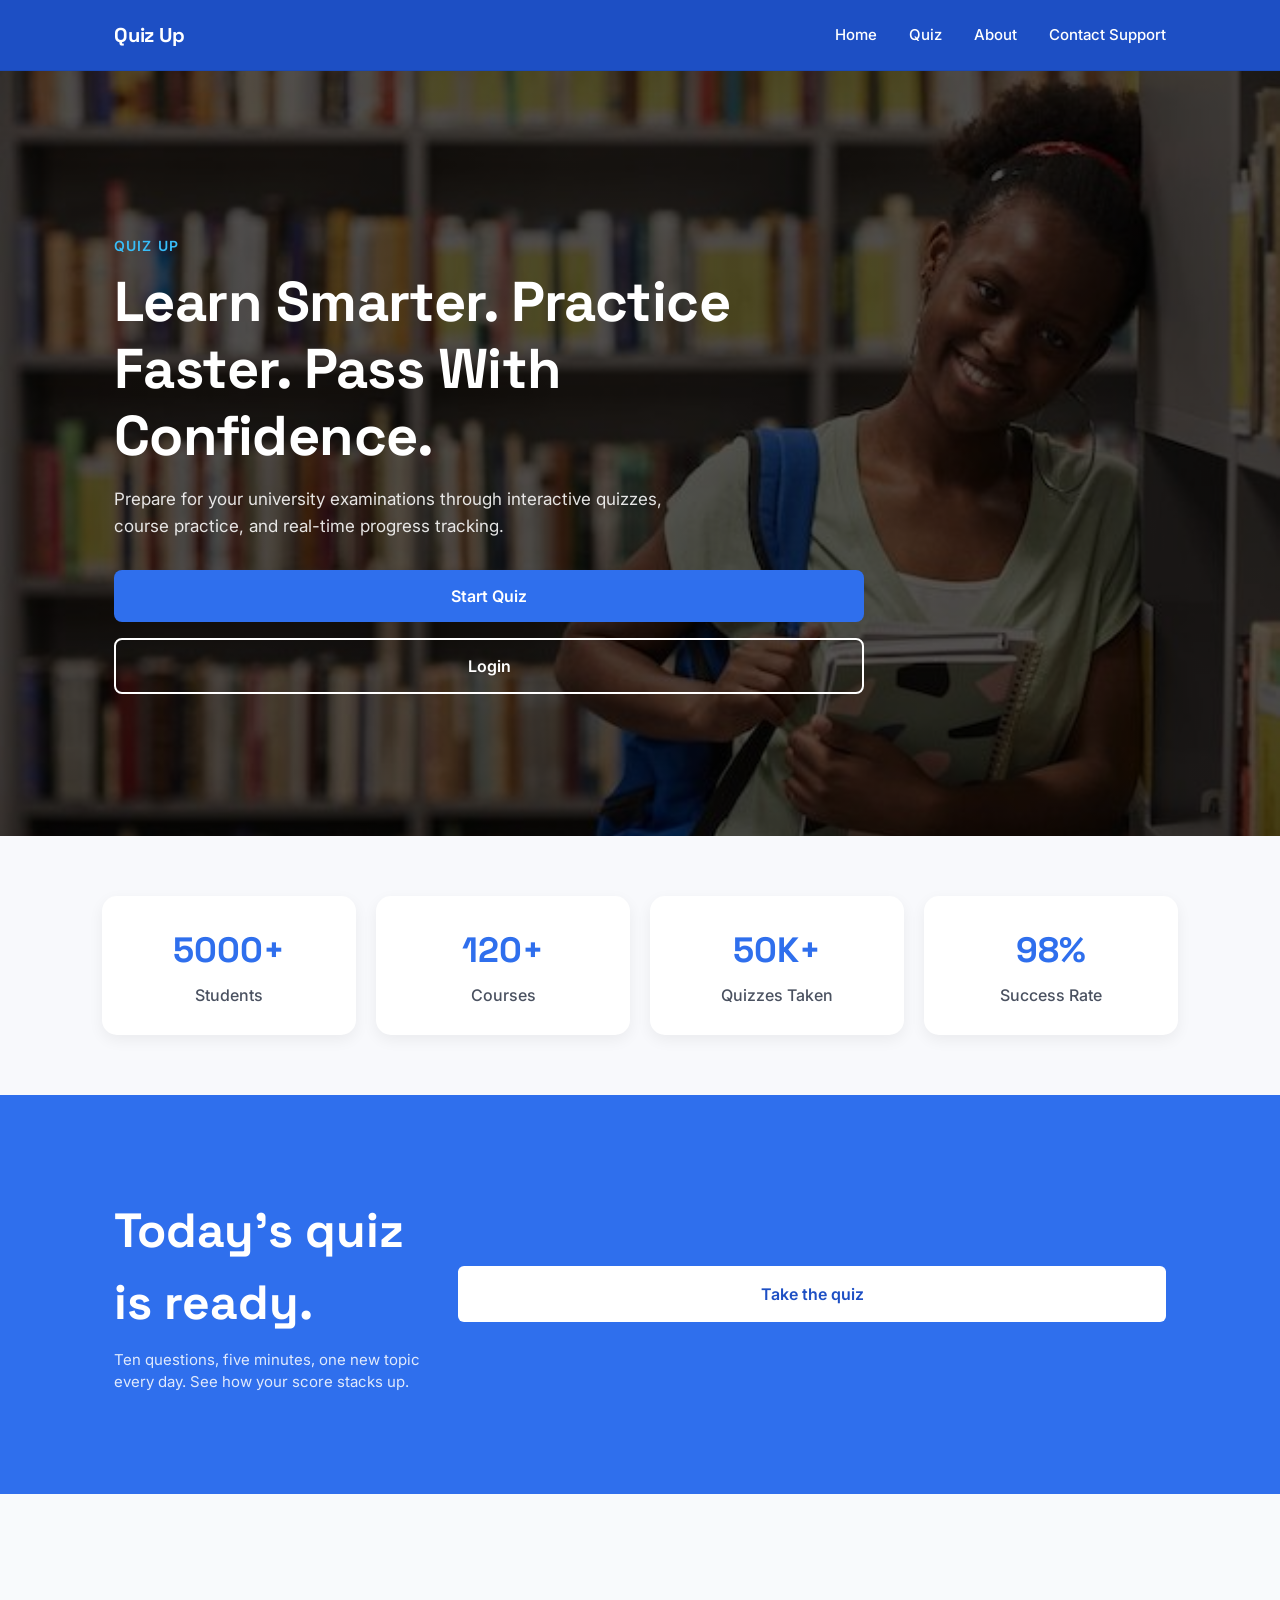
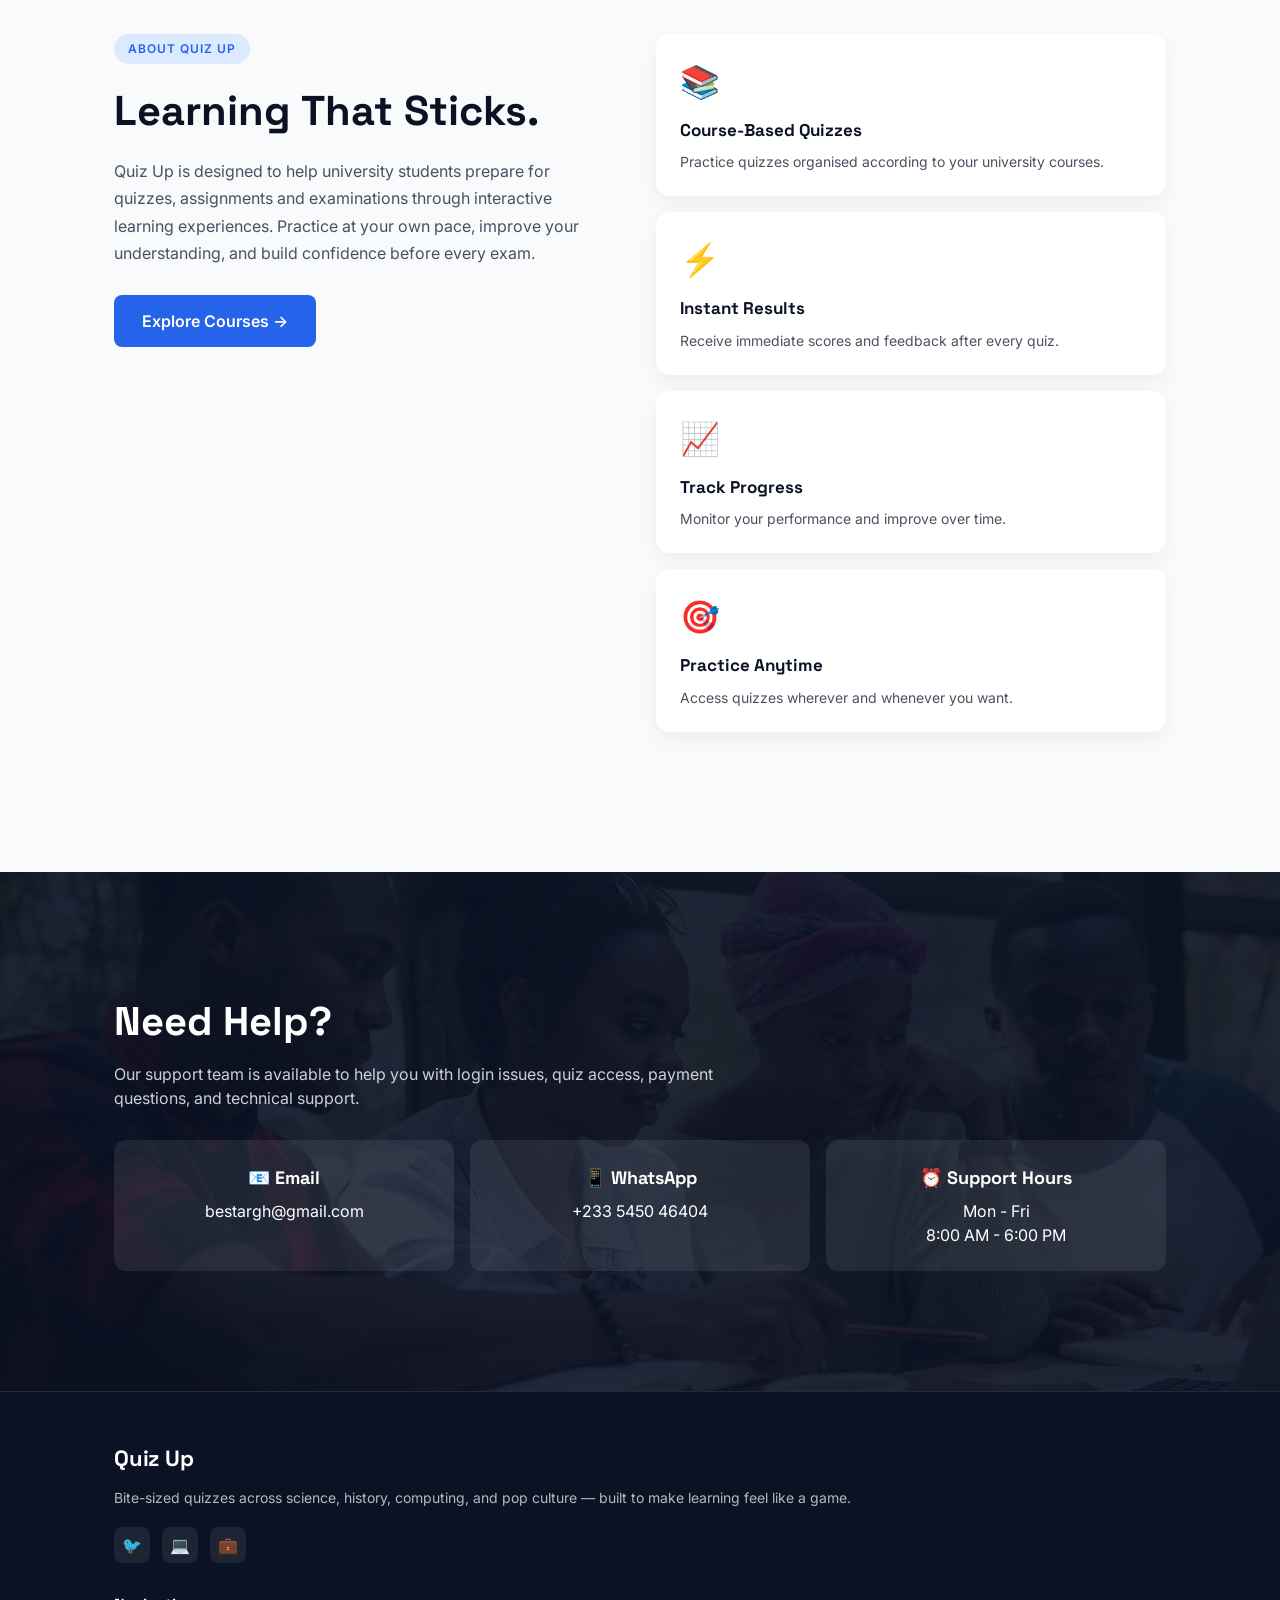
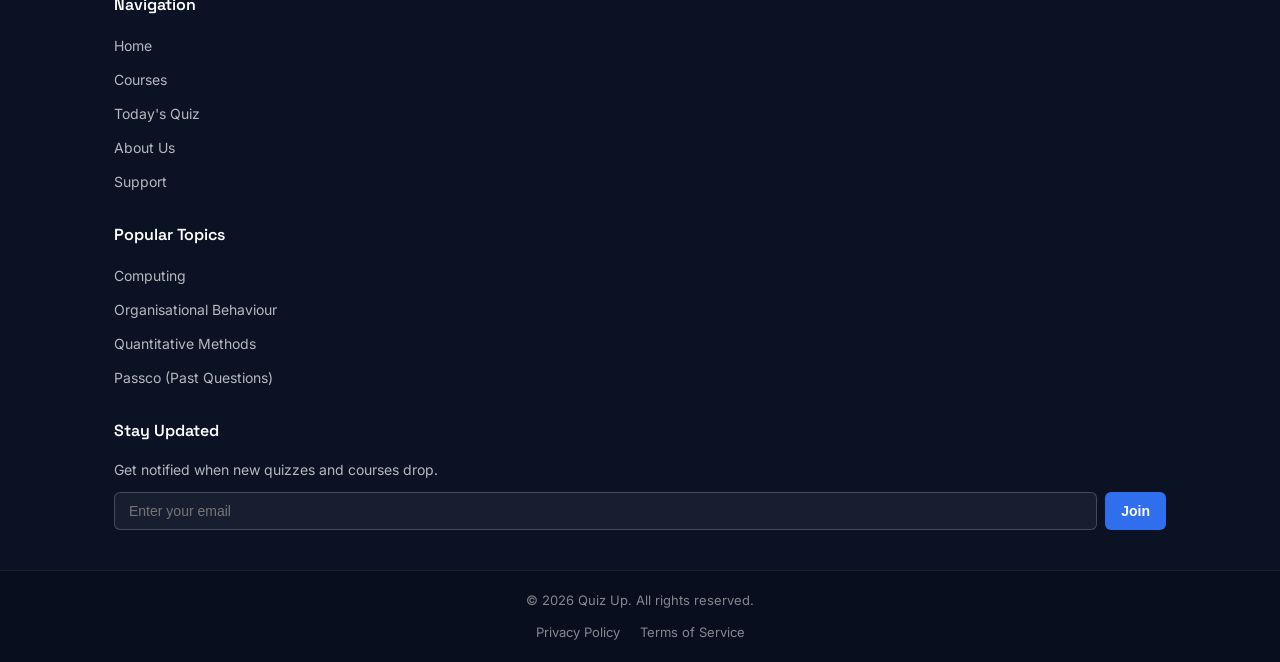
<file: index.html>
<!DOCTYPE html>
<html lang="en">
<head>
<meta charset="UTF-8">
<meta name="viewport" content="width=device-width, initial-scale=1.0">
<title>Quiz Up — Learn something new every day</title>
<link rel="preconnect" href="https://fonts.googleapis.com">
<link href="https://fonts.googleapis.com/css2?family=Space+Grotesk:wght@500;600;700&family=Inter:wght@400;500;600&display=swap" rel="stylesheet">
<link rel="stylesheet" href="style.css">
<link rel="stylesheet" href="https://cdnjs.cloudflare.com/ajax/libs/font-awesome/6.7.2/css/all.min.css">
</head>
<body>

<nav id="siteNav">
  <div class="nav-inner">
    <span class="brand">Quiz&nbsp;Up</span>
    <button class="nav-toggle" id="navToggle" aria-label="Toggle navigation">
      <i class="fa-solid fa-bars"></i>
    </button>
    <ul class="nav-links" id="navLinks">
      <li><a href="#home">Home</a></li>
      <li><a href="#quiz">Quiz</a></li>
      <li><a href="#about">About</a></li>
      <li><a href="#support">Contact Support</a></li>
    </ul>
  </div>
</nav>

<section id="home">
  <div class="section-inner">
    <div>
      <span class="eyebrow">Quiz Up</span>
      <h1>Learn Smarter. Practice Faster. Pass With Confidence.</h1>
      <p>Prepare for your university examinations through interactive quizzes, course practice, and real-time progress tracking.</p>
      <div class="hero-buttons">
        <a href="courses.html" class="btn-primary">Start Quiz</a>
        <a href="login.html" class="btn-secondary">Login</a>
      </div>
    </div>
  </div>
</section>

<section class="stats">
  <div class="stat-card">
    <h2>5000+</h2>
    <p>Students</p>
  </div>
  <div class="stat-card">
    <h2>120+</h2>
    <p>Courses</p>
  </div>
  <div class="stat-card">
    <h2>50K+</h2>
    <p>Quizzes Taken</p>
  </div>
  <div class="stat-card">
    <h2>98%</h2>
    <p>Success Rate</p>
  </div>
</section>

<section id="quiz">
  <div class="section-inner">
    <div>
      <h2>Today's quiz is ready.</h2>
      <p>Ten questions, five minutes, one new topic every day. See how your score stacks up.</p>
    </div>
    <a class="btn" href="courses.html" target="_blank" rel="noopener">Take the quiz</a>
  </div>
</section>

<section id="about">
  <div class="section-inner">
    <!-- Left Side -->
    <div class="about-content">
      <span class="about-tag">ABOUT QUIZ UP</span>
      <h2>Learning That Sticks.</h2>
      <p>
        Quiz Up is designed to help university students prepare for
        quizzes, assignments and examinations through interactive
        learning experiences. Practice at your own pace, improve
        your understanding, and build confidence before every exam.
      </p>
      <a href="courses.html" class="about-btn">Explore Courses &rarr;</a>
    </div>

    <!-- Right Side -->
    <div class="about-features">
      <div class="feature-card">
        <div class="feature-icon">📚</div>
        <h3>Course-Based Quizzes</h3>
        <p>Practice quizzes organised according to your university courses.</p>
      </div>

      <div class="feature-card">
        <div class="feature-icon">⚡</div>
        <h3>Instant Results</h3>
        <p>Receive immediate scores and feedback after every quiz.</p>
      </div>

      <div class="feature-card">
        <div class="feature-icon">📈</div>
        <h3>Track Progress</h3>
        <p>Monitor your performance and improve over time.</p>
      </div>

      <div class="feature-card">
        <div class="feature-icon">🎯</div>
        <h3>Practice Anytime</h3>
        <p>Access quizzes wherever and whenever you want.</p>
      </div>
    </div>
  </div>
</section>

<section id="support">
  <div class="section-inner">
    <div class="support-text">
      <h2>Need Help?</h2>
      <p>
        Our support team is available to help you with login issues,
        quiz access, payment questions, and technical support.
      </p>
    </div>

    <div class="support-cards">
      <div class="support-card">
        <h3>📧 Email</h3>
        <p>bestargh@gmail.com</p>
      </div>

      <div class="support-card">
        <h3>📱 WhatsApp</h3>
        <p>+233 5450 46404</p>
      </div>

      <div class="support-card">
        <h3>⏰ Support Hours</h3>
        <p>Mon - Fri<br>8:00 AM - 6:00 PM</p>
      </div>
    </div>
  </div>
</section>

<!-- SITE FOOTER -->
<footer id="siteFooter">
  <div class="footer-container">
    
    <!-- Column 1: Brand & Bio -->
    <div class="footer-col brand-col">
      <span class="brand">Quiz&nbsp;Up</span>
      <p class="brand-tagline">
        Bite-sized quizzes across science, history, computing, and pop culture — built to make learning feel like a game.
      </p>
      <div class="footer-socials">
        <a href="#" aria-label="Twitter">🐦</a>
        <a href="#" aria-label="GitHub">💻</a>
        <a href="#" aria-label="LinkedIn">💼</a>
      </div>
    </div>

    <!-- Column 2: Quick Links -->
    <div class="footer-col">
      <h4>Navigation</h4>
      <ul class="footer-links">
        <li><a href="index.html">Home</a></li>
        <li><a href="courses.html">Courses</a></li>
        <li><a href="#quiz">Today's Quiz</a></li>
        <li><a href="#about">About Us</a></li>
        <li><a href="#support">Support</a></li>
      </ul>
    </div>

    <!-- Column 3: Courses Quick Access -->
    <div class="footer-col">
      <h4>Popular Topics</h4>
      <ul class="footer-links">
        <li><a href="computing.html">Computing</a></li>
        <li><a href="organisational behaviour .html">Organisational Behaviour</a></li>
        <li><a href="Quantity method.html">Quantitative Methods</a></li>
        <li><a href="passco.html">Passco (Past Questions)</a></li>
      </ul>
    </div>

    <!-- Column 4: Newsletter -->
    <div class="footer-col newsletter-col">
      <h4>Stay Updated</h4>
      <p>Get notified when new quizzes and courses drop.</p>
      <form class="newsletter-form" onsubmit="event.preventDefault(); alert('Subscribed!');">
        <input type="email" placeholder="Enter your email" required>
        <button type="submit" class="btn-sub">Join</button>
      </form>
    </div>

  </div>

  <!-- Bottom Legal / Copyright Bar -->
  <div class="footer-bottom">
    <div class="footer-bottom-inner">
      <p>&copy; 2026 Quiz Up. All rights reserved.</p>
      <div class="legal-links">
        <a href="#">Privacy Policy</a>
        <a href="#">Terms of Service</a>
      </div>
    </div>
  </div>
</footer>

<script>
  // Nav Scroll State
  const nav = document.getElementById('siteNav');
  const SCROLL_THRESHOLD = 40;

  function updateNav() {
    if (window.scrollY > SCROLL_THRESHOLD) {
      nav.classList.add('scrolled');
    } else {
      nav.classList.remove('scrolled');
    }
  }

  window.addEventListener('scroll', updateNav, { passive: true });
  updateNav();

  // Mobile Menu Toggle
  const navToggle = document.getElementById('navToggle');
  const navLinks = document.getElementById('navLinks');

  navToggle.addEventListener('click', () => {
    navLinks.classList.toggle('active');
    const icon = navToggle.querySelector('i');
    icon.classList.toggle('fa-bars');
    icon.classList.toggle('fa-xmark');
  });

  // Close menu on link click
  document.querySelectorAll('.nav-links a').forEach(link => {
    link.addEventListener('click', () => {
      navLinks.classList.remove('active');
      const icon = navToggle.querySelector('i');
      if (icon) {
        icon.classList.add('fa-bars');
        icon.classList.remove('fa-xmark');
      }
    });
  });
</script>

</body>
</html>
</file>
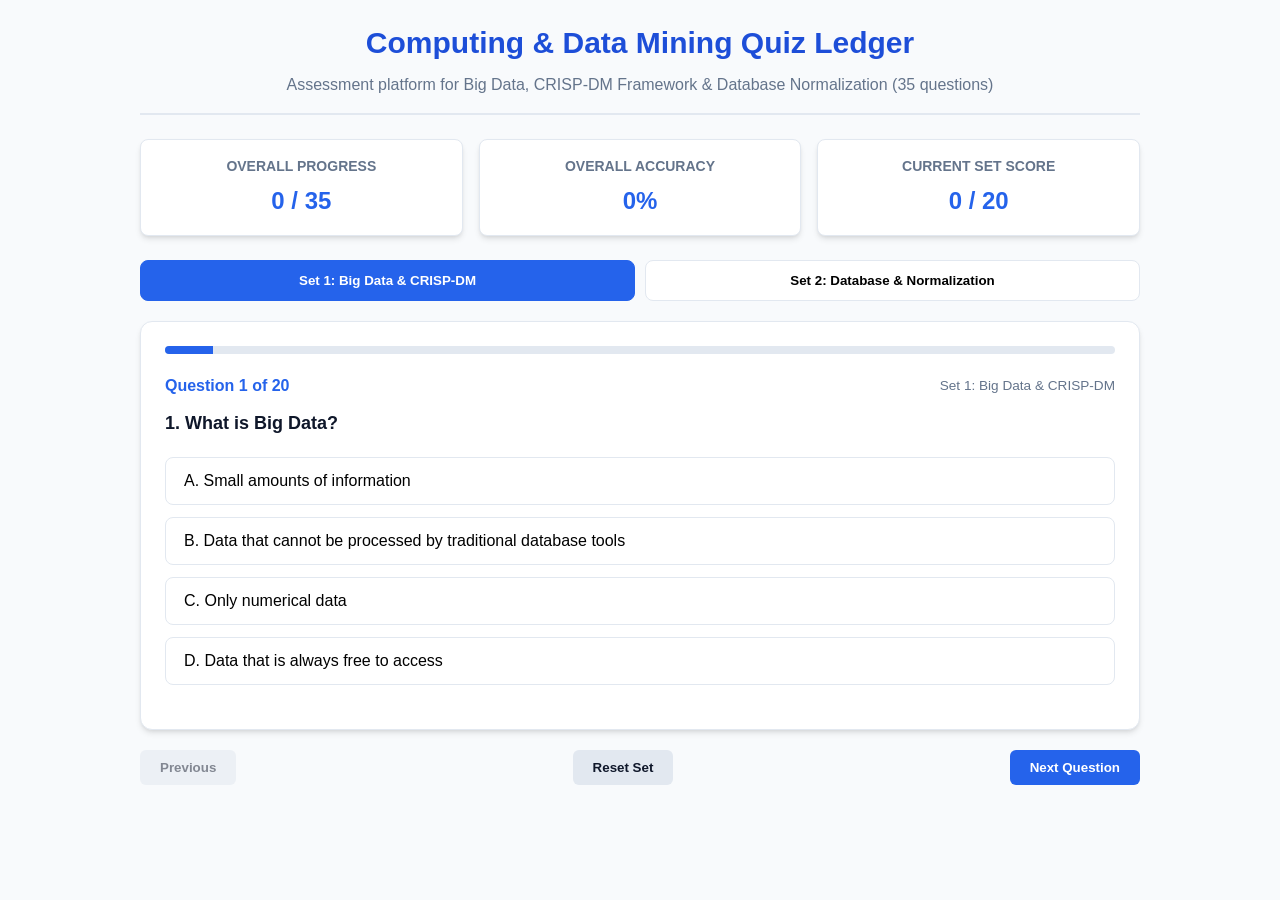
<file: COMPUTING.html>
<!DOCTYPE html>
<html lang="en">
<head>
  <meta charset="UTF-8">
  <meta name="viewport" content="width=device-width, initial-scale=1.0">
  <title>Computing & Data Mining Quiz Ledger</title>
  <style>
    :root {
      --primary: #2563eb;
      --primary-dark: #1d4ed8;
      --bg: #f8fafc;
      --card-bg: #ffffff;
      --text: #0f172a;
      --text-muted: #64748b;
      --correct: #16a34a;
      --correct-bg: #f0fdf4;
      --incorrect: #dc2626;
      --incorrect-bg: #fef2f2;
      --border: #e2e8f0;
      --shadow: 0 4px 6px -1px rgb(0 0 0 / 0.1), 0 2px 4px -2px rgb(0 0 0 / 0.1);
    }

    * {
      box-sizing: border-box;
      margin: 0;
      padding: 0;
      font-family: -apple-system, BlinkMacSystemFont, "Segoe UI", Roboto, Helvetica, Arial, sans-serif;
    }

    body {
      background-color: var(--bg);
      color: var(--text);
      line-height: 1.5;
      padding: 20px;
    }

    .container {
      max-width: 1000px;
      margin: 0 auto;
    }

    header {
      text-align: center;
      margin-bottom: 24px;
      padding-bottom: 16px;
      border-bottom: 2px solid var(--border);
    }

    header h1 {
      font-size: 1.875rem;
      color: var(--primary-dark);
      margin-bottom: 8px;
    }

    header p {
      color: var(--text-muted);
    }

    /* Score Ledger Summary */
    .ledger-summary {
      display: grid;
      grid-template-columns: repeat(auto-fit, minmax(200px, 1fr));
      gap: 16px;
      margin-bottom: 24px;
    }

    .ledger-card {
      background: var(--card-bg);
      padding: 16px;
      border-radius: 8px;
      border: 1px solid var(--border);
      box-shadow: var(--shadow);
      text-align: center;
    }

    .ledger-card h3 {
      font-size: 0.875rem;
      text-transform: uppercase;
      color: var(--text-muted);
      margin-bottom: 6px;
    }

    .ledger-card .score {
      font-size: 1.5rem;
      font-weight: bold;
      color: var(--primary);
    }

    /* Navigation Tabs */
    .tabs {
      display: flex;
      flex-wrap: wrap;
      gap: 10px;
      margin-bottom: 20px;
    }

    .tab-btn {
      flex: 1;
      min-width: 180px;
      padding: 12px 16px;
      background: var(--card-bg);
      border: 1px solid var(--border);
      border-radius: 8px;
      font-weight: 600;
      cursor: pointer;
      transition: all 0.2s ease;
      text-align: center;
    }

    .tab-btn:hover {
      background: #f1f5f9;
    }

    .tab-btn.active {
      background: var(--primary);
      color: white;
      border-color: var(--primary);
    }

    /* Quiz Card Area */
    .quiz-card {
      background: var(--card-bg);
      padding: 24px;
      border-radius: 12px;
      border: 1px solid var(--border);
      box-shadow: var(--shadow);
      margin-bottom: 20px;
    }

    .progress-bar-container {
      width: 100%;
      height: 8px;
      background: var(--border);
      border-radius: 4px;
      margin-bottom: 20px;
      overflow: hidden;
    }

    .progress-bar {
      height: 100%;
      background: var(--primary);
      width: 0%;
      transition: width 0.3s ease;
    }

    .question-header {
      display: flex;
      justify-content: space-between;
      align-items: center;
      margin-bottom: 12px;
    }

    .question-number {
      font-weight: bold;
      color: var(--primary);
    }

    .question-text {
      font-size: 1.125rem;
      font-weight: 600;
      margin-bottom: 20px;
    }

    .options-grid {
      display: grid;
      gap: 12px;
      margin-bottom: 20px;
    }

    .option-btn {
      padding: 14px 18px;
      text-align: left;
      background: #ffffff;
      border: 1.5px solid var(--border);
      border-radius: 8px;
      font-size: 1rem;
      cursor: pointer;
      transition: all 0.2s ease;
    }

    .option-btn:hover:not(:disabled) {
      border-color: var(--primary);
      background-color: #eff6ff;
    }

    .option-btn.selected-correct {
      background-color: var(--correct-bg);
      border-color: var(--correct);
      color: var(--correct);
      font-weight: 600;
    }

    .option-btn.selected-incorrect {
      background-color: var(--incorrect-bg);
      border-color: var(--incorrect);
      color: var(--incorrect);
      font-weight: 600;
    }

    .option-btn.show-correct {
      border-color: var(--correct);
      background-color: var(--correct-bg);
    }

    /* Explanation Box */
    .explanation-box {
      margin-top: 16px;
      padding: 14px 18px;
      border-radius: 8px;
      background-color: #f1f5f9;
      border-left: 4px solid var(--primary);
      display: none;
    }

    .explanation-box.active {
      display: block;
    }

    /* Controls */
    .controls {
      display: flex;
      justify-content: space-between;
      gap: 12px;
    }

    .btn {
      padding: 10px 20px;
      border: none;
      border-radius: 6px;
      font-weight: 600;
      cursor: pointer;
      transition: background 0.2s;
    }

    .btn-secondary {
      background: #e2e8f0;
      color: var(--text);
    }

    .btn-secondary:hover {
      background: #cbd5e1;
    }

    .btn-primary {
      background: var(--primary);
      color: white;
    }

    .btn-primary:hover {
      background: var(--primary-dark);
    }

    .btn:disabled {
      opacity: 0.5;
      cursor: not-allowed;
    }

    @media (max-width: 600px) {
      .tabs {
        flex-direction: column;
      }
    }
  </style>
</head>
<body>

<div class="container">
  <header>
    <h1>Computing & Data Mining Quiz Ledger</h1>
    <p>Assessment platform for Big Data, CRISP-DM Framework & Database Normalization (35 questions)</p>
  </header>

  <!-- Summary Ledger -->
  <div class="ledger-summary">
    <div class="ledger-card">
      <h3>Overall Progress</h3>
      <div class="score" id="total-progress">0 / 35</div>
    </div>
    <div class="ledger-card">
      <h3>Overall Accuracy</h3>
      <div class="score" id="overall-accuracy">0%</div>
    </div>
    <div class="ledger-card">
      <h3>Current Set Score</h3>
      <div class="score" id="current-set-score">0 / 20</div>
    </div>
  </div>

  <!-- Tabs -->
  <div class="tabs">
    <button class="tab-btn active" onclick="switchSet(0)">Set 1: Big Data & CRISP-DM</button>
    <button class="tab-btn" onclick="switchSet(1)">Set 2: Database & Normalization</button>
  </div>

  <!-- Quiz Card Area -->
  <div class="quiz-card">
    <div class="progress-bar-container">
      <div class="progress-bar" id="progress-bar"></div>
    </div>

    <div class="question-header">
      <span class="question-number" id="question-number">Question 1 of 20</span>
      <span id="set-title-badge" style="font-size: 0.85rem; color: var(--text-muted);">Set 1</span>
    </div>

    <div class="question-text" id="question-text">Loading question...</div>

    <div class="options-grid" id="options-grid"></div>

    <div class="explanation-box" id="explanation-box">
      <strong>Explanation / Key Concept:</strong>
      <p id="explanation-text"></p>
    </div>
  </div>

  <!-- Navigation Controls -->
  <div class="controls">
    <button class="btn btn-secondary" id="prev-btn" onclick="prevQuestion()" disabled>Previous</button>
    <button class="btn btn-secondary" onclick="resetCurrentSet()">Reset Set</button>
    <button class="btn btn-primary" id="next-btn" onclick="nextQuestion()">Next Question</button>
  </div>
</div>

<script>
// Quiz Data (35 questions across 2 sets)
const quizData = [
  // SET 1
  {
    setTitle: "Set 1: Big Data & CRISP-DM",
    questions: [
      {
        question: "1. What is Big Data?",
        options: [
          "Small amounts of information",
          "Data that cannot be processed by traditional database tools",
          "Only numerical data",
          "Data that is always free to access"
        ],
        correct: 1,
        explanation: "Big Data refers to data sets that are too large or complex to be dealt with by traditional data-processing application software."
      },
      {
        question: "2. Which of the following is a characteristic of Big Data?",
        options: ["Volume", "Color", "Shape", "Texture"],
        correct: 0,
        explanation: "The core characteristics (V's) of Big Data include Volume, Velocity, Variety, Veracity, and Value."
      },
      {
        question: "3. Which of the following technologies contributes to the growth of Big Data?",
        options: ["Steam engines", "Internet of Things (IoT)", "Typewriters", "Pencil and paper"],
        correct: 1,
        explanation: "IoT devices continuously generate huge volumes of real-time sensor data, driving Big Data growth."
      },
      {
        question: "4. What role do social media platforms play in Big Data? They",
        options: [
          "decrease data collection",
          "generate large volumes of user-generated data",
          "do not affect Big Data",
          "only store text data"
        ],
        correct: 1,
        explanation: "Social media platforms collect massive amounts of user-generated unstructured/semi-structured data daily."
      },
      {
        question: "5. Which of the following is not a benefit of Big Data?",
        options: [
          "Improved decision-making",
          "Higher security risks",
          "Enhanced customer experiences",
          "Better predictive analytics"
        ],
        correct: 1,
        explanation: "Higher security risks are a potential drawback or challenge of managing Big Data, not a benefit."
      },
      {
        question: "6. Which term describes the analysis of large sets of data to discover patterns and trends? Data",
        options: ["sorting", "mining", "manual", "ignoring"],
        correct: 1,
        explanation: "Data mining involves extracting meaningful patterns and knowledge from extensive datasets."
      },
      {
        question: "7. What type of analytics helps in predicting future events?",
        options: ["Descriptive", "Diagnostic", "Predictive", "Prescriptive"],
        correct: 2,
        explanation: "Predictive analytics utilizes statistical models and forecast techniques to project future outcomes."
      },
      {
        question: "8. Predictive Analytics often uses techniques from which field?",
        options: ["Statistics and machine learning", "Accounting", "Sociology", "Literature"],
        correct: 0,
        explanation: "Predictive analytics heavily relies on statistical algorithms and machine learning methodologies."
      },
      {
        question: "9. What kind of data does Diagnostic Analytics focus on?",
        options: ["Future", "Real-time", "Historical", "Forecasted"],
        correct: 2,
        explanation: "Diagnostic analytics examines historical data to understand 'why' something happened."
      },
      {
        question: "10. Which of the following best describes Prescriptive Analytics?",
        options: [
          "Describes past interactions and their effects",
          "Suggests actions to achieve desired outcomes",
          "Predicts future scenarios",
          "Only analyzes current data"
        ],
        correct: 1,
        explanation: "Prescriptive analytics recommends specific course-of-action choices to achieve optimal targets."
      },
      {
        question: "11. What does CRISP-DM stand for?",
        options: [
          "Cross-Industry Standard Process for Data Mining",
          "Cross-Reference Integrated Standard Process for Digital Marketing",
          "Centralized Research and Information System for Data Management",
          "Created Research Integrated System for Data Management"
        ],
        correct: 0,
        explanation: "CRISP-DM stands for Cross-Industry Standard Process for Data Mining, a widely used analytics methodology."
      },
      {
        question: "12. Which phase of the CRISP-DM framework focuses on understanding the project objectives and requirements?",
        options: ["Data Preparation", "Business Understanding", "Data Mining", "Deployment"],
        correct: 1,
        explanation: "Business Understanding is the initial phase prioritizing goals and requirements from a business perspective."
      },
      {
        question: "13. What is the main goal of the Data Understanding phase in CRISP-DM?",
        options: [
          "To conduct first tests",
          "To collect and explore the data",
          "To deploy the model",
          "To clean the data"
        ],
        correct: 1,
        explanation: "Data Understanding focuses on initial data collection, identifying quality issues, and discovering first insights."
      },
      {
        question: "14. What does the Data Preparation phase involve?",
        options: [
          "Writing the final report",
          "Selecting and cleaning data for analysis",
          "Training a machine learning model",
          "Collecting raw data without any organization"
        ],
        correct: 1,
        explanation: "Data Preparation covers constructing the final dataset (cleaning, transforming, selecting) from raw data."
      },
      {
        question: "15. In CRISP-DM, which phase follows Data Preparation?",
        options: ["Business Understanding", "Knowledge Discovery", "Data Mining", "Evaluation"],
        correct: 2,
        explanation: "Data Preparation is followed by the Modeling (or Data Mining execution) stage."
      },
      {
        question: "16. The purpose of the Modeling phase in CRISP-DM is to",
        options: [
          "Prepare the data for analysis",
          "Create and assess models for analysis",
          "Implement the final model",
          "Present results to stakeholders"
        ],
        correct: 1,
        explanation: "The Modeling phase selects and applies various modeling techniques to calibrate parameters."
      },
      {
        question: "17. What is the focus of the Evaluation phase in CRISP-DM? To",
        options: [
          "summarize data findings",
          "assess the model's effectiveness and ensure it meets business objectives",
          "create new models",
          "deploy the model in production"
        ],
        correct: 1,
        explanation: "Evaluation ensures that the construct constructed properly satisfies original business objectives."
      },
      {
        question: "18. In the Deployment phase of CRISP-DM, what primarily happens?",
        options: [
          "The model is tested again",
          "Results are presented to stakeholders",
          "The model is implemented and used for decision-making",
          "Data is archived"
        ],
        correct: 2,
        explanation: "Deployment integrates model outputs into operational decision-making environments."
      },
      {
        question: "19. Which phase would you associate with choosing the right techniques for analysis?",
        options: ["Data Preparation", "Modeling", "Evaluation", "Deployment"],
        correct: 1,
        explanation: "Selecting statistical and algorithmic techniques is performed during the Modeling phase."
      },
      {
        question: "20. CRISP-DM is best described as a",
        options: [
          "linear process for data analysis",
          "circular process that allows for iterations",
          "strict methodology with no flexibility",
          "one-time project guideline"
        ],
        correct: 1,
        explanation: "CRISP-DM is an iterative, non-linear methodology where phases frequently loop back based on feedback."
      }
    ]
  },
  // SET 2
  {
    setTitle: "Set 2: Database & Normalization",
    questions: [
      {
        question: "21. Big data can effectively be analysed in spreadsheets.",
        options: ["True", "False"],
        correct: 1,
        explanation: "False. Traditional spreadsheets cannot handle the volume, velocity, and complexity of Big Data."
      },
      {
        question: "22. The principle of atomicity requires that relational database tables serve a single purpose.",
        options: ["True", "False"],
        correct: 1,
        explanation: "False. Atomicity in database normalization means attribute fields contain single indivisible values, not multi-valued items."
      },
      {
        question: "23. Full dependency literally means that a relational database table should be a multiple-purpose table.",
        options: ["True", "False"],
        correct: 1,
        explanation: "False. Full functional dependency dictates that non-key attributes must depend on the entire primary key."
      },
      {
        question: "24. To adhere to the principles of normalization, a column of a database table must store single values only.",
        options: ["True", "False"],
        correct: 0,
        explanation: "True. First Normal Form (1NF) explicitly requires columns to store atomic (single) values."
      },
      {
        question: "25. The process of uncovering patterns and other valuable information from large data sets (Big Data) is referred to as",
        options: ["Big data analytics", "Knowledge discovery in data"],
        correct: 1,
        explanation: "Knowledge Discovery in Data (KDD) or Data Mining is the structured process of discovering patterns in datasets."
      },
      {
        question: "26. Which of the following is not an importance of data mining?",
        options: [
          "Identify most likely buyers of new products and services",
          "Forecast consumption levels of different product types",
          "Identify commonalities and anomalies in production systems",
          "Improve the ethical behaviour of employees"
        ],
        correct: 3,
        explanation: "Data mining analyzes patterns in data; it cannot directly monitor or improve personal human morality/ethics."
      },
      {
        question: "27. The cross-industry process for data mining suggests six-steps process for carrying out data mining. Which of the following is one of them?",
        options: [
          "Recruitment of people",
          "Training of people",
          "Motivating people",
          "Understanding of the business"
        ],
        correct: 3,
        explanation: "Business Understanding is step 1 of the six-step CRISP-DM process."
      },
      {
        question: "28. Cluster analysis as a data mining method involves",
        options: [
          "Processing data into groups on the basis of how closely associated they are",
          "The process of predicting the values of a response variable from predictor variable(s)",
          "Observation for data items in a dataset that do not match an expected pattern or an expected behavior",
          "Identifying interesting relations between different variables in large databases"
        ],
        correct: 0,
        explanation: "Clustering groups records based on structural similarities and proximity in feature space."
      },
      {
        question: "29. In a relational database management system, the process of structuring database tables to eliminate database anomalies is referred to as",
        options: ["Non-normalization", "Normal table structuring", "Normalization", "Elimination"],
        correct: 2,
        explanation: "Normalization minimizes redundancy and avoids insertion, update, and deletion anomalies."
      },
      {
        question: "30. Which of the following items can be classified under internet of things (IoT)?",
        options: [
          "Supercomputers and mainframes",
          "Desktop and laptop computers",
          "Wearable fitness devices, and smart footballs",
          "Smart phones and tablets"
        ],
        correct: 2,
        explanation: "Connected edge physical devices like wearables and smart objects constitute the IoT ecosystem."
      },
      {
        question: "31. Data mining is also referred to as",
        options: [
          "Knowledge discovery in data",
          "Knowledge management system",
          "Data visualization system",
          "Descriptive analytics"
        ],
        correct: 0,
        explanation: "Data Mining is synonymously referred to as Knowledge Discovery in Data (KDD)."
      },
      {
        question: "32. One of the database technologies that has emerged in response to the big data revolution is the",
        options: [
          "Flat file database management systems",
          "Large data management systems",
          "Relational database management systems",
          "Silo database management systems"
        ],
        correct: 2,
        explanation: "Relational database systems evolved to manage structured operational data (while NoSQL systems expanded for unstructured Big Data)."
      },
      {
        question: "33. In respect of 1NF, every table should have a column which provides values that guarantees uniqueness of records in the table. Such a column is referred to as",
        options: ["Unique column", "Separate field", "Primary key column", "Foreign key column"],
        correct: 2,
        explanation: "A Primary Key is a unique identifier assigned to distinctly identify each record in a relational table."
      },
      {
        question: "34. Relational database management systems are most suitable for the",
        options: [
          "Storing, managing and retrieving of structured big data",
          "Storing, managing and retrieving of unstructured big data",
          "Storing, managing and retrieving of semi-structured big data",
          "Managing of legacy database systems"
        ],
        correct: 0,
        explanation: "RDBMS platforms excel at managing highly structured relational schema and transactional data."
      },
      {
        question: "35. In 2NF, in summary, requires that all non-key attributes fully depend on the",
        options: ["Primary key", "Foreign key"],
        correct: 0,
        explanation: "Second Normal Form (2NF) mandates that all non-key columns must be fully functionally dependent on the primary key."
      }
    ]
  }
];

// App State
let currentSetIndex = 0;
let currentQuestionIndex = 0;

// Track user selections: userAnswers[setIndex][questionIndex] = chosenIndex
let userAnswers = [
  Array(20).fill(null),
  Array(15).fill(null)
];

// DOM Element References
const totalProgressEl = document.getElementById('total-progress');
const overallAccuracyEl = document.getElementById('overall-accuracy');
const currentSetScoreEl = document.getElementById('current-set-score');
const progressBarEl = document.getElementById('progress-bar');
const questionNumberEl = document.getElementById('question-number');
const setTitleBadgeEl = document.getElementById('set-title-badge');
const questionTextEl = document.getElementById('question-text');
const optionsGridEl = document.getElementById('options-grid');
const explanationBoxEl = document.getElementById('explanation-box');
const explanationTextEl = document.getElementById('explanation-text');
const prevBtn = document.getElementById('prev-btn');
const nextBtn = document.getElementById('next-btn');

function initApp() {
  renderQuestion();
  updateLedger();
}

function renderQuestion() {
  const currentSet = quizData[currentSetIndex];
  const q = currentSet.questions[currentQuestionIndex];
  const selectedOption = userAnswers[currentSetIndex][currentQuestionIndex];

  setTitleBadgeEl.textContent = currentSet.setTitle;
  questionNumberEl.textContent = `Question ${currentQuestionIndex + 1} of ${currentSet.questions.length}`;
  questionTextEl.textContent = q.question;
  
  const progressPercent = ((currentQuestionIndex + 1) / currentSet.questions.length) * 100;
  progressBarEl.style.width = `${progressPercent}%`;

  optionsGridEl.innerHTML = '';
  q.options.forEach((optText, index) => {
    const btn = document.createElement('button');
    btn.className = 'option-btn';
    btn.textContent = `${String.fromCharCode(65 + index)}. ${optText}`;

    if (selectedOption !== null) {
      btn.disabled = true;
      if (index === q.correct) {
        btn.classList.add('show-correct');
      }
      if (index === selectedOption) {
        if (selectedOption === q.correct) {
          btn.classList.add('selected-correct');
        } else {
          btn.classList.add('selected-incorrect');
        }
      }
    } else {
      btn.onclick = () => selectOption(index);
    }

    optionsGridEl.appendChild(btn);
  });

  if (selectedOption !== null) {
    explanationTextEl.textContent = q.explanation;
    explanationBoxEl.classList.add('active');
  } else {
    explanationBoxEl.classList.remove('active');
  }

  prevBtn.disabled = (currentQuestionIndex === 0);
  if (currentQuestionIndex === currentSet.questions.length - 1) {
    nextBtn.textContent = (currentSetIndex < quizData.length - 1) ? "Next Set" : "Finish Quiz";
  } else {
    nextBtn.textContent = "Next Question";
  }
}

function selectOption(optionIndex) {
  userAnswers[currentSetIndex][currentQuestionIndex] = optionIndex;
  renderQuestion();
  updateLedger();
}

function updateLedger() {
  let totalAnswered = 0;
  let totalCorrect = 0;
  let currentSetCorrect = 0;

  userAnswers.forEach((setAns, sIdx) => {
    setAns.forEach((ans, qIdx) => {
      if (ans !== null) {
        totalAnswered++;
        const isCorrect = (ans === quizData[sIdx].questions[qIdx].correct);
        if (isCorrect) totalCorrect++;

        if (sIdx === currentSetIndex && isCorrect) {
          currentSetCorrect++;
        }
      }
    });
  });

  totalProgressEl.textContent = `${totalAnswered} / 35`;
  const accuracy = totalAnswered > 0 ? Math.round((totalCorrect / totalAnswered) * 100) : 0;
  overallAccuracyEl.textContent = `${accuracy}%`;
  currentSetScoreEl.textContent = `${currentSetCorrect} / ${quizData[currentSetIndex].questions.length}`;
}

function switchSet(setIdx) {
  currentSetIndex = setIdx;
  currentQuestionIndex = 0;
  
  const tabs = document.querySelectorAll('.tab-btn');
  tabs.forEach((tab, index) => {
    tab.classList.toggle('active', index === setIdx);
  });

  renderQuestion();
  updateLedger();
}

function nextQuestion() {
  const currentSet = quizData[currentSetIndex];
  if (currentQuestionIndex < currentSet.questions.length - 1) {
    currentQuestionIndex++;
    renderQuestion();
  } else if (currentSetIndex < quizData.length - 1) {
    switchSet(currentSetIndex + 1);
  } else {
    alert(`Quiz Complete! Your overall accuracy is ${overallAccuracyEl.textContent} across 35 questions.`);
  }
}

function prevQuestion() {
  if (currentQuestionIndex > 0) {
    currentQuestionIndex--;
    renderQuestion();
  }
}

function resetCurrentSet() {
  if (confirm("Are you sure you want to reset your answers for this set?")) {
    const currentSetLength = quizData[currentSetIndex].questions.length;
    userAnswers[currentSetIndex] = Array(currentSetLength).fill(null);
    currentQuestionIndex = 0;
    renderQuestion();
    updateLedger();
  }
}

initApp();
</script>
</body>
</html>
</file>
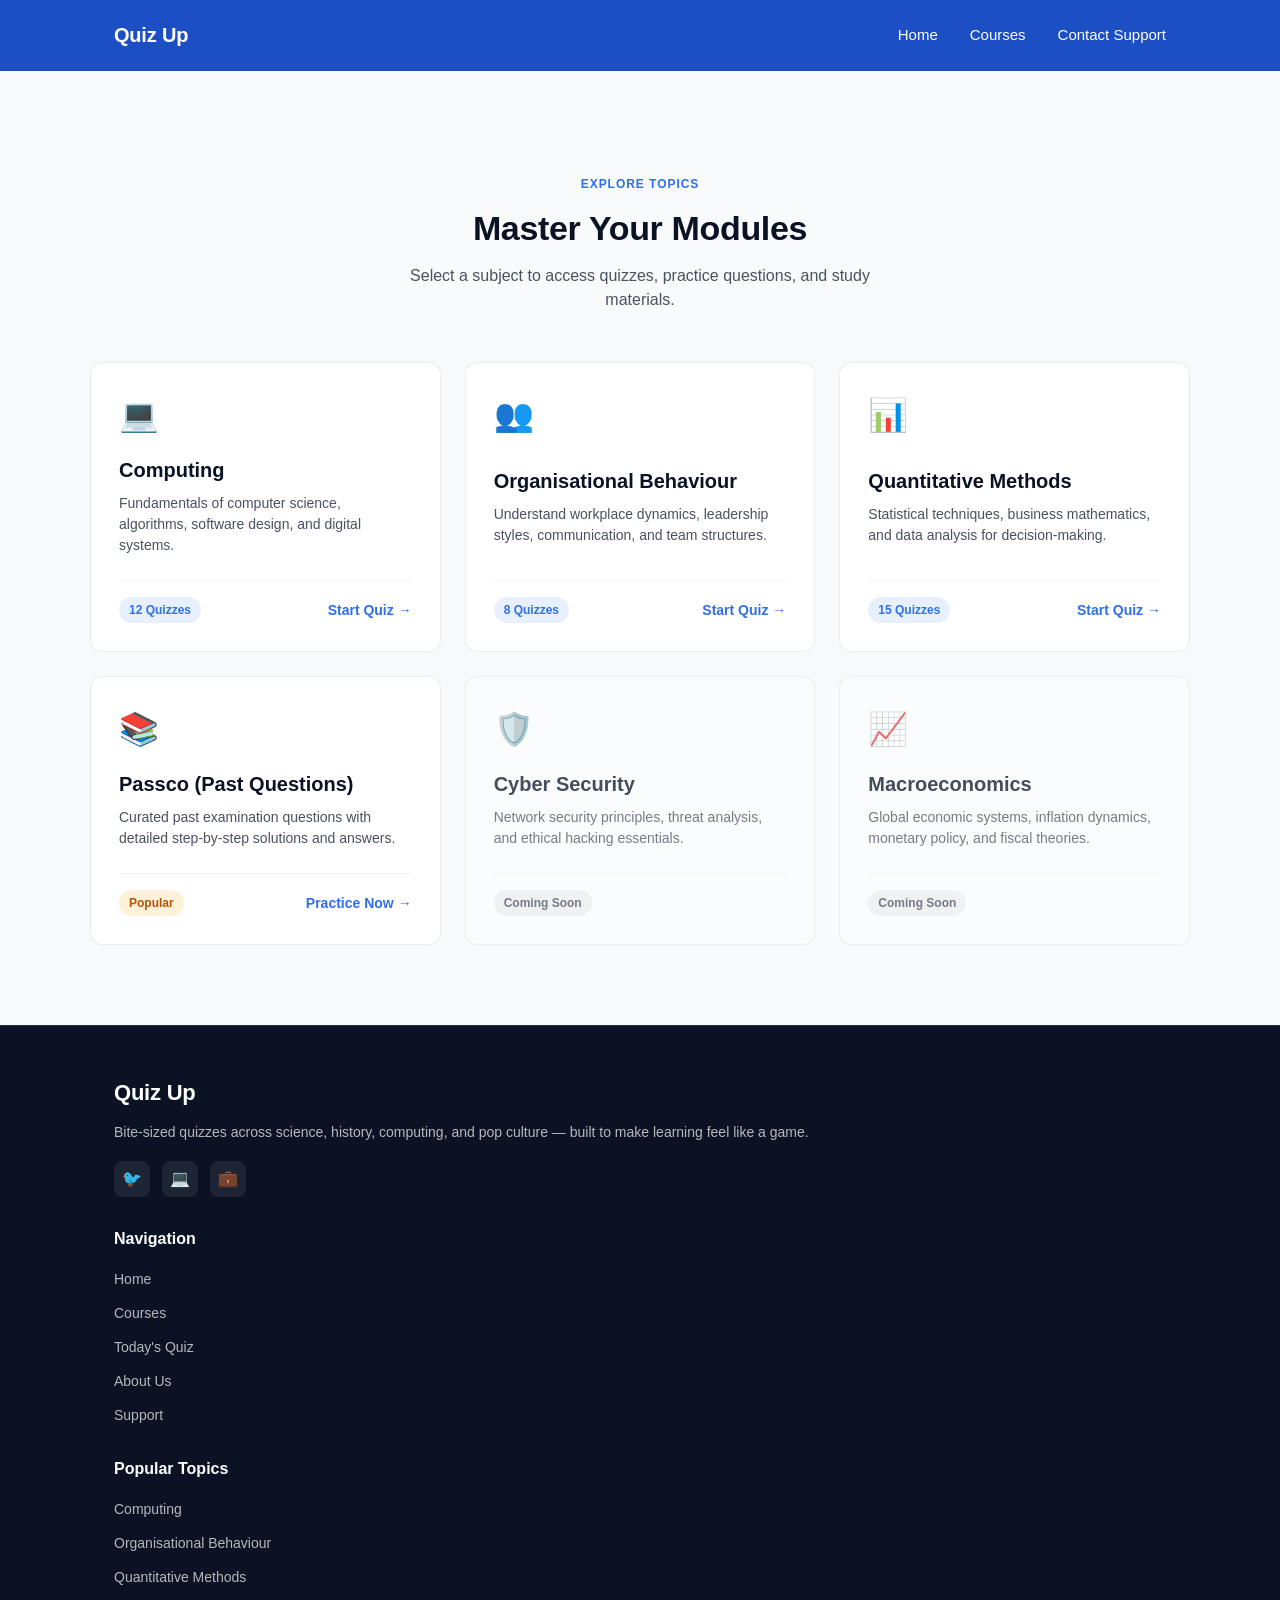
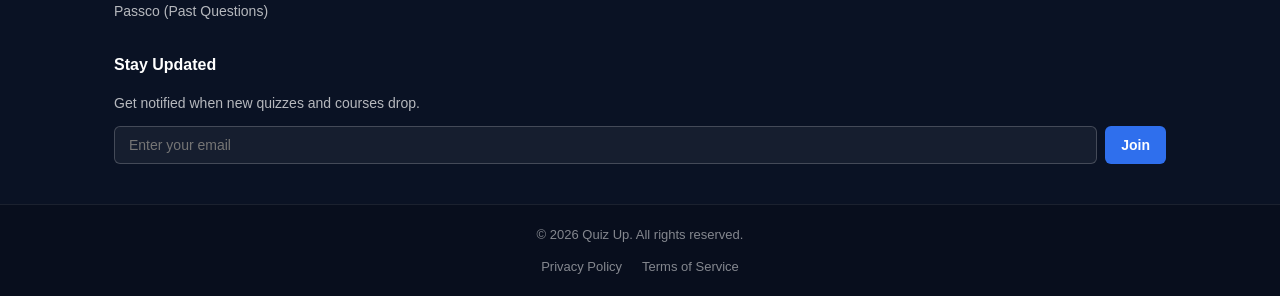
<file: courses.html>
<!DOCTYPE html>
<html lang="en">
<head>
  <meta charset="UTF-8">
  <meta name="viewport" content="width=device-width, initial-scale=1.0">
  <title>Courses- QuizUp</title>
  <link rel="stylesheet" href="Course.css">
  <link rel="stylesheet" href="style.css">
</head>
<body>
  <!-- NAV BAR (reused from homepage layout) -->
<nav id="siteNav">
  <div class="nav-inner">
    <span class="brand">Quiz&nbsp;Up</span>
    <ul class="nav-links">
      <li><a href="index.html">Home</a></li>
      <li><a href="#courses">Courses</a></li>
      <li><a href="#support">Contact Support</a></li>
    </ul>
  </div>
</nav>

<!-- COURSES SECTION -->
<section id="courses">
  <div class="courses-container">
    
    <!-- Header -->
    <div class="courses-header">
      <span class="eyebrow">Explore Topics</span>
      <h2>Master Your Modules</h2>
      <p>Select a subject to access quizzes, practice questions, and study materials.</p>
    </div>

    <!-- Interactive Grid -->
    <div class="courses-grid">
      
      <!-- Card 1: Computing -->
      <!-- <div class="course-card">
        <div class="card-icon">💻</div>
        <div class="card-content">
          <h3>Computing</h3>
          <p>Fundamentals of computer science, algorithms, software design, and digital systems.</p>
        </div>
        <div class="card-footer">
          <span class="badge active">12 Quizzes</span>
          <a href="computing.html" class="course-link">Start Quiz &rarr;</a>
        </div>
      </div> -->

       <div class="course-card">
        <div class="card-icon">💻</div>
        <div class="card-content">
          <h3>Computing</h3>
          <p>Fundamentals of computer science, algorithms, software design, and digital systems.</p>
        </div>
        <div class="card-footer">
          <span class="badge active">12 Quizzes</span>
          <a href="computing2.html" class="course-link">Start Quiz &rarr;</a>
        </div>
      </div>

      <!-- Card 2: Organisational Behaviour -->
      <div class="course-card">
        <div class="card-icon">👥</div>
        <div class="card-content">
          <h3>Organisational Behaviour</h3>
          <p>Understand workplace dynamics, leadership styles, communication, and team structures.</p>
        </div>
        <div class="card-footer">
          <span class="badge active">8 Quizzes</span>
          <a href="organisational behaviour .html" class="course-link">Start Quiz &rarr;</a>
        </div>
      </div>

      <!-- Card 3: Quantitative Methods -->
      <div class="course-card">
        <div class="card-icon">📊</div>
        <div class="card-content">
          <h3>Quantitative Methods</h3>
          <p>Statistical techniques, business mathematics, and data analysis for decision-making.</p>
        </div>
        <div class="card-footer">
          <span class="badge active">15 Quizzes</span>
          <a href="Quantity method.html" class="course-link">Start Quiz &rarr;</a>
        </div>
      </div>


      <!-- Card 4: Passco -->
      <div class="course-card highlight">
        <div class="card-icon">📚</div>
        <div class="card-content">
          <h3>Passco (Past Questions)</h3>
          <p>Curated past examination questions with detailed step-by-step solutions and answers.</p>
        </div>
        <div class="card-footer">
          <span class="badge active-gold">Popular</span>
          <a href="passco.html" class="course-link">Practice Now &rarr;</a>
        </div>
      </div>

      <!-- Card 5: Coming Soon - Cyber Security -->
      <div class="course-card coming-soon">
        <div class="card-icon">🛡️</div>
        <div class="card-content">
          <h3>Cyber Security</h3>
          <p>Network security principles, threat analysis, and ethical hacking essentials.</p>
        </div>
        <div class="card-footer">
          <span class="badge soon">Coming Soon</span>
        </div>
      </div>

      <!-- Card 6: Coming Soon - Macroeconomics -->
      <div class="course-card coming-soon">
        <div class="card-icon">📈</div>
        <div class="card-content">
          <h3>Macroeconomics</h3>
          <p>Global economic systems, inflation dynamics, monetary policy, and fiscal theories.</p>
        </div>
        <div class="card-footer">
          <span class="badge soon">Coming Soon</span>
        </div>
      </div>

    </div>
  </div>
</section>

<!-- SITE FOOTER -->
<footer id="siteFooter">
  <div class="footer-container">
    
    <!-- Column 1: Brand & Bio -->
    <div class="footer-col brand-col">
      <span class="brand">Quiz&nbsp;Up</span>
      <p class="brand-tagline">
        Bite-sized quizzes across science, history, computing, and pop culture — built to make learning feel like a game.
      </p>
      <div class="footer-socials">
        <a href="#" aria-label="Twitter">🐦</a>
        <a href="#" aria-label="GitHub">💻</a>
        <a href="#" aria-label="LinkedIn">💼</a>
      </div>
    </div>

    <!-- Column 2: Quick Links -->
    <div class="footer-col">
      <h4>Navigation</h4>
      <ul class="footer-links">
        <li><a href="index.html">Home</a></li>
        <li><a href="#courses">Courses</a></li>
        <li><a href="#quiz">Today's Quiz</a></li>
        <li><a href="#about">About Us</a></li>
        <li><a href="#support">Support</a></li>
      </ul>
    </div>

    <!-- Column 3: Courses Quick Access -->
    <div class="footer-col">
      <h4>Popular Topics</h4>
      <ul class="footer-links">
        <li><a href="#courses">Computing</a></li>
        <li><a href="#courses">Organisational Behaviour</a></li>
        <li><a href="#courses">Quantitative Methods</a></li>
        <li><a href="#courses">Passco (Past Questions)</a></li>
      </ul>
    </div>

    <!-- Column 4: Newsletter -->
    <div class="footer-col newsletter-col">
      <h4>Stay Updated</h4>
      <p>Get notified when new quizzes and courses drop.</p>
      <form class="newsletter-form" onsubmit="event.preventDefault(); alert('Subscribed!');">
        <input type="email" placeholder="Enter your email" required>
        <button type="submit" class="btn-sub">Join</button>
      </form>
    </div>

  </div>

  <!-- Bottom Legal / Copyright Bar -->
  <div class="footer-bottom">
    <div class="footer-bottom-inner">
      <p>&copy; 2026 Quiz Up. All rights reserved.</p>
      <div class="legal-links">
        <a href="#">Privacy Policy</a>
        <a href="#">Terms of Service</a>
      </div>
    </div>
  </div>
</footer>

</body>
</html>
</file>
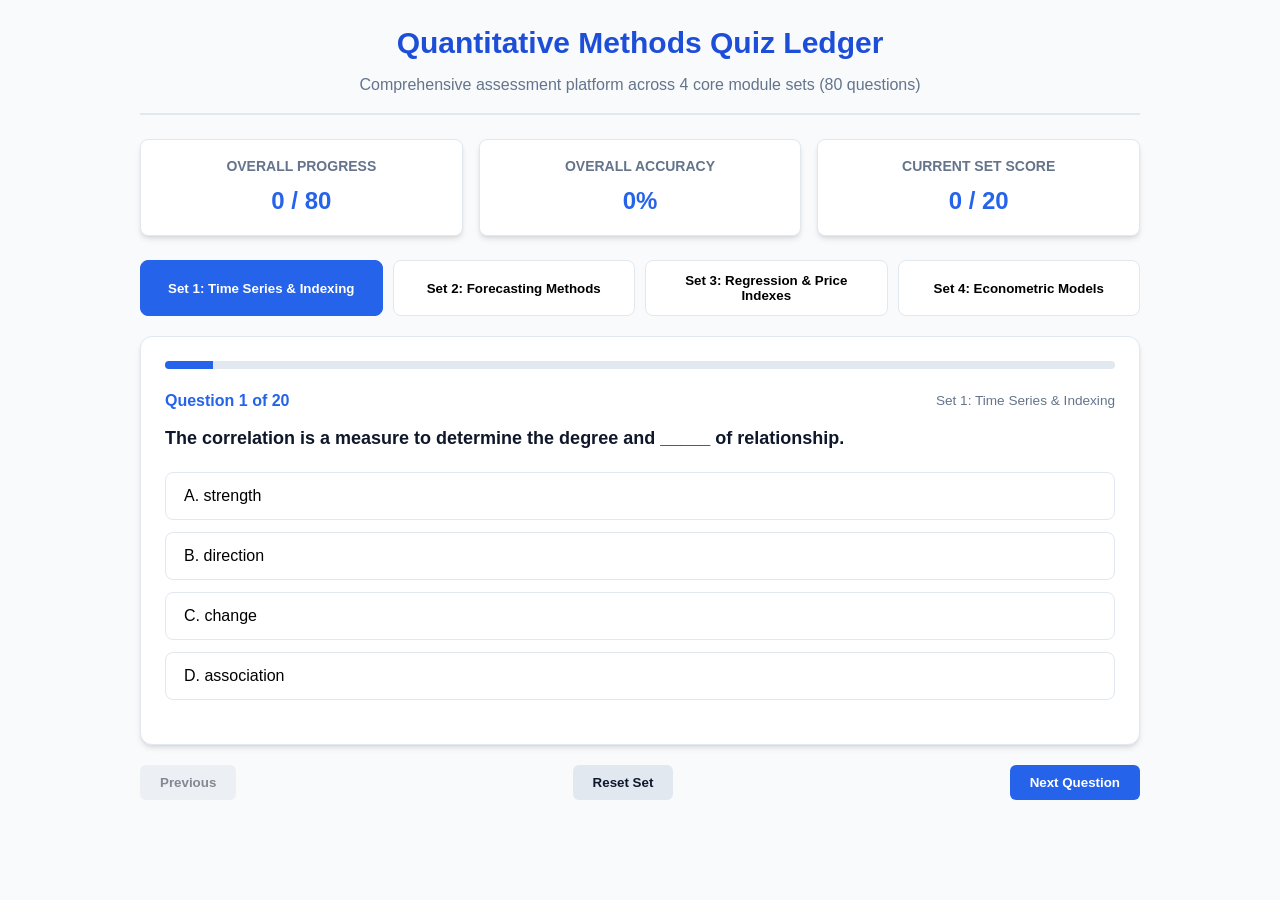
<file: gemini-code-1784866526905 (1).html>
<!DOCTYPE html>
<html lang="en">
<head>
  <meta charset="UTF-8">
  <meta name="viewport" content="width=device-width, initial-scale=1.0">
  <title>Quantitative Methods - Interactive Quiz Ledger</title>
  <style>
    :root {
      --primary: #2563eb;
      --primary-dark: #1d4ed8;
      --bg: #f8fafc;
      --card-bg: #ffffff;
      --text: #0f172a;
      --text-muted: #64748b;
      --correct: #16a34a;
      --correct-bg: #f0fdf4;
      --incorrect: #dc2626;
      --incorrect-bg: #fef2f2;
      --border: #e2e8f0;
      --shadow: 0 4px 6px -1px rgb(0 0 0 / 0.1), 0 2px 4px -2px rgb(0 0 0 / 0.1);
    }

    * {
      box-sizing: border-box;
      margin: 0;
      padding: 0;
      font-family: -apple-system, BlinkMacSystemFont, "Segoe UI", Roboto, Helvetica, Arial, sans-serif;
    }

    body {
      background-color: var(--bg);
      color: var(--text);
      line-height: 1.5;
      padding: 20px;
    }

    .container {
      max-width: 1000px;
      margin: 0 auto;
    }

    header {
      text-align: center;
      margin-bottom: 24px;
      padding-bottom: 16px;
      border-bottom: 2px solid var(--border);
    }

    header h1 {
      font-size: 1.875rem;
      color: var(--primary-dark);
      margin-bottom: 8px;
    }

    header p {
      color: var(--text-muted);
    }

    /* Score Ledger Bar */
    .ledger-summary {
      display: grid;
      grid-template-columns: repeat(auto-fit, minmax(200px, 1fr));
      gap: 16px;
      margin-bottom: 24px;
    }

    .ledger-card {
      background: var(--card-bg);
      padding: 16px;
      border-radius: 8px;
      border: 1px solid var(--border);
      box-shadow: var(--shadow);
      text-align: center;
    }

    .ledger-card h3 {
      font-size: 0.875rem;
      text-transform: uppercase;
      color: var(--text-muted);
      margin-bottom: 6px;
    }

    .ledger-card .score {
      font-size: 1.5rem;
      font-weight: bold;
      color: var(--primary);
    }

    /* Set Navigation Tabs */
    .tabs {
      display: flex;
      flex-wrap: wrap;
      gap: 10px;
      margin-bottom: 20px;
    }

    .tab-btn {
      flex: 1;
      min-width: 140px;
      padding: 12px 16px;
      background: var(--card-bg);
      border: 1px solid var(--border);
      border-radius: 8px;
      font-weight: 600;
      cursor: pointer;
      transition: all 0.2s ease;
      text-align: center;
    }

    .tab-btn:hover {
      background: #f1f5f9;
    }

    .tab-btn.active {
      background: var(--primary);
      color: white;
      border-color: var(--primary);
    }

    /* Quiz Area */
    .quiz-card {
      background: var(--card-bg);
      padding: 24px;
      border-radius: 12px;
      border: 1px solid var(--border);
      box-shadow: var(--shadow);
      margin-bottom: 20px;
    }

    .progress-bar-container {
      width: 100%;
      height: 8px;
      background: var(--border);
      border-radius: 4px;
      margin-bottom: 20px;
      overflow: hidden;
    }

    .progress-bar {
      height: 100%;
      background: var(--primary);
      width: 0%;
      transition: width 0.3s ease;
    }

    .question-header {
      display: flex;
      justify-content: space-between;
      align-items: center;
      margin-bottom: 12px;
    }

    .question-number {
      font-weight: bold;
      color: var(--primary);
    }

    .question-text {
      font-size: 1.125rem;
      font-weight: 600;
      margin-bottom: 20px;
    }

    .options-grid {
      display: grid;
      gap: 12px;
      margin-bottom: 20px;
    }

    .option-btn {
      padding: 14px 18px;
      text-align: left;
      background: #ffffff;
      border: 1.5px solid var(--border);
      border-radius: 8px;
      font-size: 1rem;
      cursor: pointer;
      transition: all 0.2s ease;
    }

    .option-btn:hover:not(:disabled) {
      border-color: var(--primary);
      background-color: #eff6ff;
    }

    .option-btn.selected-correct {
      background-color: var(--correct-bg);
      border-color: var(--correct);
      color: var(--correct);
      font-weight: 600;
    }

    .option-btn.selected-incorrect {
      background-color: var(--incorrect-bg);
      border-color: var(--incorrect);
      color: var(--incorrect);
      font-weight: 600;
    }

    .option-btn.show-correct {
      border-color: var(--correct);
      background-color: var(--correct-bg);
    }

    /* Explanation Box */
    .explanation-box {
      margin-top: 16px;
      padding: 14px 18px;
      border-radius: 8px;
      background-color: #f1f5f9;
      border-left: 4px solid var(--primary);
      display: none;
    }

    .explanation-box.active {
      display: block;
    }

    /* Controls */
    .controls {
      display: flex;
      justify-content: space-between;
      gap: 12px;
    }

    .btn {
      padding: 10px 20px;
      border: none;
      border-radius: 6px;
      font-weight: 600;
      cursor: pointer;
      transition: background 0.2s;
    }

    .btn-secondary {
      background: #e2e8f0;
      color: var(--text);
    }

    .btn-secondary:hover {
      background: #cbd5e1;
    }

    .btn-primary {
      background: var(--primary);
      color: white;
    }

    .btn-primary:hover {
      background: var(--primary-dark);
    }

    .btn:disabled {
      opacity: 0.5;
      cursor: not-allowed;
    }

    @media (max-width: 600px) {
      .tabs {
        flex-direction: column;
      }
    }
  </style>
</head>
<body>

<div class="container">
  <header>
    <h1>Quantitative Methods Quiz Ledger</h1>
    <p>Comprehensive assessment platform across 4 core module sets (80 questions)</p>
  </header>

  <!-- Ledger Summary Overview -->
  <div class="ledger-summary">
    <div class="ledger-card">
      <h3>Overall Progress</h3>
      <div class="score" id="total-progress">0 / 80</div>
    </div>
    <div class="ledger-card">
      <h3>Overall Accuracy</h3>
      <div class="score" id="overall-accuracy">0%</div>
    </div>
    <div class="ledger-card">
      <h3>Current Set Score</h3>
      <div class="score" id="current-set-score">0 / 20</div>
    </div>
  </div>

  <!-- Tabs for 4 Sets -->
  <div class="tabs">
    <button class="tab-btn active" onclick="switchSet(0)">Set 1: Time Series & Indexing</button>
    <button class="tab-btn" onclick="switchSet(1)">Set 2: Forecasting Methods</button>
    <button class="tab-btn" onclick="switchSet(2)">Set 3: Regression & Price Indexes</button>
    <button class="tab-btn" onclick="switchSet(3)">Set 4: Econometric Models</button>
  </div>

  <!-- Quiz Card Area -->
  <div class="quiz-card">
    <div class="progress-bar-container">
      <div class="progress-bar" id="progress-bar"></div>
    </div>

    <div class="question-header">
      <span class="question-number" id="question-number">Question 1 of 20</span>
      <span id="set-title-badge" style="font-size: 0.85rem; color: var(--text-muted);">Set 1</span>
    </div>

    <div class="question-text" id="question-text">Loading question...</div>

    <div class="options-grid" id="options-grid"></div>

    <div class="explanation-box" id="explanation-box">
      <strong>Explanation / Solution:</strong>
      <p id="explanation-text"></p>
    </div>
  </div>

  <!-- Navigation Controls -->
  <div class="controls">
    <button class="btn btn-secondary" id="prev-btn" onclick="prevQuestion()" disabled>Previous</button>
    <button class="btn btn-secondary" onclick="resetCurrentSet()">Reset Set</button>
    <button class="btn btn-primary" id="next-btn" onclick="nextQuestion()">Next Question</button>
  </div>
</div>

<script>
// Quiz Master Dataset (80 Questions total across 4 Sets)
const quizData = [
  // SET 1
  {
    setTitle: "Set 1: Time Series & Indexing",
    questions: [
      {
        question: "The correlation is a measure to determine the degree and _____ of relationship.",
        options: ["strength", "direction", "change", "association"],
        correct: 1,
        explanation: "Correlation evaluates both the strength and the direction (positive or negative) of a linear relationship."
      },
      {
        question: "Which component of a time series deals with unforeseen circumstances of events within a particular period?",
        options: ["Cyclical", "Secular", "Random Variation", "Seasonal"],
        correct: 2,
        explanation: "Random (or irregular) variation accounts for unpredictable events such as floods, strikes, or sudden market shifts."
      },
      {
        question: "What is the relationship between X and Y with a coefficient of 0.7342?",
        options: ["Positive correlation", "Relative correlation", "Direct correlation", "Inverse relationship"],
        correct: 0,
        explanation: "A positive correlation coefficient indicates that both variables increase or decrease together."
      },
      {
        question: "The procedure for identifying trends and seasonal adjustments can be combined to yield seasonally adjusted forecasts.",
        options: ["True", "False"],
        correct: 0,
        explanation: "Trend identification combined with seasonal indexing yields robust seasonally adjusted forecasts."
      },
      {
        question: "Which of the following is a limitation of the base period method of index number construction?",
        options: [
          "Changes in the relative importance of different items are not taken into account",
          "Only price changes are reflected and not quantity changes",
          "It is difficult to obtain data for the base period",
          "Cannot be used to compare different time periods"
        ],
        correct: 0,
        explanation: "Over time, consumer habits shift; base period weighting fails to capture these relative changes."
      },
      {
        question: "The base year in an index number is the year",
        options: ["in which the index is being calculated", "used as a standard for comparison", "with the highest value", "with the lowest value"],
        correct: 1,
        explanation: "The base year serves as a benchmark standard (set to 100) against which future movements are evaluated."
      },
      {
        question: "How does inflation affect purchasing power? Inflation _____ purchasing power.",
        options: ["has no impact on", "increases", "decreases", "stabilizes"],
        correct: 2,
        explanation: "Rising price levels (inflation) erode the real purchasing power of a currency unit."
      },
      {
        question: "Which component of a time series represents the underlying, persistent upward or downward movement over time?",
        options: ["Seasonal", "Irregular", "Trend", "Cyclical"],
        correct: 2,
        explanation: "The secular trend component captures long-term directional trajectory over extended periods."
      },
      {
        question: "The primary purpose of using time series models in forecasting is to",
        options: ["analyse cross-sectional data", "understand the relationship between variables", "make predictions about future data points based on historical patterns", "perform hypothesis testing"],
        correct: 2,
        explanation: "Time series models leverage historical sequential patterns to extrapolate future data values."
      },
      {
        question: "Which mathematical formula is commonly used to calculate a weighted aggregate index number?",
        options: [
          "Median = (Sum of all values) / (Number of values)",
          "Index = (Value in current period / Value in base period) * 100",
          "Average = (Sum of all values) / (Number of values)",
          "Mode = Most frequently occurring value in a dataset"
        ],
        correct: 1,
        explanation: "Index numbers express relative change as a percentage ratio comparing current period to base period."
      },
      {
        question: "What is the other name for the consumer price index? The _____ index.",
        options: ["retail price", "producer price", "deflation price", "real income"],
        correct: 0,
        explanation: "The Consumer Price Index (CPI) is widely known as the Retail Price Index in several accounting systems."
      },
      {
        question: "What will be the future value for annual sales of a small shop if the code year t=10 in equation Y = 6.1 + 1.3t?",
        options: ["29.1", "19.1", "39.1", "12.1"],
        correct: 1,
        explanation: "Calculation: Y = 6.1 + 1.3(10) = 6.1 + 13 = 19.1."
      },
      {
        question: "What metric is used to measure the degree of the linear relationship between two variables?",
        options: ["Regression", "Correlation determination", "Coefficient of determination", "Coefficient of correlation"],
        correct: 3,
        explanation: "Pearson's coefficient of correlation (r) measures linear direction and magnitude."
      },
      {
        question: "Which component of a time series deals with patterns of change within a year?",
        options: ["Cyclical variation", "Secular variation", "Random variation", "Seasonal variation"],
        correct: 3,
        explanation: "Seasonal variation repeats regularly within a single calendar year (e.g., quarterly or monthly)."
      },
      {
        question: "What mathematical method is used to calculate values of alpha and beta in a linear regression equation?",
        options: ["Line of best fit", "Ordinary least squares", "Straight line of regression", "Regression coefficient"],
        correct: 1,
        explanation: "Ordinary Least Squares (OLS) minimizes the sum of squared residuals to estimate intercept (alpha) and slope (beta)."
      },
      {
        question: "How will you interpret the correlation coefficient r = 0.9837?",
        options: ["Very strong", "Strong", "Mild strong", "Averagely strong"],
        correct: 0,
        explanation: "Values close to +1.0 (above 0.90) reflect a very strong positive correlation."
      },
      {
        question: "Which of the following components is typically NOT considered in standard time series forecasting?",
        options: ["Trend", "Seasonality", "Cyclical patterns", "Spatial variations"],
        correct: 3,
        explanation: "Spatial variations relate to geographic data rather than temporal time series analysis."
      },
      {
        question: "In the context of a moving-average model, what does the term 'moving' refer to?",
        options: [
          "The model constantly updates its parameters with new data",
          "The model captures the movement of data points over time",
          "The model uses a fixed window of past observations to calculate averages",
          "The model incorporates a dynamic trend component"
        ],
        correct: 2,
        explanation: "A fixed window (e.g., 3-period or 5-period) slides forward across the chronological data."
      },
      {
        question: "What is a time series data set?",
        options: [
          "Data set that includes information about geological formations over time",
          "A data set that consists of observations or measurements taken at different points in time",
          "A data set used for machine learning algorithms without time elements",
          "A data set containing information about geographic locations"
        ],
        correct: 1,
        explanation: "Time series data consists of sequential quantitative observations recorded at regular time intervals."
      },
      {
        question: "The prediction of future observations of time series is called intuition.",
        options: ["True", "False"],
        correct: 1,
        explanation: "False. Predicting future statistical observations is formally termed 'forecasting'."
      }
    ]
  },
  // SET 2
  {
    setTitle: "Set 2: Forecasting Methods",
    questions: [
      {
        question: "Which of the following is a limitation of the base period method of index number construction?",
        options: [
          "Changes in the relative importance of different items are not taken into account",
          "Only price changes are reflected and not quantity changes",
          "It is difficult to obtain data for the base period",
          "It cannot be used to compare different time periods"
        ],
        correct: 0,
        explanation: "Base-weighted indexes do not account for shifts in consumer basket preferences over time."
      },
      {
        question: "Which of the following is NOT considered a standard limitation of index numbers?",
        options: ["Limited number of time periods", "Lack of accuracy", "Difficulty in interpretation", "Dependence on the base year"],
        correct: 0,
        explanation: "The number of periods evaluated is an operational choice, not an inherent theoretical limit."
      },
      {
        question: "Which method cannot be used to construct index numbers?",
        options: ["Simple aggregation method", "Weighted average index", "Exponential smoothing method", "Moving average method"],
        correct: 2,
        explanation: "Exponential smoothing is a time series forecasting technique, not an index construction method."
      },
      {
        question: "The base year in an index number is defined as the year:",
        options: ["in which the index is being calculated", "used as a standard for comparison", "with the highest value", "with the lowest value"],
        correct: 1,
        explanation: "The base year serves as the baseline value (100) for percentage relative calculations."
      },
      {
        question: "Which of the following best defines real income? Income:",
        options: ["earned from investments", "adjusted for inflation", "before taxes and deductions", "earned from self-employment"],
        correct: 1,
        explanation: "Real income adjusts nominal monetary wages by price indexes (CPI) to reflect true purchasing power."
      },
      {
        question: "What is purchasing power?",
        options: ["The amount of money earned", "Total household income", "The ability to buy goods and services with money", "The rate of price increase"],
        correct: 2,
        explanation: "Purchasing power represents the quantity of goods or services that one unit of currency can buy."
      },
      {
        question: "How does inflation affect purchasing power? Inflation _____ purchasing power.",
        options: ["has no impact on", "increases", "decreases", "stabilizes"],
        correct: 2,
        explanation: "As general price levels rise, each monetary unit buys fewer goods, reducing purchasing power."
      },
      {
        question: "What is a time series data set?",
        options: [
          "Geological information mapped over geographical spans",
          "Observations or measurements taken sequentially at different points in time",
          "Static cross-sectional demographic records",
          "Unordered spatial coordinates"
        ],
        correct: 1,
        explanation: "Sequentially ordered data collected across uniform time intervals defines a time series."
      },
      {
        question: "What is the basic purpose of trend analysis in time series modeling?",
        options: ["To identify seasonal patterns", "To decompose random noise", "To identify long-term patterns in the data", "To forecast immediate daily fluctuations"],
        correct: 2,
        explanation: "Trend analysis isolates the underlying smooth long-term trajectory of the series."
      },
      {
        question: "Which component represents persistent long-term upward/downward movement?",
        options: ["Seasonal component", "Irregular component", "Trend component", "Cyclical component"],
        correct: 2,
        explanation: "The secular trend component isolates multi-year direction."
      },
      {
        question: "What is the moving-average method primarily used for in time series analysis?",
        options: ["Identifying long-term trends by smoothing fluctuations", "Predicting exact random shocks", "Detecting spatial variations", "Decomposing qualitative data"],
        correct: 0,
        explanation: "Moving averages smooth out short-term fluctuations to highlight underlying trends."
      },
      {
        question: "In moving-average models, what does 'moving' signify?",
        options: ["Changing formulas every period", "Data points moving across charts", "Using a sliding window of fixed past observations", "Calculating dynamic trend slopes"],
        correct: 2,
        explanation: "The average 'moves' by adding the newest observation and dropping the oldest."
      },
      {
        question: "Time series decomposition is meant to:",
        options: ["Make data look complex", "Break down a time series into its individual components", "Smooth out all real variations", "Synthesize fake data"],
        correct: 1,
        explanation: "Decomposition separates a series into Trend, Seasonal, Cyclical, and Irregular components."
      },
      {
        question: "In standard additive decomposition, what are the three primary components?",
        options: ["Trend, seasonality, and noise", "Trend, volatility, and outliers", "Seasonality, cycle, and momentum", "Noise, momentum, and variance"],
        correct: 0,
        explanation: "Additive Model: $Y_t = \\text{Trend} + \\text{Seasonality} + \\text{Irregular/Noise}$."
      },
      {
        question: "The primary purpose of using time series models in forecasting is to:",
        options: ["Analyse cross-sectional survey data", "Verify experimental controls", "Make predictions about future data based on historical patterns", "Measure spatial correlation"],
        correct: 2,
        explanation: "Historical continuity allows time series models to project future values."
      },
      {
        question: "Which component is typically NOT considered in time series forecasting?",
        options: ["Trend", "Seasonality", "Cyclical patterns", "Spatial variations"],
        correct: 3,
        explanation: "Spatial variation belongs to spatial statistics, not time series analysis."
      },
      {
        question: "Which formula calculates a simple base-weighted index number?",
        options: [
          "Median = (Sum of values) / N",
          "Average = (Sum of values) / N",
          "Index = (Current Value / Base Value) * 100",
          "Mode = Most frequent value"
        ],
        correct: 2,
        explanation: "Base-weighted index computes current period relative to base period multiplied by 100."
      },
      {
        question: "What metric measures the degree of linear relationship between two variables?",
        options: ["Regression slope", "Correlation determination", "Coefficient of determination", "Coefficient of correlation"],
        correct: 3,
        explanation: "Pearson's correlation coefficient (r) measures linear direction and strength."
      },
      {
        question: "Interpret a correlation coefficient of 0.9837:",
        options: ["Strong", "Very strong", "Mild strong", "Average"],
        correct: 1,
        explanation: "Correlation values exceeding 0.90 signify a very strong linear association."
      },
      {
        question: "Which component of a time series reflects changes within a 12-month period?",
        options: ["Cyclical variation", "Secular variation", "Random variation", "Seasonal variation"],
        correct: 3,
        explanation: "Seasonal fluctuations recur regularly within a year or shorter recurring cycles."
      }
    ]
  },
  // SET 3
  {
    setTitle: "Set 3: Regression & Price Indexes",
    questions: [
      {
        question: "Which of the following represents a standard simple linear regression model?",
        options: ["X = a + by", "Y = a + bx", "Y = a / by", "X = a / bx"],
        correct: 1,
        explanation: "In $Y = a + bx$, $Y$ is the dependent variable, $a$ is intercept, $b$ is slope, and $x$ is independent variable."
      },
      {
        question: "The variables that cause changes in a regression model are called:",
        options: ["Dependent variables", "Independent variables", "Continuous variables", "Intervening variables"],
        correct: 1,
        explanation: "Independent variables (explanatory variables) drive changes in the dependent output variable."
      },
      {
        question: "Two quantities are said to be _____ when movements in one are accompanied by movements in the other.",
        options: ["Regressed", "Interrelated", "Correlated", "Related"],
        correct: 2,
        explanation: "Correlation quantifies co-variation between paired quantitative variables."
      },
      {
        question: "What metric measures the linear relationship strength between two variables?",
        options: ["Regression", "Correlation determination", "Coefficient of determination", "Coefficient of correlation"],
        correct: 3,
        explanation: "Coefficient of correlation (r) measures linear association."
      },
      {
        question: "How will you interpret the correlation coefficient r = 0.985?",
        options: ["Strong", "Very strong", "Mild strong", "Averagely strong"],
        correct: 1,
        explanation: "Values above 0.90 demonstrate a very strong linear relationship."
      },
      {
        question: "Which time series component deals with changes occurring within a single year?",
        options: ["Cyclical variation", "Secular variation", "Random variation", "Seasonal variation"],
        correct: 3,
        explanation: "Seasonal variations happen within a annual calendar scope."
      },
      {
        question: "What is the relationship between X and Y with a coefficient of 0.754?",
        options: ["Positive correlation", "Relative correlation", "Direct correlation", "Inverse relationship"],
        correct: 0,
        explanation: "A positive sign indicates direct positive correlation."
      },
      {
        question: "Given Rice (P0=50, Q0=140, Pn=60), Maize (P0=30, Q0=80, Pn=40), Beans (P0=25, Q0=60, Pn=28), calculate Laspeyres Price Index:",
        options: ["121.83", "121.88", "150.64", "148.95"],
        correct: 0,
        explanation: "Laspeyres Index = [Sum(Pn*Q0) / Sum(P0*Q0)] * 100 = (13,280 / 10,900) * 100 = 121.83."
      },
      {
        question: "Using the same data, what is the Paasche Quantity Index for 2018?",
        options: ["150.64", "121.83", "148.95", "171.60"],
        correct: 2,
        explanation: "Paasche Quantity Index = [Sum(Qn*Pn) / Sum(Q0*Pn)] * 100 = (19,780 / 13,280) * 100 = 148.95."
      },
      {
        question: "What is the value of Fisher's Quantity Index for 2018 in the same dataset?",
        options: ["170.57", "149.79", "139.00", "121.46"],
        correct: 1,
        explanation: "Fisher's Index = Square Root of (Laspeyres Quantity Index * Paasche Quantity Index) = sqrt(150.69 * 148.95) = 149.79."
      },
      {
        question: "What is the future value of sales Y = 6.1 + 1.3t when t = 10?",
        options: ["29.1", "9.1", "39.1", "19.1"],
        correct: 3,
        explanation: "Calculation: Y = 6.1 + 1.3(10) = 19.1."
      },
      {
        question: "The prediction of future time series observations is called intuition.",
        options: ["True", "False"],
        correct: 1,
        explanation: "False. Statistical prediction using quantitative models is termed forecasting."
      },
      {
        question: "Combining trend identification and seasonal adjustments yields seasonally adjusted forecasts.",
        options: ["True", "False"],
        correct: 0,
        explanation: "True. Combining both isolates baseline trends adjusted for cyclical calendar peaks."
      },
      {
        question: "_____ is that part of personal income that one is free to spend on goods and services or save.",
        options: ["Real income", "Consumer price index", "Disposable personal income", "Purchasing power"],
        correct: 2,
        explanation: "Disposable Personal Income equals personal income minus personal tax liabilities."
      },
      {
        question: "What is another name for the Consumer Price Index (CPI)?",
        options: ["The retail price index", "The producer price index", "The deflation price index", "The real income index"],
        correct: 0,
        explanation: "CPI is frequently designated as the Retail Price Index."
      },
      {
        question: "If there is a perfect negative correlation between variables X and Y, Pearson's r will be:",
        options: ["-3", "-2", "-1", "0"],
        correct: 2,
        explanation: "Pearson's r ranges strictly between -1.0 (perfect negative) and +1.0 (perfect positive)."
      },
      {
        question: "If CPI for August 2017 was 400 (2014=100), what was the real income for a nominal income of GH₵255,000?",
        options: ["GH₵63,750", "GH₵73,750", "GH₵85,750", "GH₵95,785"],
        correct: 0,
        explanation: "Real Income = (Nominal Income / CPI) * 100 = (255,000 / 400) * 100 = GH₵63,750."
      },
      {
        question: "What was the purchasing power of 1 cedi in August 2017 with a CPI of 400?",
        options: ["GH₵ 0.30", "GH₵ 0.25", "GH₵ 0.15", "GH₵ 0.10"],
        correct: 1,
        explanation: "Purchasing Power = 1 / CPI = 1 / 400 = 0.0025 * 100 pesewas = GH₵ 0.25."
      },
      {
        question: "One assumption underlying linear regression is that Y values are statistically independent of each other.",
        options: ["True", "False"],
        correct: 0,
        explanation: "True. Autocorrelation violates OLS assumptions; observations must be independent."
      },
      {
        question: "Laspeyres quantity index uses the base year quantities as weights.",
        options: ["True", "False"],
        correct: 1,
        explanation: "False. Laspeyres QUANTITY index uses base year PRICES (P0) as weights."
      }
    ]
  },
  // SET 4
  {
    setTitle: "Set 4: Econometric Models",
    questions: [
      {
        question: "An increase in rainfall accompanied by an increase in umbrella sales represents:",
        options: ["positive correlation", "negative correlation", "un-correlation", "no correlation"],
        correct: 0,
        explanation: "When two variables move in the same direction, correlation is positive."
      },
      {
        question: "Which of the following is an example of a linear regression model?",
        options: ["y = 2 + 4x^3", "m = a + bx", "x = m + by^2", "z = a^3 + bx^2"],
        correct: 1,
        explanation: "Model $m = a + bx$ is linear with respect to both parameters and explanatory variable x."
      },
      {
        question: "A measure of the degree of covariability between two variables is known as the:",
        options: ["correlation", "coefficient of variation", "coefficient of determination", "coefficient of correlation"],
        correct: 3,
        explanation: "Coefficient of correlation measures relative covariability divided by product of standard deviations."
      },
      {
        question: "If correlation between M and N is 0.9648, it means there is:",
        options: ["a correlation between M and N", "no relationship between M and N", "a direct relationship between M and N", "an inverse relationship between M and N"],
        correct: 2,
        explanation: "A positive coefficient signifies a direct relationship."
      },
      {
        question: "If the coefficient of correlation r = 0.89, what is the coefficient of determination (r^2)?",
        options: ["0.68", "0.89", "0.98", "0.79"],
        correct: 3,
        explanation: "Calculation: r^2 = (0.89)^2 = 0.7921 approx 0.79."
      },
      {
        question: "If Y = 20 + 70X, what is the estimated value of Y when X = 20?",
        options: ["1710", "1420", "1820", "1810"],
        correct: 1,
        explanation: "Calculation: Y = 20 + 70(20) = 20 + 1400 = 1420."
      },
      {
        question: "In regression CON = 500 + 0.75Y with standard errors (65.5) and (0.25), which test is used for hypothesis testing of slope beta1?",
        options: ["F-distribution", "statistical distribution", "Z-distribution", "t-distribution"],
        correct: 3,
        explanation: "Testing individual coefficient significance in sample regression uses the t-distribution."
      },
      {
        question: "What does the value 500 represent in the regression model CON = 500 + 0.75Y?",
        options: ["slope", "independent variable", "vertical intercept", "dependent variable"],
        correct: 2,
        explanation: "500 is $b_0$, representing the vertical intercept (consumption when income Y = 0)."
      },
      {
        question: "What does the value 0.75 represent in the regression model CON = 500 + 0.75Y?",
        options: ["independent variable", "vertical intercept", "dependent variable", "slope"],
        correct: 3,
        explanation: "0.75 is $b_1$, representing the slope coefficient (Marginal Propensity to Consume)."
      },
      {
        question: "Calculate the t-value for intercept b0 (b0 = 500, SE = 65.5):",
        options: ["6.63", "7.63", "65.5", "500"],
        correct: 1,
        explanation: "t-statistic = b0 / SE(b0) = 500 / 65.5 = 7.633."
      },
      {
        question: "Which time series component deals with multi-year oscillations above and below the trend?",
        options: ["Secular trend", "Cyclical variation", "Seasonal variation", "Random variation"],
        correct: 1,
        explanation: "Cyclical variations reflect multi-year economic boom-and-bust business cycles."
      },
      {
        question: "A simple quantity index is calculated as:",
        options: ["(Q0 / 100Qn) * 100", "(Qn / 100Q0) * 100", "(Qn / Q0) * 100", "(Q0 / Qn) * 100"],
        correct: 2,
        explanation: "Simple Quantity Index = (Current Quantity / Base Quantity) * 100."
      },
      {
        question: "If CPI in January 2012 was 115 (2000=100), what was the real income of GH₵ 200,000?",
        options: ["GH₵ 163,931", "GH₵ 163,913", "GH₵ 173,913", "GH₵ 173,931"],
        correct: 2,
        explanation: "Real Income = (200,000 / 115) * 100 = 173,913.04."
      },
      {
        question: "Rebasing indexes (2010=100: 2011=104, 2012=113). Compute new index for 2011 with base 2012=100:",
        options: ["129.00", "121.04", "104.00", "92.04"],
        correct: 3,
        explanation: "New Index 2011 = (Old Index 2011 / Old Index 2012) * 100 = (104 / 113) * 100 = 92.04."
      },
      {
        question: "Using the same series (2014 old index = 129), compute new index for 2014 with base 2012=100:",
        options: ["114.16", "129.09", "139.30", "145.15"],
        correct: 0,
        explanation: "New Index 2014 = (129 / 113) * 100 = 114.16."
      },
      {
        question: "Studying seasonal variation is useful in short-term business forecasting.",
        options: ["True", "False"],
        correct: 0,
        explanation: "True. Seasonal patterns assist in quarterly operational planning and inventory management."
      },
      {
        question: "The standard error of the estimate measures dispersion around the mean.",
        options: ["True", "False"],
        correct: 1,
        explanation: "False. Standard error of the estimate measures dispersion around the REGRESSION LINE."
      },
      {
        question: "The coefficient of determination for r = 0.9648 is 0.9308.",
        options: ["True", "False"],
        correct: 0,
        explanation: "True. r^2 = (0.9648)^2 = 0.930839."
      },
      {
        question: "Pearson's r assumes qualitative variables while Spearman's rank correlation assumes quantitative variables.",
        options: ["True", "False"],
        correct: 1,
        explanation: "False. Pearson's requires quantitative continuous data; Spearman's handles qualitative ordinal ranks."
      },
      {
        question: "R^2 = 0.93 means 93% of variation in dependent variable is explained by variation in dependent variable.",
        options: ["True", "False"],
        correct: 1,
        explanation: "False. It means 93% of variation in dependent variable is explained by the INDEPENDENT variable."
      }
    ]
  }
];

// App State Management
let currentSetIndex = 0;
let currentQuestionIndex = 0;

// User Response Tracking Matrix: userAnswers[setIndex][questionIndex] = chosenOptionIndex
let userAnswers = Array(4).fill(null).map(() => Array(20).fill(null));

// DOM Elements
const totalProgressEl = document.getElementById('total-progress');
const overallAccuracyEl = document.getElementById('overall-accuracy');
const currentSetScoreEl = document.getElementById('current-set-score');
const progressBarEl = document.getElementById('progress-bar');
const questionNumberEl = document.getElementById('question-number');
const setTitleBadgeEl = document.getElementById('set-title-badge');
const questionTextEl = document.getElementById('question-text');
const optionsGridEl = document.getElementById('options-grid');
const explanationBoxEl = document.getElementById('explanation-box');
const explanationTextEl = document.getElementById('explanation-text');
const prevBtn = document.getElementById('prev-btn');
const nextBtn = document.getElementById('next-btn');

// Initialize App
function initApp() {
  renderQuestion();
  updateLedger();
}

// Render Current Question
function renderQuestion() {
  const currentSet = quizData[currentSetIndex];
  const q = currentSet.questions[currentQuestionIndex];
  const selectedOption = userAnswers[currentSetIndex][currentQuestionIndex];

  // Header and Progress Updates
  setTitleBadgeEl.textContent = currentSet.setTitle;
  questionNumberEl.textContent = `Question ${currentQuestionIndex + 1} of ${currentSet.questions.length}`;
  questionTextEl.textContent = q.question;
  
  // Progress Bar
  const progressPercent = ((currentQuestionIndex + 1) / currentSet.questions.length) * 100;
  progressBarEl.style.width = `${progressPercent}%`;

  // Options Rendering
  optionsGridEl.innerHTML = '';
  q.options.forEach((optText, index) => {
    const btn = document.createElement('button');
    btn.className = 'option-btn';
    btn.textContent = `${String.fromCharCode(65 + index)}. ${optText}`;

    if (selectedOption !== null) {
      btn.disabled = true;
      if (index === q.correct) {
        btn.classList.add('show-correct');
      }
      if (index === selectedOption) {
        if (selectedOption === q.correct) {
          btn.classList.add('selected-correct');
        } else {
          btn.classList.add('selected-incorrect');
        }
      }
    } else {
      btn.onclick = () => selectOption(index);
    }

    optionsGridEl.appendChild(btn);
  });

  // Explanation Box Rendering
  if (selectedOption !== null) {
    explanationTextEl.textContent = q.explanation;
    explanationBoxEl.classList.add('active');
  } else {
    explanationBoxEl.classList.remove('active');
  }

  // Button States
  prevBtn.disabled = (currentQuestionIndex === 0);
  if (currentQuestionIndex === currentSet.questions.length - 1) {
    nextBtn.textContent = (currentSetIndex < quizData.length - 1) ? "Next Set" : "Finish Quiz";
  } else {
    nextBtn.textContent = "Next Question";
  }
}

// Select Option Event
function selectOption(optionIndex) {
  userAnswers[currentSetIndex][currentQuestionIndex] = optionIndex;
  renderQuestion();
  updateLedger();
}

// Update Global Score Ledger
function updateLedger() {
  let totalAnswered = 0;
  let totalCorrect = 0;
  let currentSetCorrect = 0;
  let currentSetAnswered = 0;

  userAnswers.forEach((setAns, sIdx) => {
    setAns.forEach((ans, qIdx) => {
      if (ans !== null) {
        totalAnswered++;
        const isCorrect = (ans === quizData[sIdx].questions[qIdx].correct);
        if (isCorrect) totalCorrect++;

        if (sIdx === currentSetIndex) {
          currentSetAnswered++;
          if (isCorrect) currentSetCorrect++;
        }
      }
    });
  });

  // Update DOM Ledger elements
  totalProgressEl.textContent = `${totalAnswered} / 80`;
  const accuracy = totalAnswered > 0 ? Math.round((totalCorrect / totalAnswered) * 100) : 0;
  overallAccuracyEl.textContent = `${accuracy}%`;
  currentSetScoreEl.textContent = `${currentSetCorrect} / 20`;
}

// Navigation Functions
function switchSet(setIdx) {
  currentSetIndex = setIdx;
  currentQuestionIndex = 0;
  
  // Update Active Tab Styling
  const tabs = document.querySelectorAll('.tab-btn');
  tabs.forEach((tab, index) => {
    tab.classList.toggle('active', index === setIdx);
  });

  renderQuestion();
  updateLedger();
}

function nextQuestion() {
  const currentSet = quizData[currentSetIndex];
  if (currentQuestionIndex < currentSet.questions.length - 1) {
    currentQuestionIndex++;
    renderQuestion();
  } else if (currentSetIndex < quizData.length - 1) {
    switchSet(currentSetIndex + 1);
  } else {
    alert(`Quiz Completed! Your total score is ${overallAccuracyEl.textContent} across 80 questions.`);
  }
}

function prevQuestion() {
  if (currentQuestionIndex > 0) {
    currentQuestionIndex--;
    renderQuestion();
  }
}

function resetCurrentSet() {
  if (confirm("Are you sure you want to reset your answers for this set?")) {
    userAnswers[currentSetIndex] = Array(20).fill(null);
    currentQuestionIndex = 0;
    renderQuestion();
    updateLedger();
  }
}

// Start
initApp();
</script>
</body>
</html>
</file>
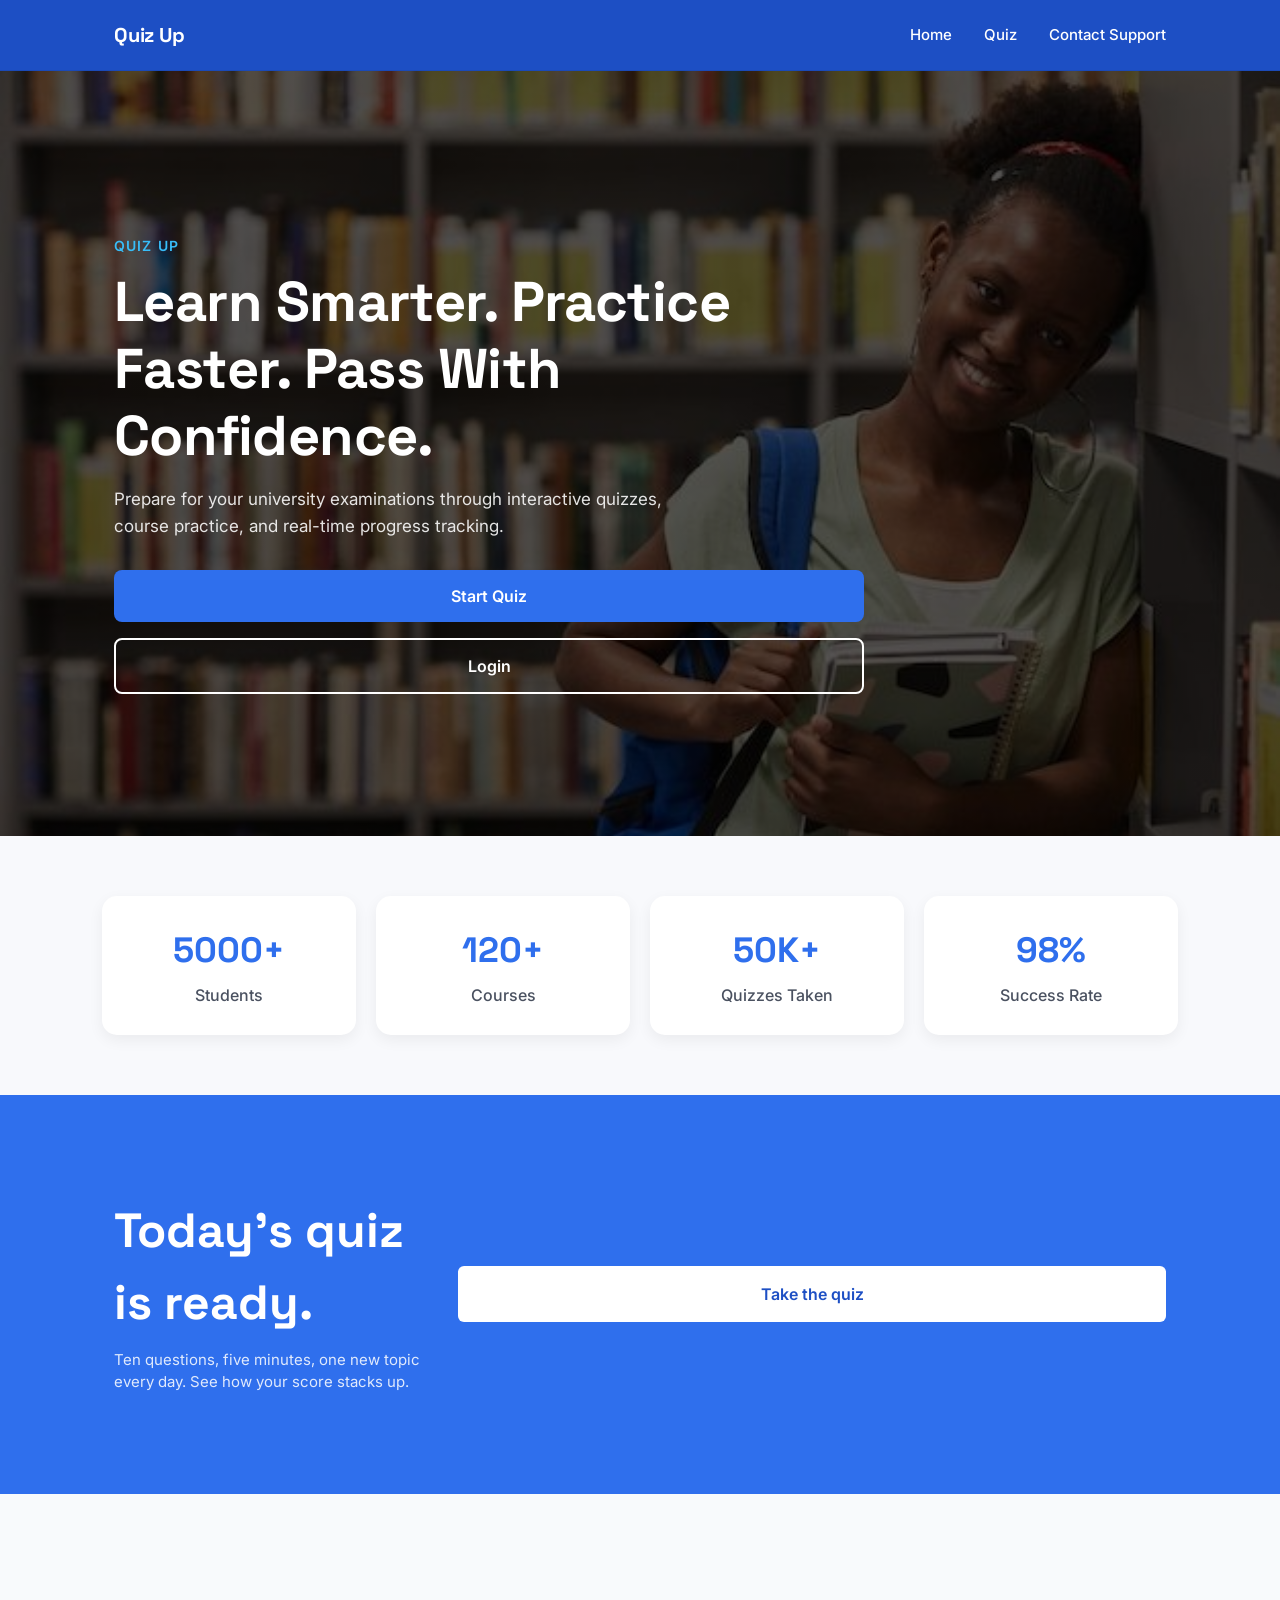
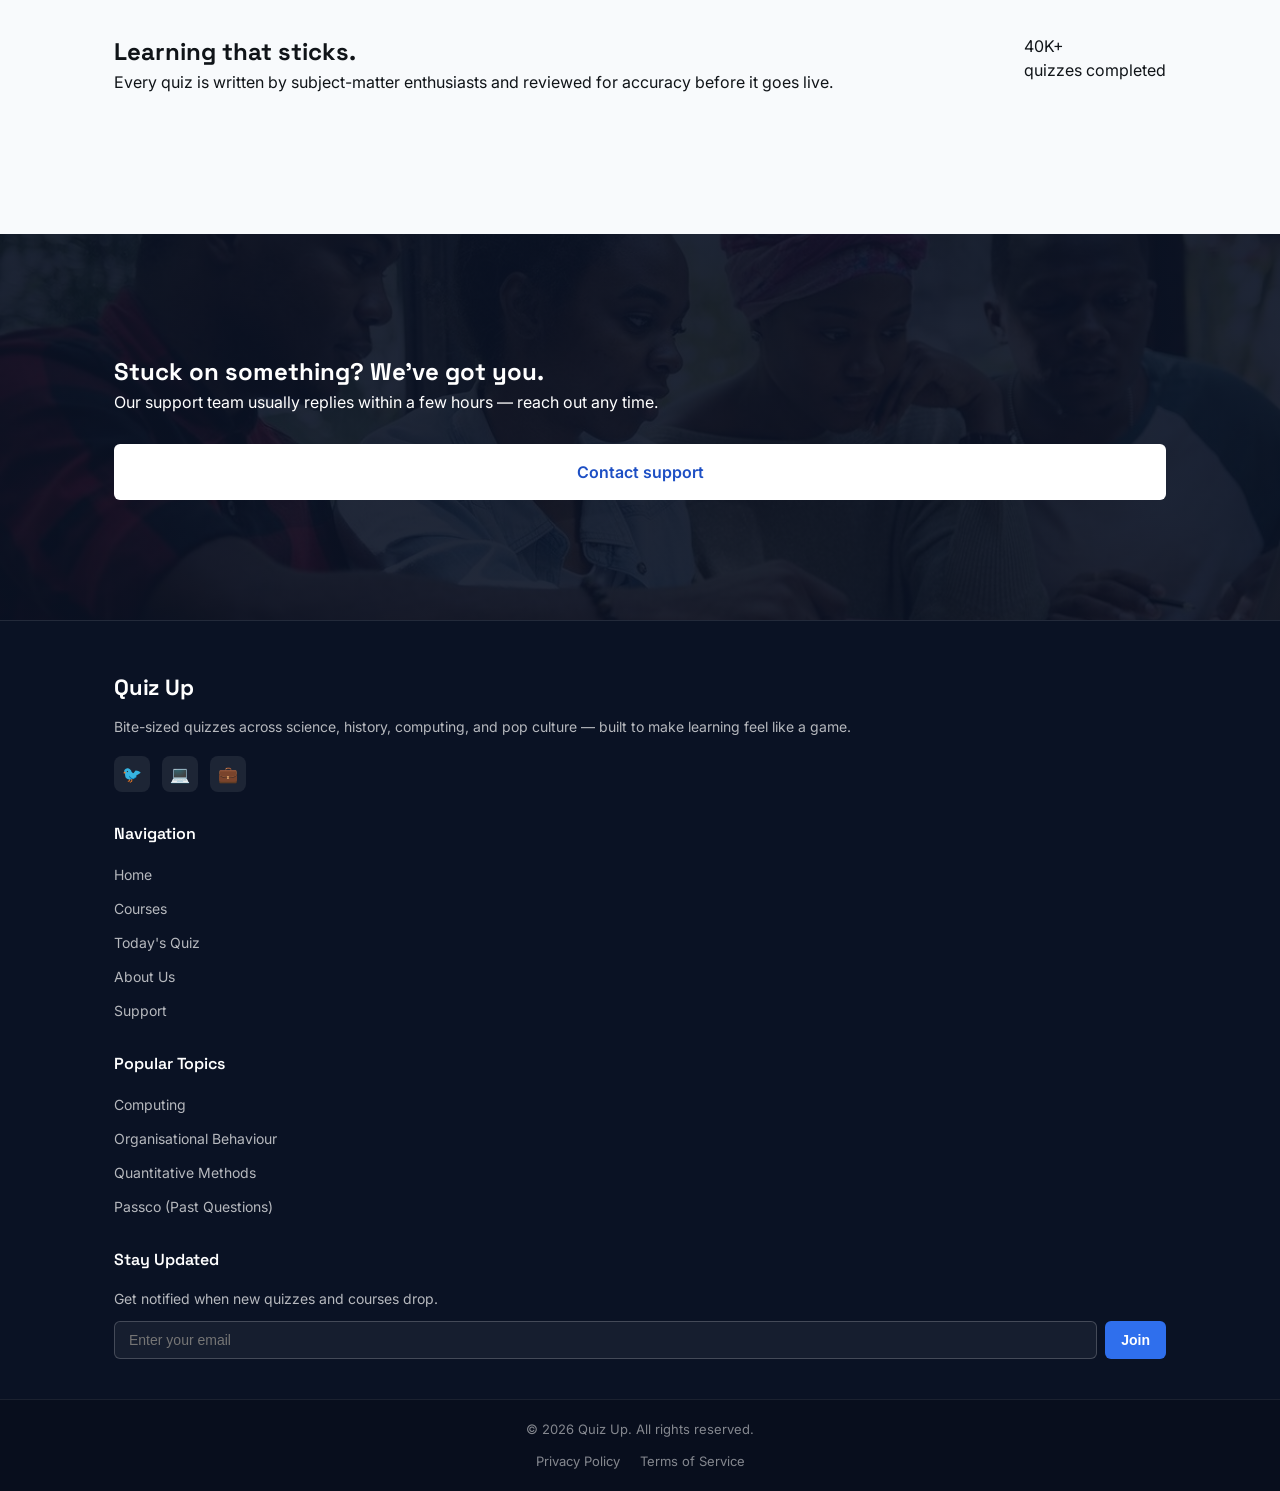
<file: index (1).html>
<!DOCTYPE html>
<html lang="en">
<head>
<meta charset="UTF-8">
<meta name="viewport" content="width=device-width, initial-scale=1.0">
<title>Quiz Up — Learn something new every day</title>
<link rel="preconnect" href="https://fonts.googleapis.com">
<link href="https://fonts.googleapis.com/css2?family=Space+Grotesk:wght@500;600;700&family=Inter:wght@400;500;600&display=swap" rel="stylesheet">
<link rel="stylesheet" href="style.css">
</head>
<body>

<nav id="siteNav">
  <div class="nav-inner">
    <span class="brand">Quiz&nbsp;Up</span>
    <ul class="nav-links">
      <li><a href="#home">Home</a></li>
      <li><a href="#quiz">Quiz</a></li>
    
      <li><a href="#support">Contact Support</a></li>
    </ul>
  </div>
</nav>

<section id="home">
  <div class="section-inner">
    <div>
      <span class="eyebrow">Quiz Up</span>
      <h1>Learn Smarter.
Practice Faster. Pass With Confidence.</h1>
      <p>Prepare for your university examinations through interactive quizzes, course practice, and real-time progress tracking.</p>
    <div class="hero-buttons">
    <a href="courses.html" class="btn-primary">Start Quiz</a>

    <a href="login.html" class="btn-secondary">Login</a>
</div>
    </div>

  </div>
</section>

<section class="stats">

<div class="stat-card">
<h2>5000+</h2>
<p>Students</p>
</div>

<div class="stat-card">
<h2>120+</h2>
<p>Courses</p>
</div>

<div class="stat-card">
<h2>50K+</h2>
<p>Quizzes Taken</p>
</div>

<div class="stat-card">
<h2>98%</h2>
<p>Success Rate</p>
</div>

</section>

<section id="quiz">
  <div class="section-inner">
    <div>
      <h2>Today's quiz is ready.</h2>
      <p>Ten questions, five minutes, one new topic every day. See how your score stacks up.</p>
    </div>
    <a class="btn" href="courses.html" target="_blank" rel="noopener">Take the quiz</a>
  </div>
</section>

<section id="about">
  <div class="section-inner">
    <div>
      <h2>Learning that sticks.</h2>
      <p>Every quiz is written by subject-matter enthusiasts and reviewed for accuracy before it goes live.</p>
    </div>
    <div class="stat">
      <div class="num">40K+</div>
      <div class="label">quizzes completed</div>
    </div>
  </div>
</section>

<section id="support">
  <div class="section-inner">
    <div>
      <h2>Stuck on something? We've got you.</h2>
      <p>Our support team usually replies within a few hours — reach out any time.</p>
    </div>
    <a class="btn" href="mailto:support@quizup.example">Contact support</a>
  </div>
</section>



<!-- SITE FOOTER -->
<footer id="siteFooter">
  <div class="footer-container">
    
    <!-- Column 1: Brand & Bio -->
    <div class="footer-col brand-col">
      <span class="brand">Quiz&nbsp;Up</span>
      <p class="brand-tagline">
        Bite-sized quizzes across science, history, computing, and pop culture — built to make learning feel like a game.
      </p>
      <div class="footer-socials">
        <a href="#" aria-label="Twitter">🐦</a>
        <a href="#" aria-label="GitHub">💻</a>
        <a href="#" aria-label="LinkedIn">💼</a>
      </div>
    </div>

    <!-- Column 2: Quick Links -->
    <div class="footer-col">
      <h4>Navigation</h4>
      <ul class="footer-links">
        <li><a href="#home">Home</a></li>
        <li><a href="#courses">Courses</a></li>
        <li><a href="#quiz">Today's Quiz</a></li>
        <li><a href="#about">About Us</a></li>
        <li><a href="#support">Support</a></li>
      </ul>
    </div>

    <!-- Column 3: Courses Quick Access -->
    <div class="footer-col">
      <h4>Popular Topics</h4>
      <ul class="footer-links">
        <li><a href="#courses">Computing</a></li>
        <li><a href="#courses">Organisational Behaviour</a></li>
        <li><a href="#courses">Quantitative Methods</a></li>
        <li><a href="#courses">Passco (Past Questions)</a></li>
      </ul>
    </div>

    <!-- Column 4: Newsletter -->
    <div class="footer-col newsletter-col">
      <h4>Stay Updated</h4>
      <p>Get notified when new quizzes and courses drop.</p>
      <form class="newsletter-form" onsubmit="event.preventDefault(); alert('Subscribed!');">
        <input type="email" placeholder="Enter your email" required>
        <button type="submit" class="btn-sub">Join</button>
      </form>
    </div>

  </div>

  <!-- Bottom Legal / Copyright Bar -->
  <div class="footer-bottom">
    <div class="footer-bottom-inner">
      <p>&copy; 2026 Quiz Up. All rights reserved.</p>
      <div class="legal-links">
        <a href="#">Privacy Policy</a>
        <a href="#">Terms of Service</a>
      </div>
    </div>
  </div>
</footer>

<script>
  const nav = document.getElementById('siteNav');
  const SCROLL_THRESHOLD = 40;

  function updateNav() {
    if (window.scrollY > SCROLL_THRESHOLD) {
      nav.classList.add('scrolled');
    } else {
      nav.classList.remove('scrolled');
    }
  }

  window.addEventListener('scroll', updateNav, { passive: true });
  updateNav();
</script>

</body>
</html>
</file>
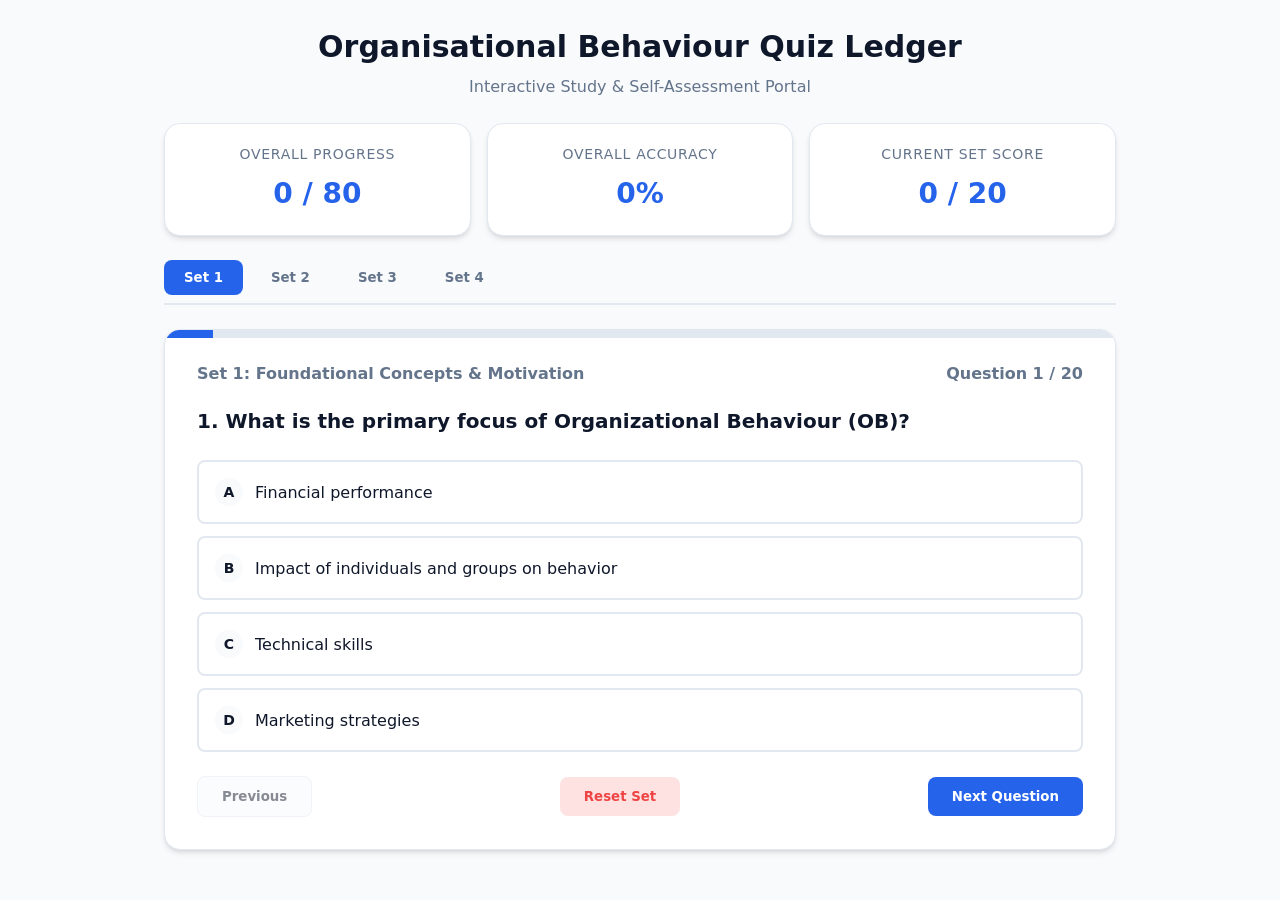
<file: ORAGNISATIONAL BEHAVIOUR.html>
<!DOCTYPE html>
<html lang="en">
<head>
    <meta charset="UTF-8">
    <meta name="viewport" content="width=device-width, initial-scale=1.0">
    <title>Organisational Behaviour - Quiz Ledger</title>
    <style>
        :root {
            --primary-color: #2563eb;
            --primary-hover: #1d4ed8;
            --bg-color: #f8fafc;
            --card-bg: #ffffff;
            --text-primary: #0f172a;
            --text-secondary: #64748b;
            --correct-color: #10b981;
            --correct-bg: #ecfdf5;
            --incorrect-color: #ef4444;
            --incorrect-bg: #fef2f2;
            --border-color: #e2e8f0;
            --radius-lg: 16px;
            --radius-md: 8px;
            --shadow: 0 4px 6px -1px rgb(0 0 0 / 0.1), 0 2px 4px -2px rgb(0 0 0 / 0.1);
        }

        * {
            box-sizing: border-box;
            margin: 0;
            padding: 0;
            font-family: 'Segoe UI', system-ui, -apple-system, sans-serif;
        }

        body {
            background-color: var(--bg-color);
            color: var(--text-primary);
            line-height: 1.5;
            padding: 24px;
            max-width: 1000px;
            margin: 0 auto;
        }

        header {
            margin-bottom: 24px;
            text-align: center;
        }

        header h1 {
            font-size: 1.875rem;
            color: var(--text-primary);
            margin-bottom: 6px;
        }

        header p {
            color: var(--text-secondary);
        }

        /* Metrics Dashboard */
        .dashboard {
            display: grid;
            grid-template-columns: repeat(auto-fit, minmax(220px, 1fr));
            gap: 16px;
            margin-bottom: 24px;
        }

        .metric-card {
            background: var(--card-bg);
            padding: 20px;
            border-radius: var(--radius-lg);
            box-shadow: var(--shadow);
            border: 1px solid var(--border-color);
            text-align: center;
        }

        .metric-card .title {
            font-size: 0.875rem;
            color: var(--text-secondary);
            text-transform: uppercase;
            letter-spacing: 0.05em;
            margin-bottom: 8px;
        }

        .metric-card .value {
            font-size: 1.75rem;
            font-weight: 700;
            color: var(--primary-color);
        }

        /* Tabs */
        .tabs {
            display: flex;
            gap: 8px;
            margin-bottom: 24px;
            border-bottom: 2px solid var(--border-color);
            padding-bottom: 8px;
            overflow-x: auto;
        }

        .tab-btn {
            padding: 10px 20px;
            border: none;
            background: transparent;
            font-weight: 600;
            color: var(--text-secondary);
            cursor: pointer;
            border-radius: var(--radius-md);
            transition: all 0.2s;
            white-space: nowrap;
        }

        .tab-btn:hover {
            background: rgba(37, 99, 235, 0.1);
            color: var(--primary-color);
        }

        .tab-btn.active {
            background: var(--primary-color);
            color: white;
        }

        /* Quiz Card */
        .quiz-card {
            background: var(--card-bg);
            border-radius: var(--radius-lg);
            box-shadow: var(--shadow);
            border: 1px solid var(--border-color);
            padding: 32px;
            position: relative;
            overflow: hidden;
        }

        /* Progress Bar */
        .progress-bar-container {
            width: 100%;
            height: 8px;
            background: var(--border-color);
            position: absolute;
            top: 0;
            left: 0;
        }

        .progress-bar {
            height: 100%;
            background: var(--primary-color);
            width: 0%;
            transition: width 0.3s ease;
        }

        .quiz-header {
            display: flex;
            justify-content: space-between;
            align-items: center;
            margin-bottom: 20px;
            font-weight: 600;
            color: var(--text-secondary);
        }

        .question-text {
            font-size: 1.25rem;
            font-weight: 600;
            margin-bottom: 24px;
            color: var(--text-primary);
        }

        .options-grid {
            display: grid;
            gap: 12px;
            margin-bottom: 24px;
        }

        .option-btn {
            width: 100%;
            padding: 16px;
            border: 2px solid var(--border-color);
            border-radius: var(--radius-md);
            background: var(--card-bg);
            text-align: left;
            font-size: 1rem;
            cursor: pointer;
            transition: all 0.2s;
            display: flex;
            align-items: center;
            color: var(--text-primary);
        }

        .option-btn:hover:not(:disabled) {
            border-color: var(--primary-color);
            background: rgba(37, 99, 235, 0.05);
        }

        .option-prefix {
            font-weight: 700;
            margin-right: 12px;
            width: 28px;
            height: 28px;
            border-radius: 50%;
            background: var(--bg-color);
            display: flex;
            align-items: center;
            justify-content: center;
            font-size: 0.875rem;
            flex-shrink: 0;
        }

        /* Correct / Incorrect Option States */
        .option-btn.correct {
            border-color: var(--correct-color);
            background-color: var(--correct-bg);
            color: var(--correct-color);
            font-weight: 600;
        }

        .option-btn.correct .option-prefix {
            background: var(--correct-color);
            color: white;
        }

        .option-btn.incorrect {
            border-color: var(--incorrect-color);
            background-color: var(--incorrect-bg);
            color: var(--incorrect-color);
        }

        .option-btn.incorrect .option-prefix {
            background: var(--incorrect-color);
            color: white;
        }

        .option-btn:disabled {
            cursor: not-allowed;
            opacity: 0.8;
        }

        /* Explanation Box */
        .explanation-box {
            background: #eff6ff;
            border-left: 4px solid var(--primary-color);
            padding: 16px;
            border-radius: 0 var(--radius-md) var(--radius-md) 0;
            margin-bottom: 24px;
            display: none;
        }

        .explanation-box h4 {
            color: var(--primary-color);
            margin-bottom: 6px;
            font-size: 0.95rem;
            text-transform: uppercase;
            letter-spacing: 0.05em;
        }

        .explanation-box p {
            color: #1e40af;
            font-size: 0.95rem;
        }

        /* Controls */
        .controls {
            display: flex;
            justify-content: space-between;
            align-items: center;
            gap: 12px;
            flex-wrap: wrap;
        }

        .btn {
            padding: 12px 24px;
            border: none;
            border-radius: var(--radius-md);
            font-weight: 600;
            cursor: pointer;
            transition: all 0.2s;
        }

        .btn-secondary {
            background: var(--bg-color);
            color: var(--text-primary);
            border: 1px solid var(--border-color);
        }

        .btn-secondary:hover:not(:disabled) {
            background: var(--border-color);
        }

        .btn-danger {
            background: #fee2e2;
            color: var(--incorrect-color);
        }

        .btn-danger:hover {
            background: #fca5a5;
            color: #991b1b;
        }

        .btn-primary {
            background: var(--primary-color);
            color: white;
        }

        .btn-primary:hover:not(:disabled) {
            background: var(--primary-hover);
        }

        .btn:disabled {
            opacity: 0.5;
            cursor: not-allowed;
        }
    </style>
</head>
<body>

    <header>
        <h1>Organisational Behaviour Quiz Ledger</h1>
        <p>Interactive Study & Self-Assessment Portal</p>
    </header>

    <!-- Dashboard Metrics Bar -->
    <div class="dashboard">
        <div class="metric-card">
            <div class="title">Overall Progress</div>
            <div class="value" id="metric-progress">0 / 80</div>
        </div>
        <div class="metric-card">
            <div class="title">Overall Accuracy</div>
            <div class="value" id="metric-accuracy">0%</div>
        </div>
        <div class="metric-card">
            <div class="title">Current Set Score</div>
            <div class="value" id="metric-set-score">0 / 20</div>
        </div>
    </div>

    <!-- Tabbed Navigation -->
    <div class="tabs">
        <button class="tab-btn active" onclick="switchSet(0)">Set 1</button>
        <button class="tab-btn" onclick="switchSet(1)">Set 2</button>
        <button class="tab-btn" onclick="switchSet(2)">Set 3</button>
        <button class="tab-btn" onclick="switchSet(3)">Set 4</button>
    </div>

    <!-- Interactive Quiz Card -->
    <div class="quiz-card">
        <div class="progress-bar-container">
            <div class="progress-bar" id="top-progress-bar"></div>
        </div>

        <div class="quiz-header">
            <span id="set-title">Set 1: Foundational Concepts & Motivation</span>
            <span id="question-counter">Question 1 / 20</span>
        </div>

        <div class="question-text" id="question-text">Loading question...</div>

        <div class="options-grid" id="options-grid">
            <!-- Option buttons dynamically generated -->
        </div>

        <div class="explanation-box" id="explanation-box">
            <h4>Explanation</h4>
            <p id="explanation-text"></p>
        </div>

        <!-- Navigation Controls -->
        <div class="controls">
            <button class="btn btn-secondary" id="btn-prev" onclick="navigateQuestion(-1)">Previous</button>
            <button class="btn btn-danger" onclick="resetCurrentSet()">Reset Set</button>
            <button class="btn btn-primary" id="btn-next" onclick="navigateQuestion(1)">Next Question</button>
        </div>
    </div>

    <script>
        // 20 Questions per set x 4 sets = 80 items extracted from exam documents
        const quizData = [
            // SET 1
            [
                {
                    question: "What is the primary focus of Organizational Behaviour (OB)?",
                    options: ["Financial performance", "Impact of individuals and groups on behavior", "Technical skills", "Marketing strategies"],
                    correct: 1,
                    explanation: "OB focuses on how individual, group, and structural factors influence behavior within organizations to improve organizational effectiveness."
                },
                {
                    question: "Which of the following is NOT a contributing field to Organizational Behaviour?",
                    options: ["Psychology", "Sociology", "Mathematics", "Anthropology"],
                    correct: 2,
                    explanation: "Psychology, Sociology, and Anthropology are key behavioral sciences that contribute to OB. Mathematics is not considered a primary contributing behavioral field."
                },
                {
                    question: "What does the term 'organizational structure' refer to?",
                    options: ["Physical layout of an organization", "Hierarchy and roles within an organization", "Technology used in an organization", "Financial resources of an organization"],
                    correct: 1,
                    explanation: "Organizational structure defines how tasks are formally divided, grouped, and coordinated, setting the hierarchy and roles."
                },
                {
                    question: "Which of the following is a key component that needs to be managed in organizations?",
                    options: ["People", "Equipment", "Finances", "All of the above"],
                    correct: 3,
                    explanation: "Comprehensive management requires balancing human, physical (equipment), and financial resources."
                },
                {
                    question: "What is one significant challenge for management in a global environment?",
                    options: ["Increased local competition", "Managing a diverse workforce", "Reducing operational costs", "Enhancing product quality"],
                    correct: 1,
                    explanation: "Global operations require managing diverse cultural backgrounds, communication styles, and workforce demographics."
                },
                {
                    question: "What is motivation primarily concerned with?",
                    options: ["Employee salary", "Individual needs and desires", "Company policies", "Market competition"],
                    correct: 1,
                    explanation: "Motivation involves the psychological processes that cause the arousal, direction, and persistence of voluntary actions towards goals based on needs and desires."
                },
                {
                    question: "Which of the following is considered an intrinsic motivator?",
                    options: ["Salary increases", "Recognition", "Personal satisfaction", "Job security"],
                    correct: 2,
                    explanation: "Intrinsic motivators originate internally from performing the activity itself, such as personal satisfaction or a sense of accomplishment."
                },
                {
                    question: "Maslow's hierarchy of needs includes which of the following levels?",
                    options: ["Safety needs", "Social needs", "Self-actualization", "All of the above"],
                    correct: 3,
                    explanation: "Maslow's model includes Physiological, Safety, Social, Esteem, and Self-Actualization needs."
                },
                {
                    question: "Which theory explains the relationship between effort, performance, and outcomes?",
                    options: ["Maslow's Theory", "Herzberg's Two-Factor Theory", "Expectancy Theory", "Equity Theory"],
                    correct: 2,
                    explanation: "Vroom's Expectancy Theory proposes that motivation depends on the relationship between effort, performance level, and desirability of expected outcomes."
                },
                {
                    question: "The systematic study of the actions and attitudes that people exhibit within organizations is known as _______.",
                    options: ["Organizational behaviour", "Consumer behaviour", "Employee behaviour", "Human behaviour"],
                    correct: 0,
                    explanation: "Organizational Behaviour explicitly studies human actions, attitudes, and performance in an organizational context."
                },
                {
                    question: "All the following could be classified as an importance of motivation EXCEPT _______.",
                    options: ["High level of performance", "High employee turnover", "Acceptance of organization change", "Organizational image"],
                    correct: 1,
                    explanation: "Proper motivation reduces employee turnover rather than causing high turnover."
                },
                {
                    question: "Which of the following involves engaging in a behaviour because it is personally rewarding?",
                    options: ["Extrinsic motivation", "Achieving goals", "Intrinsic motivation", "Satisfaction of needs"],
                    correct: 2,
                    explanation: "Intrinsic motivation occurs when individuals act for internal fulfillment rather than external rewards."
                },
                {
                    question: "Telecommuting can also be known as _______.",
                    options: ["Teleworking", "Technology", "Telecommunication", "Virtual teams"],
                    correct: 0,
                    explanation: "Telecommuting is frequently referred to as teleworking, remote working, or flexible workplace arrangement."
                },
                {
                    question: "Among motivation theories, which ones try to identify what our 'needs' are and relate motivation to fulfilling these needs?",
                    options: ["Needs", "Theory X", "ERG theory", "Needs theories"],
                    correct: 3,
                    explanation: "Needs (or Content) theories focus specifically on identifying internal needs that trigger motivation (e.g., Maslow, Herzberg, McClelland)."
                },
                {
                    question: "In which year did Abraham Maslow suggest his theory of human motivation?",
                    options: ["1953", "1963", "1943", "1933"],
                    correct: 2,
                    explanation: "Abraham Maslow published his seminal paper 'A Theory of Human Motivation' in 1943."
                },
                {
                    question: "Clothing, shelter, and rest all form part of which category of needs in Maslow's hierarchy?",
                    options: ["Security", "Physiological", "Social", "Esteem"],
                    correct: 1,
                    explanation: "Physiological needs encompass basic biological survival requirements including food, water, clothing, shelter, and rest."
                },
                {
                    question: "Needs theories are also known as _______.",
                    options: ["Abraham Maslow's theory", "McGregos's theory", "Abraham Needs theory", "Content theories"],
                    correct: 3,
                    explanation: "Needs theories are broadly categorized as 'Content theories' because they focus on the content of what motivates people."
                },
                {
                    question: "Which theory explains why an employee in one company compares himself with an employee in another company in terms of rewards?",
                    options: ["Expectancy", "Equity theory", "Ability identification", "Valence"],
                    correct: 1,
                    explanation: "Equity Theory states that individuals evaluate fairness by comparing their input/outcome ratio with that of reference others."
                },
                {
                    question: "Which theory is based on effort, performance, and reward relationships?",
                    options: ["Theory X", "Equity theory", "Expectancy theory", "Theory Y"],
                    correct: 2,
                    explanation: "Expectancy theory calculates motivation based on Expectancy (Effort -> Performance), Instrumentality (Performance -> Reward), and Valence (Reward value)."
                },
                {
                    question: "Organisational rewards which allow employees the right to purchase company shares at a future date at a predetermined price are termed as _______.",
                    options: ["Bonuses", "Share options", "Gain sharing plan", "Employee share ownership"],
                    correct: 1,
                    explanation: "Share (or stock) options give employees the right to buy company equity at a set price in the future."
                }
            ],

            // SET 2
            [
                {
                    question: "What transpires when an employer imposes a salary cut on an employee due to her prolonged absence from work?",
                    options: ["Pure Punishment", "Positive reinforcement", "Extinction", "Negative reinforcement"],
                    correct: 0,
                    explanation: "Punishment applies a negative consequence (salary cut) to reduce an undesired behavior (absenteeism)."
                },
                {
                    question: "Those who pay attention to reality, what they learn from their own senses, and gaining experience out of them are known as _______.",
                    options: ["Sensings", "Extroverts", "Introverts", "Realistics"],
                    correct: 0,
                    explanation: "In Myers-Briggs (MBTI) typology, 'Sensing' types focus on present realities, practical facts, and direct sensory experiences."
                },
                {
                    question: "Need theory suggests that self-interest plays a key role in motivation. True or False?",
                    options: ["True", "False"],
                    correct: 0,
                    explanation: "True. Many motivation theories assert that individuals act in ways that fulfill personal needs or self-interests."
                },
                {
                    question: "According to Maslow's Need Hierarchy, physiological needs are considered to be higher-order needs. True or False?",
                    options: ["True", "False"],
                    correct: 1,
                    explanation: "False. Physiological needs are the lowest (most basic) level of needs; higher-order needs are social, esteem, and self-actualization."
                },
                {
                    question: "Goal setting is well accepted as a motivational tool because research has shown that setting easy goals improves performance. True or False?",
                    options: ["True", "False"],
                    correct: 1,
                    explanation: "False. Goal-Setting Theory emphasizes that specific and *challenging* (difficult) goals lead to higher performance than easy goals."
                },
                {
                    question: "One problem that goal setting creates is too much flexibility when done properly. True or False?",
                    options: ["True", "False"],
                    correct: 1,
                    explanation: "False. Proper goal setting provides clarity and focus rather than excessive or problematic flexibility."
                },
                {
                    question: "Self-discipline incorporates self-motivation because it enables you to achieve goals without being nagged. True or False?",
                    options: ["True", "False"],
                    correct: 0,
                    explanation: "True. Self-discipline empowers self-directed drive and goal achievement without reliance on external prodding."
                },
                {
                    question: "When an organization adopts a system of interdependence/interaction with the external environment, it employs which anchor?",
                    options: ["Contingency anchor", "Scientific anchor", "Open system anchor", "Multidisciplinary anchor"],
                    correct: 2,
                    explanation: "The Open System anchor views organizations as complex entities that constantly interact with and depend on their external environment."
                },
                {
                    question: "How many primary types of reinforcement are identified in operant conditioning?",
                    options: ["4", "6", "5", "9"],
                    correct: 0,
                    explanation: "The 4 primary reinforcement strategies are Positive Reinforcement, Negative Reinforcement, Punishment, and Extinction."
                },
                {
                    question: "Job satisfaction can be measured by emotional response; hence it can be directly seen and inferred. True or False?",
                    options: ["True", "False"],
                    correct: 1,
                    explanation: "False. Attitudes and emotional states like job satisfaction cannot be directly 'seen'; they are inferred through behaviors, surveys, and expressions."
                },
                {
                    question: "Theory Y requires an authoritarian style of management. True or False?",
                    options: ["False", "True"],
                    correct: 0,
                    explanation: "False. Theory X correlates with authoritarian management; Theory Y advocates participative and democratic management."
                },
                {
                    question: "In Theory Y, management does NOT involve employees in decision making. True or False?",
                    options: ["False", "True"],
                    correct: 0,
                    explanation: "False. Theory Y assumes workers are responsible and creative, encouraging participation in decision making."
                },
                {
                    question: "Selecting goals is NOT the first stage in the process of motivation. True or False?",
                    options: ["True", "False"],
                    correct: 0,
                    explanation: "True. The motivation process starts with unsatisfied needs or drives, which then prompt goal-directed search and selection."
                },
                {
                    question: "Extrinsic Motivation does NOT involve any financial reward. True or False?",
                    options: ["True", "False"],
                    correct: 1,
                    explanation: "False. Extrinsic motivation frequently involves financial rewards such as pay raises, bonuses, and monetary incentives."
                },
                {
                    question: "The following form parts of perceptual errors EXCEPT _______.",
                    options: ["Halo effects", "Stereotyping", "Recency effects", "Relax effects"],
                    correct: 3,
                    explanation: "'Relax effects' is not an established perceptual error or cognitive bias in OB."
                },
                {
                    question: "The tendency to quickly form an opinion of people based on the first information received about them is known as _______.",
                    options: ["Primacy effect", "Recency effect", "Projections", "Halo effect"],
                    correct: 0,
                    explanation: "The Primacy effect occurs when initial information exerts a disproportionate influence on overall perception."
                },
                {
                    question: "Stephen P. Robbins defines Organizational Behaviour as a _______ study of actions and attitudes within organizations.",
                    options: ["asymmetrical", "symmetrical", "irregular", "systematic"],
                    correct: 3,
                    explanation: "OB uses systematic study—looking at relationships, attempting to attribute causes and effects, and drawing conclusions based on scientific evidence."
                },
                {
                    question: "Nana Ama alters her behavior based on environmental consequences to maximize positive outcomes. Which learning approach is this?",
                    options: ["Observational learning", "Learning through feedback", "Learning through rewards and punishment", "Experiential learning"],
                    correct: 3,
                    explanation: "Experiential/Operant learning involves adjusting behavior based on direct past experiences and resulting consequences."
                },
                {
                    question: "The field in OB which is an applied science attempting to explain and predict individual human behavior is _______.",
                    options: ["Sociology", "Anthropology", "Psychology", "Political science"],
                    correct: 2,
                    explanation: "Psychology focuses on individual human behavior, learning, perception, and emotion."
                },
                {
                    question: "The OB anchor advocating the use of systematically gathered data to explain natural phenomenon is known as _______.",
                    options: ["Multidisciplinary", "Contingency anchor", "Scientific method anchor", "Multiple level of analysis anchor"],
                    correct: 2,
                    explanation: "The Scientific Method anchor relies on empirical data, structured research, and rigorous testing."
                }
            ],

            // SET 3
            [
                {
                    question: "Which anchor debunks the use of universal 'one best way' rules to predict and explain situations in organizations?",
                    options: ["Contingency anchor", "Scientific method anchor", "Multiple level of analysis", "Open system anchor"],
                    correct: 0,
                    explanation: "The Contingency anchor suggests that particular actions or behaviors have different outcomes under different situations (no universal best approach)."
                },
                {
                    question: "Which of the following is NOT a primary direct factor determining Job Satisfaction?",
                    options: ["Supervision", "Work content", "Open system", "Supportive working condition"],
                    correct: 2,
                    explanation: "Work content, supervision, and working conditions directly determine job satisfaction. 'Open system' is a structural OB anchor."
                },
                {
                    question: "Which of these can be considered a strong internal drive that propels a person to act for its fulfillment?",
                    options: ["Satisfaction", "Performance", "Opportunity", "Motivation"],
                    correct: 3,
                    explanation: "Motivation is the internal driving force that energizes and directs action toward satisfying unmet needs."
                },
                {
                    question: "All the following are examples of Extrinsic Motivation EXCEPT _______.",
                    options: ["Studying solely because you want internal mastery", "Participating in a sport to win money", "Competing in a contest to win a financial scholarship", "Working extra hours for a cash bonus"],
                    correct: 0,
                    explanation: "Studying purely for personal mastery is driven by intrinsic motivation, whereas competing for cash or scholarships is extrinsically motivated."
                },
                {
                    question: "All the following form part of the anchors of organizational behaviour EXCEPT _______.",
                    options: ["multi-disciplinary anchor", "closed systems anchor", "contingency anchor", "scientific method anchor"],
                    correct: 1,
                    explanation: "OB utilizes an *open* systems anchor, not a closed systems anchor."
                },
                {
                    question: "The perception that employees are happy to work, self-motivated, creative, and desire responsibility stems from which theory?",
                    options: ["Theory Y", "Herzberg Theory", "Theory X", "McGregor Theory"],
                    correct: 0,
                    explanation: "Douglas McGregor's Theory Y presents a positive view of human behavior in work settings."
                },
                {
                    question: "Which personality orientation believes that 'the ends justify the means'?",
                    options: ["Early experience", "Machiavellianism", "Self monitoring", "Self esteem"],
                    correct: 1,
                    explanation: "High Machiavellianism is characterized by pragmatism, emotional distance, and the belief that results matter more than the methods used."
                },
                {
                    question: "Which of the following provides employees with a direct internal sense of accomplishment?",
                    options: ["Extrinsic rewards", "Intrinsic rewards"],
                    correct: 1,
                    explanation: "Intrinsic rewards arise directly from completing meaningful work, yielding feelings of growth, mastery, and accomplishment."
                },
                {
                    question: "What is the primary assumption of McGregor's Theory X regarding employees?",
                    options: ["They are self-motivated", "They dislike work and need to be controlled", "They seek responsibility", "They are creative and innovative"],
                    correct: 1,
                    explanation: "Theory X assumes employees inherently dislike work, avoid responsibility, and must be coerced or closely controlled."
                },
                {
                    question: "What is perception primarily concerned with?",
                    options: ["How individuals interpret their environment", "How individuals are motivated", "How teams function", "How organizations are structured"],
                    correct: 0,
                    explanation: "Perception is the process by which individuals organize and interpret sensory impressions to give meaning to their environment."
                },
                {
                    question: "Which of the following environmental factors does NOT directly influence an individual's perceptual process?",
                    options: ["Personal experiences", "Cultural background", "Weather conditions", "Social norms"],
                    correct: 2,
                    explanation: "While background, experience, and culture shape cognitive perceptual filters, ambient daily weather is not a recognized psychological determinant."
                },
                {
                    question: "Attribution theory deals primarily with how _______.",
                    options: ["people assign causes to events and behaviors", "teams create norms", "organizations are structured", "motivation is measured"],
                    correct: 0,
                    explanation: "Attribution theory studies how individuals explain the causes of behavior and events (internal vs. external attributions)."
                },
                {
                    question: "Which Big Five personality trait is associated with a high level of sociability, talkativeness, and assertiveness?",
                    options: ["Openness", "Conscientiousness", "Extraversion", "Agreeableness"],
                    correct: 2,
                    explanation: "Extraversion captures comfort levels with relationships, characterized by sociability, assertiveness, and enthusiasm."
                },
                {
                    question: "Which of the following is a key characteristic of the Trait Theory of personality?",
                    options: ["Focus on situational factors", "Emphasis on observable behaviors only", "Identification of stable individual characteristics", "Analysis of group dynamics"],
                    correct: 2,
                    explanation: "Trait Theory posits that individuals possess stable, enduring characteristics or dispositions that influence behavior across situations."
                },
                {
                    question: "What is the primary focus of Social Cognitive Theory in understanding behavior?",
                    options: ["Genetic predispositions", "Environmental influences and social interactions on behavior", "Unconscious motivations", "Socialization processes"],
                    correct: 1,
                    explanation: "Social Cognitive Theory emphasizes triadic reciprocal determinism: the continuous interaction between cognitive/personal factors, behavior, and environmental influences."
                },
                {
                    question: "What is a standard tool used in organizations to assess employee personality traits?",
                    options: ["Performance reviews", "Psychological/Personality tests", "Job descriptions", "Financial audits"],
                    correct: 1,
                    explanation: "Psychological instruments (e.g., MBTI, Big Five inventories) are specifically designed to measure personality dimensions."
                },
                {
                    question: "Which of the following best describes the concept of organizational culture?",
                    options: ["The physical layout of the workplace", "Shared values, beliefs, and norms within an organization", "The formal structure of the organization", "The financial performance of the organization"],
                    correct: 1,
                    explanation: "Organizational culture consists of shared assumptions, values, and beliefs that govern how people behave in organizations."
                },
                {
                    question: "Effective communication in an organization is essential for _______.",
                    options: ["increasing profits", "achieving strategic objectives", "reducing employee turnover", "All of the above"],
                    correct: 3,
                    explanation: "Communication touches all administrative functions, fostering goal attainment, morale, clarity, and profitability."
                },
                {
                    question: "Which of the following is NOT a barrier to effective communication?",
                    options: ["Physical distractions", "Cultural differences", "Open-door policy", "Lack of feedback"],
                    correct: 2,
                    explanation: "An open-door policy facilitates transparent communication rather than serving as a barrier."
                },
                {
                    question: "In Herzberg's Motivation-Hygiene theory, factors such as company policy, salary, and working conditions are classed as _______.",
                    options: ["Motivator factors", "Hygiene factors", "Intrinsic factors", "Growth factors"],
                    correct: 1,
                    explanation: "Hygiene factors prevent job dissatisfaction when present, but do not necessarily generate intrinsic satisfaction or motivation."
                }
            ],

            // SET 4
            [
                {
                    question: "Which element of perception resides within the observer (e.g., attitudes, motives, interests, past experiences)?",
                    options: ["Target factor", "Situation factor", "Perceiver factor", "Environmental factor"],
                    correct: 2,
                    explanation: "Personal characteristics of the perceiver (attitudes, motives, experiences) strongly color how objects/events are interpreted."
                },
                {
                    question: "Drawing a general impression about an individual on the basis of a single characteristic (e.g., intelligence or appearance) is called _______.",
                    options: ["Stereotyping", "Halo effect", "Projection", "Contrast effect"],
                    correct: 1,
                    explanation: "The Halo effect occurs when a single prominent trait overshadows other characteristics in evaluating a person."
                },
                {
                    question: "Judging someone on the basis of one's perception of the group to which that person belongs is termed _______.",
                    options: ["Stereotyping", "Halo effect", "First-impression bias", "Selective perception"],
                    correct: 0,
                    explanation: "Stereotyping involves assigning traits to an individual based solely on group membership generalization."
                },
                {
                    question: "In Classical Conditioning, an unconditioned stimulus leads directly to a(n) _______.",
                    options: ["Conditioned response", "Unconditioned response", "Neutral reaction", "Operant behavior"],
                    correct: 1,
                    explanation: "An unconditioned stimulus automatically produces an unconditioned (natural) response."
                },
                {
                    question: "Reinforcement that strengthens a desired behavior by withdrawing an unpleasant condition is known as _______.",
                    options: ["Positive reinforcement", "Negative reinforcement", "Punishment", "Extinction"],
                    correct: 1,
                    explanation: "Negative reinforcement increases desired behavior by removing an undesirable stimulus upon performance."
                },
                {
                    question: "Withholding all reinforcement from a previously reinforced behavior until it ceases completely is called _______.",
                    options: ["Punishment", "Extinction", "Negative reinforcement", "Avoidance"],
                    correct: 1,
                    explanation: "Extinction eliminates a behavior by eliminating the reinforcement maintaining it."
                },
                {
                    question: "Which decision-making model assumes the decision-maker has complete information and behaves entirely rationally?",
                    options: ["Bounded Rationality Model", "Classical Rational Model", "Intuitive Model", "Garbage Can Model"],
                    correct: 1,
                    explanation: "The classical rational model assumes complete knowledge of options and consequences to select the optimal choice."
                },
                {
                    question: "Constructing simplified models that extract essential features from problems without capturing all complexity leads to _______.",
                    options: ["Absolute rationality", "Bounded rationality", "Groupthink", "Cognitive dissonance"],
                    correct: 1,
                    explanation: "Bounded rationality acknowledges human cognitive limitations, leading individuals to make 'satisficing' decisions."
                },
                {
                    question: "An individual's belief that he or she is capable of performing a specific task successfully is called _______.",
                    options: ["Self-esteem", "Self-efficacy", "Locus of control", "Self-monitoring"],
                    correct: 1,
                    explanation: "Self-efficacy refers to task-specific confidence in one's ability to succeed."
                },
                {
                    question: "Individuals with an internal locus of control believe that outcomes in their lives are primarily determined by _______.",
                    options: ["Luck and chance", "Powerful external figures", "Their own actions and efforts", "Fate"],
                    correct: 2,
                    explanation: "Internals attribute outcomes to their own actions, skill, and effort."
                },
                {
                    question: "Which stage of group development is characterized by conflict over roles and leadership within the team?",
                    options: ["Forming", "Storming", "Norming", "Performing"],
                    correct: 1,
                    explanation: "The Storming stage involves intra-group conflict as members test boundaries and establish roles."
                },
                {
                    question: "In Tuckman's model, cohesive group relationships and settled shared expectations occur during which stage?",
                    options: ["Forming", "Storming", "Norming", "Performing"],
                    correct: 2,
                    explanation: "During Norming, close relationships develop, consensus is achieved, and group identity solidifies."
                },
                {
                    question: "The phenomenon where group members minimize conflict and reach consensus without critical evaluation is known as _______.",
                    options: ["Group polarization", "Groupthink", "Social loafing", "Synergy"],
                    correct: 1,
                    explanation: "Groupthink is a decision-making bias where pressure for conformity overrides critical appraisal of alternatives."
                },
                {
                    question: "The tendency for individuals to expend less effort when working collectively than when working individually is termed _______.",
                    options: ["Social loafing", "Synergy", "Group polarization", "Role ambiguity"],
                    correct: 0,
                    explanation: "Social loafing describes reduced individual effort in group settings due to diffusion of responsibility."
                },
                {
                    question: "Which power base rests on an individual's special skills, knowledge, or expertise?",
                    options: ["Coercive power", "Legitimate power", "Expert power", "Referent power"],
                    correct: 2,
                    explanation: "Expert power stems from possessive specialized expertise, skills, or unique domain knowledge."
                },
                {
                    question: "Power derived from formal hierarchical position or title in an organization is known as _______.",
                    options: ["Referent power", "Reward power", "Legitimate power", "Expert power"],
                    correct: 2,
                    explanation: "Legitimate power is structural authority granted by an individual's formal organizational position."
                },
                {
                    question: "Leadership theories that focus on personal characteristics that differentiate leaders from non-leaders are known as _______.",
                    options: ["Behavioral theories", "Trait theories", "Contingency theories", "Transformational theories"],
                    correct: 1,
                    explanation: "Trait theories isolate specific physical, personality, or intellectual attributes associated with leadership."
                },
                {
                    question: "Leaders who inspire followers to transcend self-interest for the good of the organization are called _______.",
                    options: ["Transactional leaders", "Transformational leaders", "Autocratic leaders", "Laissez-faire leaders"],
                    correct: 1,
                    explanation: "Transformational leaders inspire, motivate, and transform followers to achieve exceptional performance."
                },
                {
                    question: "Which type of conflict supports the goals of the group and improves overall performance?",
                    options: ["Dysfunctional conflict", "Functional conflict", "Relationship conflict", "Emotional conflict"],
                    correct: 1,
                    explanation: "Functional conflict is constructive; it fosters creativity, evaluation, and positive problem solving."
                },
                {
                    question: "The process in which two or more parties exchange goods/services and attempt to agree upon the exchange rate is known as _______.",
                    options: ["Arbitration", "Negotiation", "Mediation", "Collaboration"],
                    correct: 1,
                    explanation: "Negotiation is a formal bargaining process aimed at reaching a mutually acceptable agreement."
                }
            ]
        ];

        // Global State Matrix: userAnswers[setIndex][questionIndex]
        // Stores: null (unanswered), or option index (0..3)
        let userAnswers = Array(4).fill(null).map(() => Array(20).fill(null));

        let currentSet = 0;
        let currentQuestion = 0;

        const setTitles = [
            "Set 1: Foundational Concepts & Motivation",
            "Set 2: Reinforcement, Perception & Anchors",
            "Set 3: Personality, Perception & Communication",
            "Set 4: Groups, Leadership & Organizational Dynamics"
        ];

        // Initialization
        window.onload = () => {
            renderQuestion();
            updateMetrics();
        };

        function switchSet(setIndex) {
            currentSet = setIndex;
            currentQuestion = 0;

            // Update tab UI
            const tabs = document.querySelectorAll('.tab-btn');
            tabs.forEach((tab, index) => {
                if(index === setIndex) tab.classList.add('active');
                else tab.classList.remove('active');
            });

            renderQuestion();
            updateMetrics();
        }

        function renderQuestion() {
            const qData = quizData[currentSet][currentQuestion];
            const savedAnswer = userAnswers[currentSet][currentQuestion];

            // Header & Counter
            document.getElementById('set-title').innerText = setTitles[currentSet];
            document.getElementById('question-counter').innerText = `Question ${currentQuestion + 1} / 20`;
            
            // Progress Bar
            const progressPercent = ((currentQuestion + 1) / 20) * 100;
            document.getElementById('top-progress-bar').style.width = `${progressPercent}%`;

            // Question Text
            document.getElementById('question-text').innerText = `${currentQuestion + 1}. ${qData.question}`;

            // Render Options
            const optionsGrid = document.getElementById('options-grid');
            optionsGrid.innerHTML = '';

            const prefixes = ['A', 'B', 'C', 'D'];

            qData.options.forEach((optText, index) => {
                const btn = document.createElement('button');
                btn.className = 'option-btn';
                
                // If question is already answered
                if (savedAnswer !== null) {
                    btn.disabled = true;
                    if (index === qData.correct) {
                        btn.classList.add('correct');
                    }
                    if (savedAnswer === index && savedAnswer !== qData.correct) {
                        btn.classList.add('incorrect');
                    }
                } else {
                    btn.onclick = () => selectOption(index);
                }

                btn.innerHTML = `
                    <span class="option-prefix">${prefixes[index]}</span>
                    <span>${optText}</span>
                `;
                optionsGrid.appendChild(btn);
            });

            // Explanation Box
            const expBox = document.getElementById('explanation-box');
            if (savedAnswer !== null) {
                expBox.style.display = 'block';
                document.getElementById('explanation-text').innerText = qData.explanation;
            } else {
                expBox.style.display = 'none';
            }

            // Controls State
            document.getElementById('btn-prev').disabled = (currentQuestion === 0);
            
            const nextBtn = document.getElementById('btn-next');
            if (currentQuestion === 19) {
                if (currentSet < 3) {
                    nextBtn.innerText = "Next Set";
                } else {
                    nextBtn.innerText = "Finish Quiz";
                    nextBtn.disabled = true;
                }
            } else {
                nextBtn.innerText = "Next Question";
                nextBtn.disabled = false;
            }
        }

        function selectOption(optionIndex) {
            // Record answer in matrix
            userAnswers[currentSet][currentQuestion] = optionIndex;

            // Re-render question view and refresh overall metrics
            renderQuestion();
            updateMetrics();
        }

        function navigateQuestion(direction) {
            if (direction === 1) {
                if (currentQuestion < 19) {
                    currentQuestion++;
                    renderQuestion();
                } else if (currentSet < 3) {
                    switchSet(currentSet + 1);
                }
            } else if (direction === -1) {
                if (currentQuestion > 0) {
                    currentQuestion--;
                    renderQuestion();
                }
            }
        }

        function resetCurrentSet() {
            if (confirm(`Are you sure you want to reset all answers for ${setTitles[currentSet]}?`)) {
                userAnswers[currentSet] = Array(20).fill(null);
                currentQuestion = 0;
                renderQuestion();
                updateMetrics();
            }
        }

        function updateMetrics() {
            let totalAnswered = 0;
            let totalCorrect = 0;
            let setAnswered = 0;
            let setCorrect = 0;

            for (let s = 0; s < 4; s++) {
                for (let q = 0; q < 20; q++) {
                    const ans = userAnswers[s][q];
                    if (ans !== null) {
                        totalAnswered++;
                        if (ans === quizData[s][q].correct) {
                            totalCorrect++;
                        }

                        if (s === currentSet) {
                            setAnswered++;
                            if (ans === quizData[s][q].correct) {
                                setCorrect++;
                            }
                        }
                    }
                }
            }

            // Overall Progress
            document.getElementById('metric-progress').innerText = `${totalAnswered} / 80`;

            // Overall Accuracy
            const accuracy = totalAnswered > 0 ? Math.round((totalCorrect / totalAnswered) * 100) : 0;
            document.getElementById('metric-accuracy').innerText = `${accuracy}%`;

            // Current Set Score
            document.getElementById('metric-set-score').innerText = `${setCorrect} / 20`;
        }
    </script>
</body>
</html>
</file>
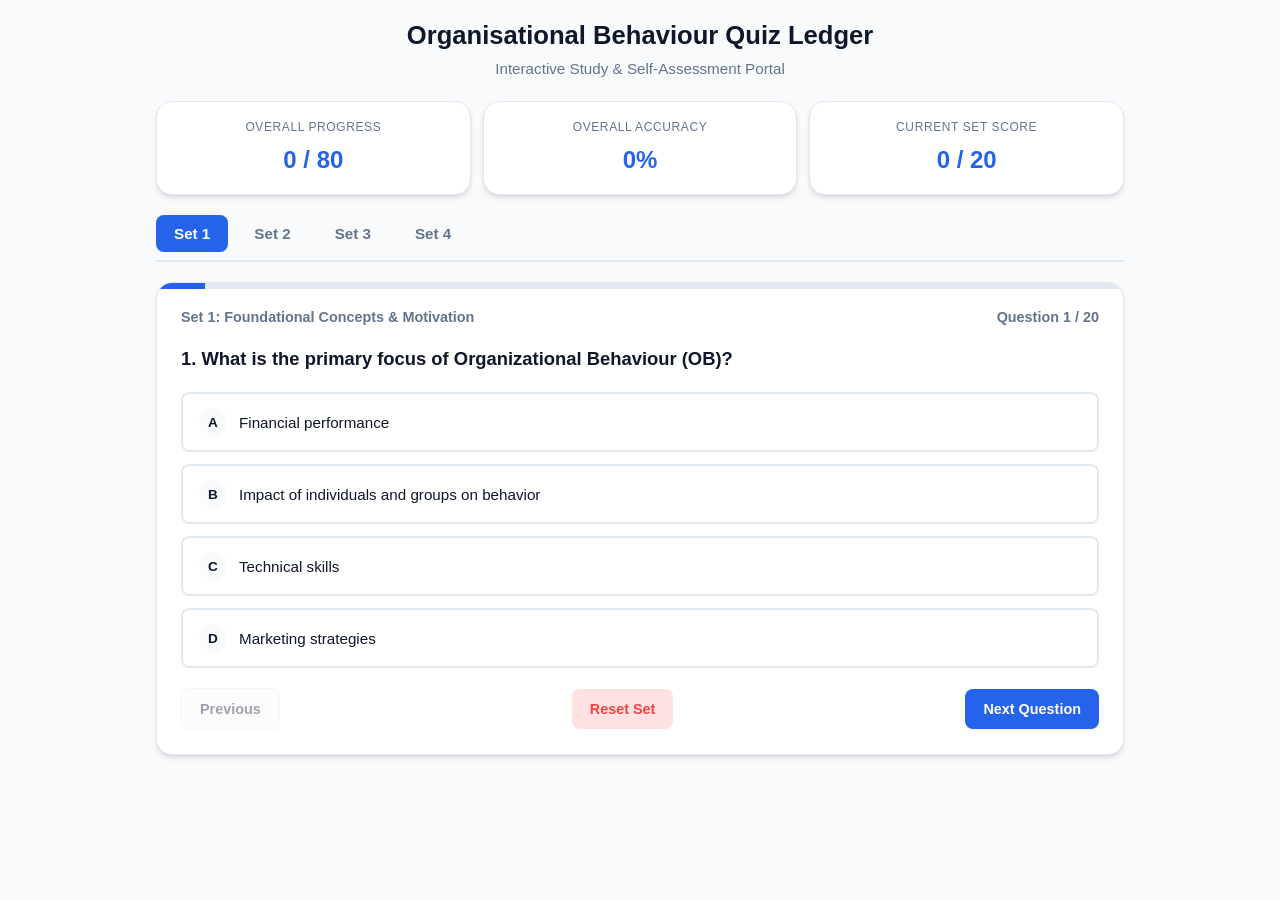
<file: organbeh.html>
<!DOCTYPE html>
<html lang="en">
<head>
    <meta charset="UTF-8">
    <meta name="viewport" content="width=device-width, initial-scale=1.0, maximum-scale=1.0, user-scalable=no">
    <title>Organisational Behaviour - Quiz Ledger</title>
    <style>
        :root {
            --primary-color: #2563eb;
            --primary-hover: #1d4ed8;
            --bg-color: #f8fafc;
            --card-bg: #ffffff;
            --text-primary: #0f172a;
            --text-secondary: #64748b;
            --correct-color: #10b981;
            --correct-bg: #ecfdf5;
            --incorrect-color: #ef4444;
            --incorrect-bg: #fef2f2;
            --border-color: #e2e8f0;
            --radius-lg: 16px;
            --radius-md: 8px;
            --shadow: 0 4px 6px -1px rgb(0 0 0 / 0.1), 0 2px 4px -2px rgb(0 0 0 / 0.1);
        }

        * {
            box-sizing: border-box;
            margin: 0;
            padding: 0;
            font-family: -apple-system, BlinkMacSystemFont, 'Segoe UI', Roboto, Helvetica, Arial, sans-serif;
            -webkit-tap-highlight-color: transparent;
        }

        body {
            background-color: var(--bg-color);
            color: var(--text-primary);
            line-height: 1.5;
            padding: 16px;
            max-width: 1000px;
            margin: 0 auto;
        }

        /* iOS Button Reset */
        button {
            -webkit-appearance: none;
            appearance: none;
            border-radius: 0;
            font-family: inherit;
            touch-action: manipulation;
        }

        header {
            margin-bottom: 20px;
            text-align: center;
        }

        header h1 {
            font-size: 1.6rem;
            color: var(--text-primary);
            margin-bottom: 4px;
        }

        header p {
            color: var(--text-secondary);
            font-size: 0.95rem;
        }

        /* Metrics Dashboard */
        .dashboard {
            display: grid;
            grid-template-columns: repeat(auto-fit, minmax(140px, 1fr));
            gap: 12px;
            margin-bottom: 20px;
        }

        .metric-card {
            background: var(--card-bg);
            padding: 16px;
            border-radius: var(--radius-lg);
            box-shadow: var(--shadow);
            border: 1px solid var(--border-color);
            text-align: center;
        }

        .metric-card .title {
            font-size: 0.75rem;
            color: var(--text-secondary);
            text-transform: uppercase;
            letter-spacing: 0.05em;
            margin-bottom: 6px;
        }

        .metric-card .value {
            font-size: 1.5rem;
            font-weight: 700;
            color: var(--primary-color);
        }

        /* Tabs */
        .tabs {
            display: flex;
            gap: 8px;
            margin-bottom: 20px;
            border-bottom: 2px solid var(--border-color);
            padding-bottom: 8px;
            overflow-x: auto;
            -webkit-overflow-scrolling: touch;
        }

        .tab-btn {
            padding: 10px 18px;
            border: none;
            background: transparent;
            font-weight: 600;
            color: var(--text-secondary);
            cursor: pointer;
            border-radius: var(--radius-md);
            transition: background 0.2s, color 0.2s;
            white-space: nowrap;
            font-size: 0.95rem;
        }

        @media (hover: hover) {
            .tab-btn:hover {
                background: rgba(37, 99, 235, 0.1);
                color: var(--primary-color);
            }
        }

        .tab-btn.active {
            background: var(--primary-color);
            color: #ffffff;
        }

        /* Quiz Card */
        .quiz-card {
            background: var(--card-bg);
            border-radius: var(--radius-lg);
            box-shadow: var(--shadow);
            border: 1px solid var(--border-color);
            padding: 24px;
            position: relative;
            overflow: hidden;
        }

        /* Progress Bar */
        .progress-bar-container {
            width: 100%;
            height: 6px;
            background: var(--border-color);
            position: absolute;
            top: 0;
            left: 0;
        }

        .progress-bar {
            height: 100%;
            background: var(--primary-color);
            width: 0%;
            transition: width 0.3s ease;
        }

        .quiz-header {
            display: flex;
            justify-content: space-between;
            align-items: center;
            margin-bottom: 16px;
            font-weight: 600;
            font-size: 0.9rem;
            color: var(--text-secondary);
        }

        .question-text {
            font-size: 1.15rem;
            font-weight: 600;
            margin-bottom: 20px;
            color: var(--text-primary);
        }

        .options-grid {
            display: grid;
            gap: 12px;
            margin-bottom: 20px;
        }

        .option-btn {
            width: 100%;
            padding: 14px 16px;
            border: 2px solid var(--border-color);
            border-radius: var(--radius-md);
            background: var(--card-bg);
            text-align: left;
            font-size: 0.95rem;
            cursor: pointer;
            transition: border-color 0.2s, background-color 0.2s;
            display: flex;
            align-items: center;
            color: var(--text-primary);
        }

        @media (hover: hover) {
            .option-btn:hover:not(:disabled) {
                border-color: var(--primary-color);
                background: rgba(37, 99, 235, 0.05);
            }
        }

        .option-prefix {
            font-weight: 700;
            margin-right: 12px;
            width: 28px;
            height: 28px;
            border-radius: 50%;
            background: var(--bg-color);
            display: flex;
            align-items: center;
            justify-content: center;
            font-size: 0.85rem;
            flex-shrink: 0;
        }

        /* Correct / Incorrect Option States */
        .option-btn.correct {
            border-color: var(--correct-color) !important;
            background-color: var(--correct-bg) !important;
            color: var(--correct-color) !important;
            font-weight: 600;
        }

        .option-btn.correct .option-prefix {
            background: var(--correct-color);
            color: #ffffff;
        }

        .option-btn.incorrect {
            border-color: var(--incorrect-color) !important;
            background-color: var(--incorrect-bg) !important;
            color: var(--incorrect-color) !important;
        }

        .option-btn.incorrect .option-prefix {
            background: var(--incorrect-color);
            color: #ffffff;
        }

        .option-btn:disabled {
            cursor: default;
            opacity: 0.9;
        }

        /* Explanation Box */
        .explanation-box {
            background: #eff6ff;
            border-left: 4px solid var(--primary-color);
            padding: 14px 16px;
            border-radius: 0 var(--radius-md) var(--radius-md) 0;
            margin-bottom: 20px;
            display: none;
        }

        .explanation-box h4 {
            color: var(--primary-color);
            margin-bottom: 4px;
            font-size: 0.85rem;
            text-transform: uppercase;
            letter-spacing: 0.05em;
        }

        .explanation-box p {
            color: #1e40af;
            font-size: 0.9rem;
        }

        /* Controls */
        .controls {
            display: flex;
            justify-content: space-between;
            align-items: center;
            gap: 8px;
            flex-wrap: wrap;
        }

        .btn {
            padding: 12px 18px;
            border: none;
            border-radius: var(--radius-md);
            font-weight: 600;
            font-size: 0.9rem;
            cursor: pointer;
            transition: background 0.2s;
        }

        .btn-secondary {
            background: var(--bg-color);
            color: var(--text-primary);
            border: 1px solid var(--border-color);
        }

        .btn-danger {
            background: #fee2e2;
            color: var(--incorrect-color);
        }

        .btn-primary {
            background: var(--primary-color);
            color: #ffffff;
        }

        @media (hover: hover) {
            .btn-secondary:hover:not(:disabled) { background: var(--border-color); }
            .btn-danger:hover { background: #fca5a5; color: #991b1b; }
            .btn-primary:hover:not(:disabled) { background: var(--primary-hover); }
        }

        .btn:disabled {
            opacity: 0.4;
            cursor: default;
        }
    </style>
</head>
<body>

    <header>
        <h1>Organisational Behaviour Quiz Ledger</h1>
        <p>Interactive Study & Self-Assessment Portal</p>
    </header>

    <!-- Dashboard Metrics Bar -->
    <div class="dashboard">
        <div class="metric-card">
            <div class="title">Overall Progress</div>
            <div class="value" id="metric-progress">0 / 80</div>
        </div>
        <div class="metric-card">
            <div class="title">Overall Accuracy</div>
            <div class="value" id="metric-accuracy">0%</div>
        </div>
        <div class="metric-card">
            <div class="title">Current Set Score</div>
            <div class="value" id="metric-set-score">0 / 20</div>
        </div>
    </div>

    <!-- Tabbed Navigation -->
    <div class="tabs">
        <button class="tab-btn active" onclick="switchSet(0)">Set 1</button>
        <button class="tab-btn" onclick="switchSet(1)">Set 2</button>
        <button class="tab-btn" onclick="switchSet(2)">Set 3</button>
        <button class="tab-btn" onclick="switchSet(3)">Set 4</button>
    </div>

    <!-- Interactive Quiz Card -->
    <div class="quiz-card">
        <div class="progress-bar-container">
            <div class="progress-bar" id="top-progress-bar"></div>
        </div>

        <div class="quiz-header">
            <span id="set-title">Set 1: Foundational Concepts & Motivation</span>
            <span id="question-counter">Question 1 / 20</span>
        </div>

        <div class="question-text" id="question-text">Loading question...</div>

        <div class="options-grid" id="options-grid"></div>

        <div class="explanation-box" id="explanation-box">
            <h4>Explanation</h4>
            <p id="explanation-text"></p>
        </div>

        <!-- Navigation Controls -->
        <div class="controls">
            <button class="btn btn-secondary" id="btn-prev" onclick="navigateQuestion(-1)">Previous</button>
            <button class="btn btn-danger" onclick="resetCurrentSet()">Reset Set</button>
            <button class="btn btn-primary" id="btn-next" onclick="navigateQuestion(1)">Next Question</button>
        </div>
    </div>

    <script>
        const quizData = [
            // SET 1
            [
                {
                    question: "What is the primary focus of Organizational Behaviour (OB)?",
                    options: ["Financial performance", "Impact of individuals and groups on behavior", "Technical skills", "Marketing strategies"],
                    correct: 1,
                    explanation: "OB focuses on how individual, group, and structural factors influence behavior within organizations to improve organizational effectiveness."
                },
                {
                    question: "Which of the following is NOT a contributing field to Organizational Behaviour?",
                    options: ["Psychology", "Sociology", "Mathematics", "Anthropology"],
                    correct: 2,
                    explanation: "Psychology, Sociology, and Anthropology are key behavioral sciences that contribute to OB. Mathematics is not considered a primary contributing behavioral field."
                },
                {
                    question: "What does the term 'organizational structure' refer to?",
                    options: ["Physical layout of an organization", "Hierarchy and roles within an organization", "Technology used in an organization", "Financial resources of an organization"],
                    correct: 1,
                    explanation: "Organizational structure defines how tasks are formally divided, grouped, and coordinated, setting the hierarchy and roles."
                },
                {
                    question: "Which of the following is a key component that needs to be managed in organizations?",
                    options: ["People", "Equipment", "Finances", "All of the above"],
                    correct: 3,
                    explanation: "Comprehensive management requires balancing human, physical (equipment), and financial resources."
                },
                {
                    question: "What is one significant challenge for management in a global environment?",
                    options: ["Increased local competition", "Managing a diverse workforce", "Reducing operational costs", "Enhancing product quality"],
                    correct: 1,
                    explanation: "Global operations require managing diverse cultural backgrounds, communication styles, and workforce demographics."
                },
                {
                    question: "What is motivation primarily concerned with?",
                    options: ["Employee salary", "Individual needs and desires", "Company policies", "Market competition"],
                    correct: 1,
                    explanation: "Motivation involves the psychological processes that cause the arousal, direction, and persistence of voluntary actions towards goals based on needs and desires."
                },
                {
                    question: "Which of the following is considered an intrinsic motivator?",
                    options: ["Salary increases", "Recognition", "Personal satisfaction", "Job security"],
                    correct: 2,
                    explanation: "Intrinsic motivators originate internally from performing the activity itself, such as personal satisfaction or a sense of accomplishment."
                },
                {
                    question: "Maslow's hierarchy of needs includes which of the following levels?",
                    options: ["Safety needs", "Social needs", "Self-actualization", "All of the above"],
                    correct: 3,
                    explanation: "Maslow's model includes Physiological, Safety, Social, Esteem, and Self-Actualization needs."
                },
                {
                    question: "Which theory explains the relationship between effort, performance, and outcomes?",
                    options: ["Maslow's Theory", "Herzberg's Two-Factor Theory", "Expectancy Theory", "Equity Theory"],
                    correct: 2,
                    explanation: "Vroom's Expectancy Theory proposes that motivation depends on the relationship between effort, performance level, and desirability of expected outcomes."
                },
                {
                    question: "The systematic study of the actions and attitudes that people exhibit within organizations is known as _______.",
                    options: ["Organizational behaviour", "Consumer behaviour", "Employee behaviour", "Human behaviour"],
                    correct: 0,
                    explanation: "Organizational Behaviour explicitly studies human actions, attitudes, and performance in an organizational context."
                },
                {
                    question: "All the following could be classified as an importance of motivation EXCEPT _______.",
                    options: ["High level of performance", "High employee turnover", "Acceptance of organization change", "Organizational image"],
                    correct: 1,
                    explanation: "Proper motivation reduces employee turnover rather than causing high turnover."
                },
                {
                    question: "Which of the following involves engaging in a behaviour because it is personally rewarding?",
                    options: ["Extrinsic motivation", "Achieving goals", "Intrinsic motivation", "Satisfaction of needs"],
                    correct: 2,
                    explanation: "Intrinsic motivation occurs when individuals act for internal fulfillment rather than external rewards."
                },
                {
                    question: "Telecommuting can also be known as _______.",
                    options: ["Teleworking", "Technology", "Telecommunication", "Virtual teams"],
                    correct: 0,
                    explanation: "Telecommuting is frequently referred to as teleworking, remote working, or flexible workplace arrangement."
                },
                {
                    question: "Among motivation theories, which ones try to identify what our 'needs' are and relate motivation to fulfilling these needs?",
                    options: ["Needs", "Theory X", "ERG theory", "Needs theories"],
                    correct: 3,
                    explanation: "Needs (or Content) theories focus specifically on identifying internal needs that trigger motivation (e.g., Maslow, Herzberg, McClelland)."
                },
                {
                    question: "In which year did Abraham Maslow suggest his theory of human motivation?",
                    options: ["1953", "1963", "1943", "1933"],
                    correct: 2,
                    explanation: "Abraham Maslow published his seminal paper 'A Theory of Human Motivation' in 1943."
                },
                {
                    question: "Clothing, shelter, and rest all form part of which category of needs in Maslow's hierarchy?",
                    options: ["Security", "Physiological", "Social", "Esteem"],
                    correct: 1,
                    explanation: "Physiological needs encompass basic biological survival requirements including food, water, clothing, shelter, and rest."
                },
                {
                    question: "Needs theories are also known as _______.",
                    options: ["Abraham Maslow's theory", "McGregos's theory", "Abraham Needs theory", "Content theories"],
                    correct: 3,
                    explanation: "Needs theories are broadly categorized as 'Content theories' because they focus on the content of what motivates people."
                },
                {
                    question: "Which theory explains why an employee in one company compares himself with an employee in another company in terms of rewards?",
                    options: ["Expectancy", "Equity theory", "Ability identification", "Valence"],
                    correct: 1,
                    explanation: "Equity Theory states that individuals evaluate fairness by comparing their input/outcome ratio with that of reference others."
                },
                {
                    question: "Which theory is based on effort, performance, and reward relationships?",
                    options: ["Theory X", "Equity theory", "Expectancy theory", "Theory Y"],
                    correct: 2,
                    explanation: "Expectancy theory calculates motivation based on Expectancy (Effort -> Performance), Instrumentality (Performance -> Reward), and Valence (Reward value)."
                },
                {
                    question: "Organisational rewards which allow employees the right to purchase company shares at a future date at a predetermined price are termed as _______.",
                    options: ["Bonuses", "Share options", "Gain sharing plan", "Employee share ownership"],
                    correct: 1,
                    explanation: "Share (or stock) options give employees the right to buy company equity at a set price in the future."
                }
            ],

            // SET 2
            [
                {
                    question: "What transpires when an employer imposes a salary cut on an employee due to her prolonged absence from work?",
                    options: ["Pure Punishment", "Positive reinforcement", "Extinction", "Negative reinforcement"],
                    correct: 0,
                    explanation: "Punishment applies a negative consequence (salary cut) to reduce an undesired behavior (absenteeism)."
                },
                {
                    question: "Those who pay attention to reality, what they learn from their own senses, and gaining experience out of them are known as _______.",
                    options: ["Sensings", "Extroverts", "Introverts", "Realistics"],
                    correct: 0,
                    explanation: "In Myers-Briggs (MBTI) typology, 'Sensing' types focus on present realities, practical facts, and direct sensory experiences."
                },
                {
                    question: "Need theory suggests that self-interest plays a key role in motivation. True or False?",
                    options: ["True", "False"],
                    correct: 0,
                    explanation: "True. Many motivation theories assert that individuals act in ways that fulfill personal needs or self-interests."
                },
                {
                    question: "According to Maslow's Need Hierarchy, physiological needs are considered to be higher-order needs. True or False?",
                    options: ["True", "False"],
                    correct: 1,
                    explanation: "False. Physiological needs are the lowest (most basic) level of needs; higher-order needs are social, esteem, and self-actualization."
                },
                {
                    question: "Goal setting is well accepted as a motivational tool because research has shown that setting easy goals improves performance. True or False?",
                    options: ["True", "False"],
                    correct: 1,
                    explanation: "False. Goal-Setting Theory emphasizes that specific and *challenging* (difficult) goals lead to higher performance than easy goals."
                },
                {
                    question: "One problem that goal setting creates is too much flexibility when done properly. True or False?",
                    options: ["True", "False"],
                    correct: 1,
                    explanation: "False. Proper goal setting provides clarity and focus rather than excessive or problematic flexibility."
                },
                {
                    question: "Self-discipline incorporates self-motivation because it enables you to achieve goals without being nagged. True or False?",
                    options: ["True", "False"],
                    correct: 0,
                    explanation: "True. Self-discipline empowers self-directed drive and goal achievement without reliance on external prodding."
                },
                {
                    question: "When an organization adopts a system of interdependence/interaction with the external environment, it employs which anchor?",
                    options: ["Contingency anchor", "Scientific anchor", "Open system anchor", "Multidisciplinary anchor"],
                    correct: 2,
                    explanation: "The Open System anchor views organizations as complex entities that constantly interact with and depend on their external environment."
                },
                {
                    question: "How many primary types of reinforcement are identified in operant conditioning?",
                    options: ["4", "6", "5", "9"],
                    correct: 0,
                    explanation: "The 4 primary reinforcement strategies are Positive Reinforcement, Negative Reinforcement, Punishment, and Extinction."
                },
                {
                    question: "Job satisfaction can be measured by emotional response; hence it can be directly seen and inferred. True or False?",
                    options: ["True", "False"],
                    correct: 1,
                    explanation: "False. Attitudes and emotional states like job satisfaction cannot be directly 'seen'; they are inferred through behaviors, surveys, and expressions."
                },
                {
                    question: "Theory Y requires an authoritarian style of management. True or False?",
                    options: ["False", "True"],
                    correct: 0,
                    explanation: "False. Theory X correlates with authoritarian management; Theory Y advocates participative and democratic management."
                },
                {
                    question: "In Theory Y, management does NOT involve employees in decision making. True or False?",
                    options: ["False", "True"],
                    correct: 0,
                    explanation: "False. Theory Y assumes workers are responsible and creative, encouraging participation in decision making."
                },
                {
                    question: "Selecting goals is NOT the first stage in the process of motivation. True or False?",
                    options: ["True", "False"],
                    correct: 0,
                    explanation: "True. The motivation process starts with unsatisfied needs or drives, which then prompt goal-directed search and selection."
                },
                {
                    question: "Extrinsic Motivation does NOT involve any financial reward. True or False?",
                    options: ["True", "False"],
                    correct: 1,
                    explanation: "False. Extrinsic motivation frequently involves financial rewards such as pay raises, bonuses, and monetary incentives."
                },
                {
                    question: "The following form parts of perceptual errors EXCEPT _______.",
                    options: ["Halo effects", "Stereotyping", "Recency effects", "Relax effects"],
                    correct: 3,
                    explanation: "'Relax effects' is not an established perceptual error or cognitive bias in OB."
                },
                {
                    question: "The tendency to quickly form an opinion of people based on the first information received about them is known as _______.",
                    options: ["Primacy effect", "Recency effect", "Projections", "Halo effect"],
                    correct: 0,
                    explanation: "The Primacy effect occurs when initial information exerts a disproportionate influence on overall perception."
                },
                {
                    question: "Stephen P. Robbins defines Organizational Behaviour as a _______ study of actions and attitudes within organizations.",
                    options: ["asymmetrical", "symmetrical", "irregular", "systematic"],
                    correct: 3,
                    explanation: "OB uses systematic study—looking at relationships, attempting to attribute causes and effects, and drawing conclusions based on scientific evidence."
                },
                {
                    question: "Nana Ama alters her behavior based on environmental consequences to maximize positive outcomes. Which learning approach is this?",
                    options: ["Observational learning", "Learning through feedback", "Learning through rewards and punishment", "Experiential learning"],
                    correct: 3,
                    explanation: "Experiential/Operant learning involves adjusting behavior based on direct past experiences and resulting consequences."
                },
                {
                    question: "The field in OB which is an applied science attempting to explain and predict individual human behavior is _______.",
                    options: ["Sociology", "Anthropology", "Psychology", "Political science"],
                    correct: 2,
                    explanation: "Psychology focuses on individual human behavior, learning, perception, and emotion."
                },
                {
                    question: "The OB anchor advocating the use of systematically gathered data to explain natural phenomenon is known as _______.",
                    options: ["Multidisciplinary", "Contingency anchor", "Scientific method anchor", "Multiple level of analysis anchor"],
                    correct: 2,
                    explanation: "The Scientific Method anchor relies on empirical data, structured research, and rigorous testing."
                }
            ],

            // SET 3
            [
                {
                    question: "Which anchor debunks the use of universal 'one best way' rules to predict and explain situations in organizations?",
                    options: ["Contingency anchor", "Scientific method anchor", "Multiple level of analysis", "Open system anchor"],
                    correct: 0,
                    explanation: "The Contingency anchor suggests that particular actions or behaviors have different outcomes under different situations (no universal best approach)."
                },
                {
                    question: "Which of the following is NOT a primary direct factor determining Job Satisfaction?",
                    options: ["Supervision", "Work content", "Open system", "Supportive working condition"],
                    correct: 2,
                    explanation: "Work content, supervision, and working conditions directly determine job satisfaction. 'Open system' is a structural OB anchor."
                },
                {
                    question: "Which of these can be considered a strong internal drive that propels a person to act for its fulfillment?",
                    options: ["Satisfaction", "Performance", "Opportunity", "Motivation"],
                    correct: 3,
                    explanation: "Motivation is the internal driving force that energizes and directs action toward satisfying unmet needs."
                },
                {
                    question: "All the following are examples of Extrinsic Motivation EXCEPT _______.",
                    options: ["Studying solely because you want internal mastery", "Participating in a sport to win money", "Competing in a contest to win a financial scholarship", "Working extra hours for a cash bonus"],
                    correct: 0,
                    explanation: "Studying purely for personal mastery is driven by intrinsic motivation, whereas competing for cash or scholarships is extrinsically motivated."
                },
                {
                    question: "All the following form part of the anchors of organizational behaviour EXCEPT _______.",
                    options: ["multi-disciplinary anchor", "closed systems anchor", "contingency anchor", "scientific method anchor"],
                    correct: 1,
                    explanation: "OB utilizes an *open* systems anchor, not a closed systems anchor."
                },
                {
                    question: "The perception that employees are happy to work, self-motivated, creative, and desire responsibility stems from which theory?",
                    options: ["Theory Y", "Herzberg Theory", "Theory X", "McGregor Theory"],
                    correct: 0,
                    explanation: "Douglas McGregor's Theory Y presents a positive view of human behavior in work settings."
                },
                {
                    question: "Which personality orientation believes that 'the ends justify the means'?",
                    options: ["Early experience", "Machiavellianism", "Self monitoring", "Self esteem"],
                    correct: 1,
                    explanation: "High Machiavellianism is characterized by pragmatism, emotional distance, and the belief that results matter more than the methods used."
                },
                {
                    question: "Which of the following provides employees with a direct internal sense of accomplishment?",
                    options: ["Extrinsic rewards", "Intrinsic rewards"],
                    correct: 1,
                    explanation: "Intrinsic rewards arise directly from completing meaningful work, yielding feelings of growth, mastery, and accomplishment."
                },
                {
                    question: "What is the primary assumption of McGregor's Theory X regarding employees?",
                    options: ["They are self-motivated", "They dislike work and need to be controlled", "They seek responsibility", "They are creative and innovative"],
                    correct: 1,
                    explanation: "Theory X assumes employees inherently dislike work, avoid responsibility, and must be coerced or closely controlled."
                },
                {
                    question: "What is perception primarily concerned with?",
                    options: ["How individuals interpret their environment", "How individuals are motivated", "How teams function", "How organizations are structured"],
                    correct: 0,
                    explanation: "Perception is the process by which individuals organize and interpret sensory impressions to give meaning to their environment."
                },
                {
                    question: "Which of the following environmental factors does NOT directly influence an individual's perceptual process?",
                    options: ["Personal experiences", "Cultural background", "Weather conditions", "Social norms"],
                    correct: 2,
                    explanation: "While background, experience, and culture shape cognitive perceptual filters, ambient daily weather is not a recognized psychological determinant."
                },
                {
                    question: "Attribution theory deals primarily with how _______.",
                    options: ["people assign causes to events and behaviors", "teams create norms", "organizations are structured", "motivation is measured"],
                    correct: 0,
                    explanation: "Attribution theory studies how individuals explain the causes of behavior and events (internal vs. external attributions)."
                },
                {
                    question: "Which Big Five personality trait is associated with a high level of sociability, talkativeness, and assertiveness?",
                    options: ["Openness", "Conscientiousness", "Extraversion", "Agreeableness"],
                    correct: 2,
                    explanation: "Extraversion captures comfort levels with relationships, characterized by sociability, assertiveness, and enthusiasm."
                },
                {
                    question: "Which of the following is a key characteristic of the Trait Theory of personality?",
                    options: ["Focus on situational factors", "Emphasis on observable behaviors only", "Identification of stable individual characteristics", "Analysis of group dynamics"],
                    correct: 2,
                    explanation: "Trait Theory posits that individuals possess stable, enduring characteristics or dispositions that influence behavior across situations."
                },
                {
                    question: "What is the primary focus of Social Cognitive Theory in understanding behavior?",
                    options: ["Genetic predispositions", "Environmental influences and social interactions on behavior", "Unconscious motivations", "Socialization processes"],
                    correct: 1,
                    explanation: "Social Cognitive Theory emphasizes triadic reciprocal determinism: the continuous interaction between cognitive/personal factors, behavior, and environmental influences."
                },
                {
                    question: "What is a standard tool used in organizations to assess employee personality traits?",
                    options: ["Performance reviews", "Psychological/Personality tests", "Job descriptions", "Financial audits"],
                    correct: 1,
                    explanation: "Psychological instruments (e.g., MBTI, Big Five inventories) are specifically designed to measure personality dimensions."
                },
                {
                    question: "Which of the following best describes the concept of organizational culture?",
                    options: ["The physical layout of the workplace", "Shared values, beliefs, and norms within an organization", "The formal structure of the organization", "The financial performance of the organization"],
                    correct: 1,
                    explanation: "Organizational culture consists of shared assumptions, values, and beliefs that govern how people behave in organizations."
                },
                {
                    question: "Effective communication in an organization is essential for _______.",
                    options: ["increasing profits", "achieving strategic objectives", "reducing employee turnover", "All of the above"],
                    correct: 3,
                    explanation: "Communication touches all administrative functions, fostering goal attainment, morale, clarity, and profitability."
                },
                {
                    question: "Which of the following is NOT a barrier to effective communication?",
                    options: ["Physical distractions", "Cultural differences", "Open-door policy", "Lack of feedback"],
                    correct: 2,
                    explanation: "An open-door policy facilitates transparent communication rather than serving as a barrier."
                },
                {
                    question: "In Herzberg's Motivation-Hygiene theory, factors such as company policy, salary, and working conditions are classed as _______.",
                    options: ["Motivator factors", "Hygiene factors", "Intrinsic factors", "Growth factors"],
                    correct: 1,
                    explanation: "Hygiene factors prevent job dissatisfaction when present, but do not necessarily generate intrinsic satisfaction or motivation."
                }
            ],

            // SET 4
            [
                {
                    question: "Which element of perception resides within the observer (e.g., attitudes, motives, interests, past experiences)?",
                    options: ["Target factor", "Situation factor", "Perceiver factor", "Environmental factor"],
                    correct: 2,
                    explanation: "Personal characteristics of the perceiver (attitudes, motives, experiences) strongly color how objects/events are interpreted."
                },
                {
                    question: "Drawing a general impression about an individual on the basis of a single characteristic (e.g., intelligence or appearance) is called _______.",
                    options: ["Stereotyping", "Halo effect", "Projection", "Contrast effect"],
                    correct: 1,
                    explanation: "The Halo effect occurs when a single prominent trait overshadows other characteristics in evaluating a person."
                },
                {
                    question: "Judging someone on the basis of one's perception of the group to which that person belongs is termed _______.",
                    options: ["Stereotyping", "Halo effect", "First-impression bias", "Selective perception"],
                    correct: 0,
                    explanation: "Stereotyping involves assigning traits to an individual based solely on group membership generalization."
                },
                {
                    question: "In Classical Conditioning, an unconditioned stimulus leads directly to a(n) _______.",
                    options: ["Conditioned response", "Unconditioned response", "Neutral reaction", "Operant behavior"],
                    correct: 1,
                    explanation: "An unconditioned stimulus automatically produces an unconditioned (natural) response."
                },
                {
                    question: "Reinforcement that strengthens a desired behavior by withdrawing an unpleasant condition is known as _______.",
                    options: ["Positive reinforcement", "Negative reinforcement", "Punishment", "Extinction"],
                    correct: 1,
                    explanation: "Negative reinforcement increases desired behavior by removing an undesirable stimulus upon performance."
                },
                {
                    question: "Withholding all reinforcement from a previously reinforced behavior until it ceases completely is called _______.",
                    options: ["Punishment", "Extinction", "Negative reinforcement", "Avoidance"],
                    correct: 1,
                    explanation: "Extinction eliminates a behavior by eliminating the reinforcement maintaining it."
                },
                {
                    question: "Which decision-making model assumes the decision-maker has complete information and behaves entirely rationally?",
                    options: ["Bounded Rationality Model", "Classical Rational Model", "Intuitive Model", "Garbage Can Model"],
                    correct: 1,
                    explanation: "The classical rational model assumes complete knowledge of options and consequences to select the optimal choice."
                },
                {
                    question: "Constructing simplified models that extract essential features from problems without capturing all complexity leads to _______.",
                    options: ["Absolute rationality", "Bounded rationality", "Groupthink", "Cognitive dissonance"],
                    correct: 1,
                    explanation: "Bounded rationality acknowledges human cognitive limitations, leading individuals to make 'satisficing' decisions."
                },
                {
                    question: "An individual's belief that he or she is capable of performing a specific task successfully is called _______.",
                    options: ["Self-esteem", "Self-efficacy", "Locus of control", "Self-monitoring"],
                    correct: 1,
                    explanation: "Self-efficacy refers to task-specific confidence in one's ability to succeed."
                },
                {
                    question: "Individuals with an internal locus of control believe that outcomes in their lives are primarily determined by _______.",
                    options: ["Luck and chance", "Powerful external figures", "Their own actions and efforts", "Fate"],
                    correct: 2,
                    explanation: "Internals attribute outcomes to their own actions, skill, and effort."
                },
                {
                    question: "Which stage of group development is characterized by conflict over roles and leadership within the team?",
                    options: ["Forming", "Storming", "Norming", "Performing"],
                    correct: 1,
                    explanation: "The Storming stage involves intra-group conflict as members test boundaries and establish roles."
                },
                {
                    question: "In Tuckman's model, cohesive group relationships and settled shared expectations occur during which stage?",
                    options: ["Forming", "Storming", "Norming", "Performing"],
                    correct: 2,
                    explanation: "During Norming, close relationships develop, consensus is achieved, and group identity solidifies."
                },
                {
                    question: "The phenomenon where group members minimize conflict and reach consensus without critical evaluation is known as _______.",
                    options: ["Group polarization", "Groupthink", "Social loafing", "Synergy"],
                    correct: 1,
                    explanation: "Groupthink is a decision-making bias where pressure for conformity overrides critical appraisal of alternatives."
                },
                {
                    question: "The tendency for individuals to expend less effort when working collectively than when working individually is termed _______.",
                    options: ["Social loafing", "Synergy", "Group polarization", "Role ambiguity"],
                    correct: 0,
                    explanation: "Social loafing describes reduced individual effort in group settings due to diffusion of responsibility."
                },
                {
                    question: "Which power base rests on an individual's special skills, knowledge, or expertise?",
                    options: ["Coercive power", "Legitimate power", "Expert power", "Referent power"],
                    correct: 2,
                    explanation: "Expert power stems from possessive specialized expertise, skills, or unique domain knowledge."
                },
                {
                    question: "Power derived from formal hierarchical position or title in an organization is known as _______.",
                    options: ["Referent power", "Reward power", "Legitimate power", "Expert power"],
                    correct: 2,
                    explanation: "Legitimate power is structural authority granted by an individual's formal organizational position."
                },
                {
                    question: "Leadership theories that focus on personal characteristics that differentiate leaders from non-leaders are known as _______.",
                    options: ["Behavioral theories", "Trait theories", "Contingency theories", "Transformational theories"],
                    correct: 1,
                    explanation: "Trait theories isolate specific physical, personality, or intellectual attributes associated with leadership."
                },
                {
                    question: "Leaders who inspire followers to transcend self-interest for the good of the organization are called _______.",
                    options: ["Transactional leaders", "Transformational leaders", "Autocratic leaders", "Laissez-faire leaders"],
                    correct: 1,
                    explanation: "Transformational leaders inspire, motivate, and transform followers to achieve exceptional performance."
                },
                {
                    question: "Which type of conflict supports the goals of the group and improves overall performance?",
                    options: ["Dysfunctional conflict", "Functional conflict", "Relationship conflict", "Emotional conflict"],
                    correct: 1,
                    explanation: "Functional conflict is constructive; it fosters creativity, evaluation, and positive problem solving."
                },
                {
                    question: "The process in which two or more parties exchange goods/services and attempt to agree upon the exchange rate is known as _______.",
                    options: ["Arbitration", "Negotiation", "Mediation", "Collaboration"],
                    correct: 1,
                    explanation: "Negotiation is a formal bargaining process aimed at reaching a mutually acceptable agreement."
                }
            ]
        ];

        let userAnswers = [
            Array(20).fill(null),
            Array(20).fill(null),
            Array(20).fill(null),
            Array(20).fill(null)
        ];

        let currentSet = 0;
        let currentQuestion = 0;

        const setTitles = [
            "Set 1: Foundational Concepts & Motivation",
            "Set 2: Reinforcement, Perception & Anchors",
            "Set 3: Personality, Perception & Communication",
            "Set 4: Groups, Leadership & Organizational Dynamics"
        ];

        function initApp() {
            renderQuestion();
            updateMetrics();
        }

        if (document.readyState === 'loading') {
            document.addEventListener('DOMContentLoaded', initApp);
        } else {
            initApp();
        }

        function switchSet(setIndex) {
            currentSet = setIndex;
            currentQuestion = 0;

            const tabs = document.querySelectorAll('.tab-btn');
            tabs.forEach((tab, index) => {
                if (index === setIndex) tab.classList.add('active');
                else tab.classList.remove('active');
            });

            renderQuestion();
            updateMetrics();
        }

        function renderQuestion() {
            const qData = quizData[currentSet][currentQuestion];
            const savedAnswer = userAnswers[currentSet][currentQuestion];

            document.getElementById('set-title').innerText = setTitles[currentSet];
            document.getElementById('question-counter').innerText = `Question ${currentQuestion + 1} / 20`;
            
            const progressPercent = ((currentQuestion + 1) / 20) * 100;
            document.getElementById('top-progress-bar').style.width = `${progressPercent}%`;

            document.getElementById('question-text').innerText = `${currentQuestion + 1}. ${qData.question}`;

            const optionsGrid = document.getElementById('options-grid');
            optionsGrid.innerHTML = '';

            const prefixes = ['A', 'B', 'C', 'D'];

            qData.options.forEach((optText, index) => {
                const btn = document.createElement('button');
                btn.className = 'option-btn';
                btn.type = 'button';
                
                if (savedAnswer !== null) {
                    btn.disabled = true;
                    if (index === qData.correct) {
                        btn.classList.add('correct');
                    }
                    if (savedAnswer === index && savedAnswer !== qData.correct) {
                        btn.classList.add('incorrect');
                    }
                } else {
                    btn.onclick = () => selectOption(index);
                }

                btn.innerHTML = `
                    <span class="option-prefix">${prefixes[index]}</span>
                    <span>${optText}</span>
                `;
                optionsGrid.appendChild(btn);
            });

            const expBox = document.getElementById('explanation-box');
            if (savedAnswer !== null) {
                expBox.style.display = 'block';
                document.getElementById('explanation-text').innerText = qData.explanation;
            } else {
                expBox.style.display = 'none';
            }

            document.getElementById('btn-prev').disabled = (currentQuestion === 0);
            
            const nextBtn = document.getElementById('btn-next');
            if (currentQuestion === 19) {
                if (currentSet < 3) {
                    nextBtn.innerText = "Next Set";
                    nextBtn.disabled = false;
                } else {
                    nextBtn.innerText = "Finish Quiz";
                    nextBtn.disabled = true;
                }
            } else {
                nextBtn.innerText = "Next Question";
                nextBtn.disabled = false;
            }
        }

        function selectOption(optionIndex) {
            userAnswers[currentSet][currentQuestion] = optionIndex;
            renderQuestion();
            updateMetrics();
        }

        function navigateQuestion(direction) {
            if (direction === 1) {
                if (currentQuestion < 19) {
                    currentQuestion++;
                    renderQuestion();
                } else if (currentSet < 3) {
                    switchSet(currentSet + 1);
                }
            } else if (direction === -1) {
                if (currentQuestion > 0) {
                    currentQuestion--;
                    renderQuestion();
                }
            }
        }

        function resetCurrentSet() {
            if (confirm(`Are you sure you want to reset all answers for ${setTitles[currentSet]}?`)) {
                userAnswers[currentSet] = Array(20).fill(null);
                currentQuestion = 0;
                renderQuestion();
                updateMetrics();
            }
        }

        function updateMetrics() {
            let totalAnswered = 0;
            let totalCorrect = 0;
            let setAnswered = 0;
            let setCorrect = 0;

            for (let s = 0; s < 4; s++) {
                for (let q = 0; q < 20; q++) {
                    const ans = userAnswers[s][q];
                    if (ans !== null) {
                        totalAnswered++;
                        if (ans === quizData[s][q].correct) {
                            totalCorrect++;
                        }

                        if (s === currentSet) {
                            setAnswered++;
                            if (ans === quizData[s][q].correct) {
                                setCorrect++;
                            }
                        }
                    }
                }
            }

            document.getElementById('metric-progress').innerText = `${totalAnswered} / 80`;
            const accuracy = totalAnswered > 0 ? Math.round((totalCorrect / totalAnswered) * 100) : 0;
            document.getElementById('metric-accuracy').innerText = `${accuracy}%`;
            document.getElementById('metric-set-score').innerText = `${setCorrect} / 20`;
        }
    </script>
</body>
</html>
</file>
<file: style.css>
:root {
  --white: #ffffff;
  --blue: #2f6fed;
  --blue-dark: #1d4fc4;
  --navy-black: #0a1224;
  --ink: #101418;
  --ink-soft: #4a5160;
  font-family: 'Inter', sans-serif;
}

* { box-sizing: border-box; margin: 0; padding: 0; }

body {
  font-family: 'Inter', sans-serif;
  color: var(--ink);
  line-height: 1.5;
  overflow-x: hidden;
}

h1, h2, h3, .brand {
  font-family: 'Space Grotesk', sans-serif;
}

/* ---------- NAV ---------- */
nav {
  position: sticky;
  top: 0;
  left: 0;
  right: 0;
  z-index: 100;
  background: var(--blue-dark);
  border-bottom: 1px solid rgba(10,18,36,0.08);
  transition: padding 0.25s ease, box-shadow 0.25s ease;
}

.nav-inner {
  max-width: 1100px;
  margin: 0 auto;
  display: flex;
  align-items: center;
  justify-content: space-between;
  padding: 20px 24px;
  transition: padding 0.25s ease;
}

.brand {
  font-size: 20px;
  font-weight: 700;
  color: var(--white);
  letter-spacing: -0.01em;
}

.nav-links {
  list-style: none;
  display: flex;
  gap: 32px;
  font-weight: 500;
  font-size: 15px;
  transition: gap 0.25s ease, font-size 0.25s ease;
}

.nav-links a {
  text-decoration: none;
  color: var(--white);
  padding-bottom: 2px;
  border-bottom: 2px solid transparent;
  transition: border-color 0.2s ease, color 0.2s ease;
}

.nav-links a:hover,
.nav-links a:focus-visible {
  color: var(--blue);
  border-color: var(--blue);
  outline: none;
}

.nav-toggle {
  display: none;
  background: none;
  border: none;
  color: var(--white);
  font-size: 22px;
  cursor: pointer;
}

/* Scrolled nav state */
nav.scrolled .nav-inner {
  padding: 12px 24px;
}

nav.scrolled {
  box-shadow: 0 2px 14px rgba(10,18,36,0.12);
}

/* ---------- SECTIONS ---------- */
section {
  min-height: auto;
  width: 100%;
  display: flex;
  align-items: center;
}

.section-inner {
  max-width: 1100px;
  margin: 0 auto;
  width: 100%;
  padding: 60px 24px;
  display: flex;
  align-items: center;
  justify-content: space-between;
  gap: 32px;
}

/* Section 1 — Home / Hero */
#home {
  background-image: linear-gradient(rgba(0, 0, 0, 0.65), rgba(0, 0, 0, 0.65)), url('homepage-bg4.jpg');
  background-repeat: no-repeat;
  background-position: center;
  background-size: cover;
  min-height: calc(100vh - 70px);
  padding: 60px 0;
  display: flex;
  align-items: center;
}

#home h1 {
  font-size: clamp(2rem, 5vw, 3.5rem);
  font-weight: 700;
  color: #ffffff;
  max-width: 750px;
  letter-spacing: -0.01em;
  line-height: 1.2;
}

#home p {
  margin-top: 16px;
  color: rgba(255, 255, 255, 0.88);
  max-width: 550px;
  font-size: clamp(15px, 2vw, 17px);
  line-height: 1.6;
}

#home .eyebrow {
  display: inline-block;
  font-size: 14px;
  font-weight: 600;
  letter-spacing: 0.08em;
  text-transform: uppercase;
  color: #38bdf8;
  margin-bottom: 12px;
}

/* .hero-buttons {
  display: flex;
  gap: 16px;
  margin-top: 30px;
  flex-wrap: wrap;
}

.btn-primary {
  background: var(--blue);
  color: white;
  padding: 14px 28px;
  border-radius: 8px;
  text-decoration: none;
  font-weight: 600;
  transition: transform 0.2s ease, background 0.2s ease;
  text-align: center;
} */
/* 
.btn-primary:hover {
  background: var(--blue-dark);
  transform: translateY(-2px);
}

.btn-secondary {
  border: 2px solid white;
  color: white;
  padding: 14px 28px;
  border-radius: 8px;
  text-decoration: none;
  font-weight: 600;
  transition: transform 0.2s ease, background 0.2s ease, color 0.2s ease;
  text-align: center;
}

.btn-secondary:hover {
  background: white;
  color: var(--blue);
} */


.hero-buttons {
  display: flex;
  gap: 16px;
  margin-top: 30px;
  flex-wrap: wrap;
}

.btn-primary {
  background: var(--blue);
  color: white;
  padding: 14px 28px;
  border-radius: 8px;
  text-decoration: none;
  font-weight: 600;
  transition: transform 0.2s ease, background 0.2s ease;
  text-align: center;
}

.btn-primary:hover {
  background: var(--blue-dark);
  transform: translateY(-2px);
}

.btn-secondary {
  border: 2px solid white;
  color: white;
  padding: 14px 28px;
  border-radius: 8px;
  text-decoration: none;
  font-weight: 600;
  transition: transform 0.2s ease, background 0.2s ease, color 0.2s ease;
  text-align: center;
}

.btn-secondary:hover {
  background: white;
  color: var(--blue);
}.hero-buttons {
  display: flex;
  gap: 16px;
  margin-top: 30px;
  flex-wrap: wrap;
}

.btn-primary {
  background: var(--blue);
  color: white;
  padding: 14px 28px;
  border-radius: 8px;
  text-decoration: none;
  font-weight: 600;
  transition: transform 0.2s ease, background 0.2s ease;
  text-align: center;
}

.btn-primary:hover {
  background: var(--blue-dark);
  transform: translateY(-2px);
}

.btn-secondary {
  border: 2px solid white;
  color: white;
  padding: 14px 28px;
  border-radius: 8px;
  text-decoration: none;
  font-weight: 600;
  transition: transform 0.2s ease, background 0.2s ease, color 0.2s ease;
  text-align: center;
}

.btn-secondary:hover {
  background: white;
  color: var(--blue);
}

/* Stats Section */
.stats {
  display: grid;
  grid-template-columns: repeat(auto-fit, minmax(200px, 1fr));
  gap: 20px;
  padding: 60px 8%;
  background: #f8f9fc;
}

.stat-card {
  background: white;
  padding: 28px 20px;
  text-align: center;
  border-radius: 15px;
  box-shadow: 0 5px 15px rgba(0,0,0,.06);
  transition: transform 0.3s ease, box-shadow 0.3s ease;
}

.stat-card:hover {
  transform: translateY(-6px);
  box-shadow: 0 15px 30px rgba(0,0,0,.12);
}

.stat-card h2 {
  color: var(--blue);
  font-size: 2.2rem;
}

.stat-card p {
  margin-top: 6px;
  color: var(--ink-soft);
  font-weight: 500;
}

/* Section 2 — Quiz */
#quiz {
  background: var(--blue);
  color: var(--white);
  padding: 40px 0;
}

#quiz h2 {
  font-size: clamp(1.8rem, 4vw, 3rem);
  font-weight: 700;
  max-width: 500px;
}

#quiz p {
  margin-top: 10px;
  color: rgba(255,255,255,0.85);
  max-width: 420px;
  font-size: 15px;
}

.btn {
  display: inline-block;
  background: var(--white);
  color: var(--blue-dark);
  font-weight: 600;
  font-size: 1rem;
  padding: 16px 36px;
  border-radius: 6px;
  text-decoration: none;
  white-space: nowrap;
  transition: transform 0.15s ease, box-shadow 0.15s ease;
  text-align: center;
}

.btn:hover,
.btn:focus-visible {
  transform: translateY(-2px);
  box-shadow: 0 8px 20px rgba(0,0,0,0.18);
}

/* Section 3 — About */
#about {
  padding: 80px 0;
  background: #f8fafc;
}

#about .section-inner {
  flex-direction: row;
  align-items: flex-start;
}

.about-content {
  flex: 1;
}

.about-tag {
  display: inline-block;
  padding: 6px 14px;
  background: #dbeafe;
  color: #2563eb;
  border-radius: 30px;
  font-size: 12px;
  font-weight: 600;
  letter-spacing: 1px;
  margin-bottom: 16px;
}

.about-content h2 {
  font-size: clamp(1.8rem, 3.5vw, 2.6rem);
  margin-bottom: 16px;
  color: var(--navy-black);
}

.about-content p {
  font-size: 16px;
  line-height: 1.7;
  color: var(--ink-soft);
  margin-bottom: 28px;
  max-width: 500px;
}

.about-btn {
  display: inline-block;
  padding: 14px 28px;
  background: #2563eb;
  color: white;
  text-decoration: none;
  border-radius: 8px;
  font-weight: 600;
  transition: transform 0.2s ease, background 0.2s ease;
}

.about-btn:hover {
  background: #1d4fc4;
  transform: translateY(-2px);
}

.about-features {
  flex: 1;
  display: grid;
  grid-template-columns: repeat(2, 1fr);
  gap: 16px;
}

.feature-card {
  background: white;
  padding: 24px;
  border-radius: 14px;
  box-shadow: 0 8px 20px rgba(0,0,0,.05);
  transition: transform 0.3s ease, box-shadow 0.3s ease;
}

.feature-card:hover {
  transform: translateY(-5px);
  box-shadow: 0 15px 30px rgba(0,0,0,.1);
}

.feature-icon {
  font-size: 32px;
  margin-bottom: 12px;
}

.feature-card h3 {
  margin-bottom: 8px;
  color: var(--navy-black);
  font-size: 17px;
}

.feature-card p {
  font-size: 14px;
  line-height: 1.5;
  color: var(--ink-soft);
}

/* Section 4 — Support */
#support {
  background: linear-gradient(rgba(10,18,36,.92), rgba(10, 18, 36, 0.9)), url("support-section-bg.jpg");
  color: var(--white);
  background-size: cover;
  background-position: center;
  padding: 60px 0;
}

#support .section-inner {
  flex-direction: column;
  align-items: flex-start;
  gap: 30px;
}

.support-text h2 {
  font-size: clamp(1.8rem, 3.5vw, 2.5rem);
  margin-bottom: 10px;
}

.support-text p {
  color: rgba(255,255,255,0.8);
  max-width: 600px;
}

.support-cards {
  display: grid;
  grid-template-columns: repeat(auto-fit, minmax(220px, 1fr));
  gap: 16px;
  width: 100%;
}

.support-card {
  background: rgba(255,255,255,.08);
  padding: 24px;
  border-radius: 12px;
  text-align: center;
  transition: transform 0.3s ease, background 0.3s ease;
}

.support-card:hover {
  transform: translateY(-5px);
  background: rgba(255,255,255,.12);
}

.support-card h3 {
  margin-bottom: 8px;
  font-size: 18px;
}

/* ---------- FOOTER ---------- */
#siteFooter {
  background: var(--navy-black);
  color: var(--white);
  padding-top: 50px;
  border-top: 1px solid rgba(255, 255, 255, 0.1);
}

.footer-container {
  max-width: 1100px;
  margin: 0 auto;
  padding: 0 24px 40px 24px;
  display: grid;
  grid-template-columns: 2fr 1fr 1fr 1.5fr;
  gap: 32px;
}

.footer-col h4 {
  font-family: 'Space Grotesk', sans-serif;
  font-size: 16px;
  font-weight: 600;
  margin-bottom: 16px;
  color: var(--white);
}

.brand-col .brand {
  color: var(--white);
  font-size: 22px;
}

.brand-tagline {
  margin-top: 12px;
  color: rgba(255, 255, 255, 0.7);
  font-size: 14px;
  line-height: 1.6;
}

.footer-socials {
  display: flex;
  gap: 12px;
  margin-top: 18px;
}

.footer-socials a {
  display: flex;
  align-items: center;
  justify-content: center;
  width: 36px;
  height: 36px;
  background: rgba(255, 255, 255, 0.08);
  border-radius: 8px;
  text-decoration: none;
  font-size: 16px;
  transition: background 0.2s ease;
}

.footer-socials a:hover {
  background: var(--blue);
}

.footer-links {
  list-style: none;
  display: flex;
  flex-direction: column;
  gap: 10px;
}

.footer-links a {
  color: rgba(255, 255, 255, 0.7);
  text-decoration: none;
  font-size: 14px;
  transition: color 0.2s ease;
}

.footer-links a:hover {
  color: var(--blue);
}

.newsletter-col p {
  color: rgba(255, 255, 255, 0.7);
  font-size: 14px;
  margin-bottom: 12px;
}

.newsletter-form {
  display: flex;
  gap: 8px;
}

.newsletter-form input {
  width: 100%;
  padding: 10px 14px;
  border-radius: 6px;
  border: 1px solid rgba(255, 255, 255, 0.2);
  background: rgba(255, 255, 255, 0.05);
  color: var(--white);
  font-size: 14px;
  outline: none;
}

.btn-sub {
  background: var(--blue);
  color: var(--white);
  border: none;
  padding: 10px 16px;
  border-radius: 6px;
  font-weight: 600;
  font-size: 14px;
  cursor: pointer;
}

.footer-bottom {
  border-top: 1px solid rgba(255, 255, 255, 0.08);
  padding: 20px 24px;
  background: rgba(0, 0, 0, 0.2);
}

.footer-bottom-inner {
  max-width: 1100px;
  margin: 0 auto;
  display: flex;
  justify-content: space-between;
  align-items: center;
  font-size: 13px;
  color: rgba(255, 255, 255, 0.5);
}

.legal-links {
  display: flex;
  gap: 20px;
}

.legal-links a {
  color: rgba(255, 255, 255, 0.5);
  text-decoration: none;
}

/* ---------- RESPONSIVE MEDIA QUERIES ---------- */

/* Tablet Screens (Max Width: 900px) */
@media (max-width: 900px) {
  #about .section-inner {
    flex-direction: column;
    gap: 40px;
  }
  
  .footer-container {
    grid-template-columns: 1fr 1fr;
    gap: 32px;
  }
}

/* Mobile Devices (Max Width: 768px) */
@media (max-width: 768px) {
  /* Mobile Navigation Menu */
  .nav-toggle {
    display: block;
  }

  .nav-links {
    position: absolute;
    top: 100%;
    left: 0;
    right: 0;
    background: var(--navy-black);
    flex-direction: column;
    padding: 20px 24px;
    gap: 18px;
    display: none;
    border-bottom: 1px solid rgba(255, 255, 255, 0.1);
  }

  .nav-links.active {
    display: flex;
  }

  /* Section Layout Adjustments */
  .section-inner {
    flex-direction: column;
    align-items: flex-start;
    padding: 40px 20px;
  }

  /* Hero Section */
  .hero-buttons {
    flex-direction: column;
    width: 100%;
  }

  .btn-primary, .btn-secondary {
    width: 100%;
  }

  /* Quiz Section Button */
  #quiz .section-inner {
    gap: 20px;
  }

  .btn {
    width: 100%;
  }

  /* About Features Grid */
  .about-features {
    grid-template-columns: 1fr;
    width: 100%;
  }

  /* Footer Layout */
  .footer-container {
    grid-template-columns: 1fr;
    gap: 30px;
  }

  .footer-bottom-inner {
    flex-direction: column;
    gap: 12px;
    text-align: center;
  }
}

@media (prefers-reduced-motion: reduce) {
  * { transition: none !important; }
}:root {
  --white: #ffffff;
  --blue: #2f6fed;
  --blue-dark: #1d4fc4;
  --navy-black: #0a1224;
  --ink: #101418;
  --ink-soft: #4a5160;
  font-family: 'Inter', sans-serif;
}

* { box-sizing: border-box; margin: 0; padding: 0; }

body {
  font-family: 'Inter', sans-serif;
  color: var(--ink);
  line-height: 1.5;
  overflow-x: hidden;
}

h1, h2, h3, .brand {
  font-family: 'Space Grotesk', sans-serif;
}

/* ---------- NAV ---------- */
nav {
  position: sticky;
  top: 0;
  left: 0;
  right: 0;
  z-index: 100;
  background: var(--blue-dark);
  border-bottom: 1px solid rgba(10,18,36,0.08);
  transition: padding 0.25s ease, box-shadow 0.25s ease;
}

.nav-inner {
  max-width: 1100px;
  margin: 0 auto;
  display: flex;
  align-items: center;
  justify-content: space-between;
  padding: 20px 24px;
  transition: padding 0.25s ease;
}

.brand {
  font-size: 20px;
  font-weight: 700;
  color: var(--white);
  letter-spacing: -0.01em;
}

.nav-links {
  list-style: none;
  display: flex;
  gap: 32px;
  font-weight: 500;
  font-size: 15px;
  transition: gap 0.25s ease, font-size 0.25s ease;
}

.nav-links a {
  text-decoration: none;
  color: var(--white);
  padding-bottom: 2px;
  border-bottom: 2px solid transparent;
  transition: border-color 0.2s ease, color 0.2s ease;
}

.nav-links a:hover,
.nav-links a:focus-visible {
  color: var(--blue);
  border-color: var(--blue);
  outline: none;
}

.nav-toggle {
  display: none;
  background: none;
  border: none;
  color: var(--white);
  font-size: 22px;
  cursor: pointer;
}

/* Scrolled nav state */
nav.scrolled .nav-inner {
  padding: 12px 24px;
}

nav.scrolled {
  box-shadow: 0 2px 14px rgba(10,18,36,0.12);
}

/* ---------- SECTIONS ---------- */
section {
  min-height: auto;
  width: 100%;
  display: flex;
  align-items: center;
}

.section-inner {
  max-width: 1100px;
  margin: 0 auto;
  width: 100%;
  padding: 60px 24px;
  display: flex;
  align-items: center;
  justify-content: space-between;
  gap: 32px;
}

/* Section 1 — Home / Hero */
/* #home {
  background-image: linear-gradient(rgba(0, 0, 0, 0.65), rgba(0, 0, 0, 0.65)), url('homepage-bg4.jpg');
  background-repeat: no-repeat;
  background-position: center;
  background-size: cover;
  min-height: calc(100vh - 70px);
  padding: 60px 0;
  display: flex;
  align-items: center;
} */
 
/* Section 1 — Home / Hero */


#home {
  /* Layer 1 (Top): Dark overlay | Layer 2 (Bottom): Background image */
  background-image: linear-gradient(rgba(0, 0, 0, 0.65), rgba(0, 0, 0, 0.65)), url('homepage-bg4.jpg');
  background-repeat: no-repeat;
  background-position: center center;
  background-size: cover;
  
  /* Responsive Height Settings */
  min-height: 85vh; /* Allows section to grow dynamically if text expands */
  width: 100%;
  padding: 80px 0 60px 0; /* Ensures proper breathing room on mobile */
  display: flex;
  align-items: center;
}

#home h1 {
  font-size: clamp(2rem, 5vw, 3.5rem);
  font-weight: 700;
  color: #ffffff;
  max-width: 750px;
  letter-spacing: -0.01em;
  line-height: 1.2;
}

#home p {
  margin-top: 16px;
  color: rgba(255, 255, 255, 0.88);
  max-width: 550px;
  font-size: clamp(15px, 2vw, 17px);
  line-height: 1.6;
}

#home .eyebrow {
  display: inline-block;
  font-size: 14px;
  font-weight: 600;
  letter-spacing: 0.08em;
  text-transform: uppercase;
  color: #38bdf8;
  margin-bottom: 12px;
}

.hero-buttons {
  display: flex;
  gap: 16px;
  margin-top: 30px;
  flex-wrap: wrap;
}

.btn-primary {
  background: var(--blue);
  color: white;
  padding: 14px 28px;
  border-radius: 8px;
  text-decoration: none;
  font-weight: 600;
  transition: transform 0.2s ease, background 0.2s ease;
  text-align: center;
}

.btn-primary:hover {
  background: var(--blue-dark);
  transform: translateY(-2px);
}

.btn-secondary {
  border: 2px solid white;
  color: white;
  padding: 14px 28px;
  border-radius: 8px;
  text-decoration: none;
  font-weight: 600;
  transition: transform 0.2s ease, background 0.2s ease, color 0.2s ease;
  text-align: center;
}

.btn-secondary:hover {
  background: white;
  color: var(--blue);
}

/* Stats Section */
.stats {
  display: grid;
  grid-template-columns: repeat(auto-fit, minmax(200px, 1fr));
  gap: 20px;
  padding: 60px 8%;
  background: #f8f9fc;
}

.stat-card {
  background: white;
  padding: 28px 20px;
  text-align: center;
  border-radius: 15px;
  box-shadow: 0 5px 15px rgba(0,0,0,.06);
  transition: transform 0.3s ease, box-shadow 0.3s ease;
}

.stat-card:hover {
  transform: translateY(-6px);
  box-shadow: 0 15px 30px rgba(0,0,0,.12);
}

.stat-card h2 {
  color: var(--blue);
  font-size: 2.2rem;
}

.stat-card p {
  margin-top: 6px;
  color: var(--ink-soft);
  font-weight: 500;
}

/* Section 2 — Quiz */
#quiz {
  background: var(--blue);
  color: var(--white);
  padding: 40px 0;
}

#quiz h2 {
  font-size: clamp(1.8rem, 4vw, 3rem);
  font-weight: 700;
  max-width: 500px;
}

#quiz p {
  margin-top: 10px;
  color: rgba(255,255,255,0.85);
  max-width: 420px;
  font-size: 15px;
}

.btn {
  display: inline-block;
  background: var(--white);
  color: var(--blue-dark);
  font-weight: 600;
  font-size: 1rem;
  padding: 16px 36px;
  border-radius: 6px;
  text-decoration: none;
  white-space: nowrap;
  transition: transform 0.15s ease, box-shadow 0.15s ease;
  text-align: center;
}

.btn:hover,
.btn:focus-visible {
  transform: translateY(-2px);
  box-shadow: 0 8px 20px rgba(0,0,0,0.18);
}

/* Section 3 — About */
#about {
  padding: 80px 0;
  background: #f8fafc;
}

#about .section-inner {
  flex-direction: row;
  align-items: flex-start;
}

.about-content {
  flex: 1;
}

.about-tag {
  display: inline-block;
  padding: 6px 14px;
  background: #dbeafe;
  color: #2563eb;
  border-radius: 30px;
  font-size: 12px;
  font-weight: 600;
  letter-spacing: 1px;
  margin-bottom: 16px;
}

.about-content h2 {
  font-size: clamp(1.8rem, 3.5vw, 2.6rem);
  margin-bottom: 16px;
  color: var(--navy-black);
}

.about-content p {
  font-size: 16px;
  line-height: 1.7;
  color: var(--ink-soft);
  margin-bottom: 28px;
  max-width: 500px;
}

.about-btn {
  display: inline-block;
  padding: 14px 28px;
  background: #2563eb;
  color: white;
  text-decoration: none;
  border-radius: 8px;
  font-weight: 600;
  transition: transform 0.2s ease, background 0.2s ease;
}

.about-btn:hover {
  background: #1d4fc4;
  transform: translateY(-2px);
}

.about-features {
  flex: 1;
  display: grid;
  grid-template-columns: repeat(2, 1fr);
  gap: 16px;
}

.feature-card {
  background: white;
  padding: 24px;
  border-radius: 14px;
  box-shadow: 0 8px 20px rgba(0,0,0,.05);
  transition: transform 0.3s ease, box-shadow 0.3s ease;
}

.feature-card:hover {
  transform: translateY(-5px);
  box-shadow: 0 15px 30px rgba(0,0,0,.1);
}

.feature-icon {
  font-size: 32px;
  margin-bottom: 12px;
}

.feature-card h3 {
  margin-bottom: 8px;
  color: var(--navy-black);
  font-size: 17px;
}

.feature-card p {
  font-size: 14px;
  line-height: 1.5;
  color: var(--ink-soft);
}

/* Section 4 — Support */
#support {
  background: linear-gradient(rgba(10,18,36,.92), rgba(10, 18, 36, 0.9)), url("support-section-bg.jpg");
  color: var(--white);
  background-size: cover;
  background-position: center;
  padding: 60px 0;
}

#support .section-inner {
  flex-direction: column;
  align-items: flex-start;
  gap: 30px;
}

.support-text h2 {
  font-size: clamp(1.8rem, 3.5vw, 2.5rem);
  margin-bottom: 10px;
}

.support-text p {
  color: rgba(255,255,255,0.8);
  max-width: 600px;
}

.support-cards {
  display: grid;
  grid-template-columns: repeat(auto-fit, minmax(220px, 1fr));
  gap: 16px;
  width: 100%;
}

.support-card {
  background: rgba(255,255,255,.08);
  padding: 24px;
  border-radius: 12px;
  text-align: center;
  transition: transform 0.3s ease, background 0.3s ease;
}

.support-card:hover {
  transform: translateY(-5px);
  background: rgba(255,255,255,.12);
}

.support-card h3 {
  margin-bottom: 8px;
  font-size: 18px;
}

/* ---------- FOOTER ---------- */
#siteFooter {
  background: var(--navy-black);
  color: var(--white);
  padding-top: 50px;
  border-top: 1px solid rgba(255, 255, 255, 0.1);
}

.footer-container {
  max-width: 1100px;
  margin: 0 auto;
  padding: 0 24px 40px 24px;
  display: grid;
  grid-template-columns: 2fr 1fr 1fr 1.5fr;
  gap: 32px;
}

.footer-col h4 {
  font-family: 'Space Grotesk', sans-serif;
  font-size: 16px;
  font-weight: 600;
  margin-bottom: 16px;
  color: var(--white);
}

.brand-col .brand {
  color: var(--white);
  font-size: 22px;
}

.brand-tagline {
  margin-top: 12px;
  color: rgba(255, 255, 255, 0.7);
  font-size: 14px;
  line-height: 1.6;
}

.footer-socials {
  display: flex;
  gap: 12px;
  margin-top: 18px;
}

.footer-socials a {
  display: flex;
  align-items: center;
  justify-content: center;
  width: 36px;
  height: 36px;
  background: rgba(255, 255, 255, 0.08);
  border-radius: 8px;
  text-decoration: none;
  font-size: 16px;
  transition: background 0.2s ease;
}

.footer-socials a:hover {
  background: var(--blue);
}

.footer-links {
  list-style: none;
  display: flex;
  flex-direction: column;
  gap: 10px;
}

.footer-links a {
  color: rgba(255, 255, 255, 0.7);
  text-decoration: none;
  font-size: 14px;
  transition: color 0.2s ease;
}

.footer-links a:hover {
  color: var(--blue);
}

.newsletter-col p {
  color: rgba(255, 255, 255, 0.7);
  font-size: 14px;
  margin-bottom: 12px;
}

.newsletter-form {
  display: flex;
  gap: 8px;
}

.newsletter-form input {
  width: 100%;
  padding: 10px 14px;
  border-radius: 6px;
  border: 1px solid rgba(255, 255, 255, 0.2);
  background: rgba(255, 255, 255, 0.05);
  color: var(--white);
  font-size: 14px;
  outline: none;
}

.btn-sub {
  background: var(--blue);
  color: var(--white);
  border: none;
  padding: 10px 16px;
  border-radius: 6px;
  font-weight: 600;
  font-size: 14px;
  cursor: pointer;
}

.footer-bottom {
  border-top: 1px solid rgba(255, 255, 255, 0.08);
  padding: 20px 24px;
  background: rgba(0, 0, 0, 0.2);
}

.footer-bottom-inner {
  max-width: 1100px;
  margin: 0 auto;
  display: flex;
  justify-content: space-between;
  align-items: center;
  font-size: 13px;
  color: rgba(255, 255, 255, 0.5);
}

.legal-links {
  display: flex;
  gap: 20px;
}

.legal-links a {
  color: rgba(255, 255, 255, 0.5);
  text-decoration: none;
}

/* ---------- RESPONSIVE MEDIA QUERIES ---------- */

/* Tablet Screens (Max Width: 900px) */
@media (max-width: 900px) {
  #about .section-inner {
    flex-direction: column;
    gap: 40px;
  }
  
  .footer-container {
    grid-template-columns: 1fr 1fr;
    gap: 32px;
  }
}

/* Mobile Devices (Max Width: 768px) */
@media (max-width: 768px) {
  /* Mobile Navigation Menu */
  .nav-toggle {
    display: block;
  }

  .nav-links {
    position: absolute;
    top: 100%;
    left: 0;
    right: 0;
    background: var(--navy-black);
    flex-direction: column;
    padding: 20px 24px;
    gap: 18px;
    display: none;
    border-bottom: 1px solid rgba(255, 255, 255, 0.1);
  }

  .nav-links.active {
    display: flex;
  }

  /* Section Layout Adjustments */
  .section-inner {
    flex-direction: column;
    align-items: flex-start;
    padding: 40px 20px;
  }

  /* Hero Section */

  
  #home {
    /* Focuses slightly more toward the top center for portrait photos */
    background-position: center right ; 
    padding: 100px 0 60px 0; /* Prevents text from colliding with fixed mobile header */
  }
} 
  .hero-buttons {
    flex-direction: column;
    width: 100%;
  }

  .btn-primary, .btn-secondary {
    width: 100%;
  }

  /* Quiz Section Button */
  #quiz .section-inner {
    gap: 20px;
  }

  .btn {
    width: 100%;
  }

  /* About Features Grid */
  .about-features {
    grid-template-columns: 1fr;
    width: 100%;
  }

  /* Footer Layout */
  .footer-container {
    grid-template-columns: 1fr;
    gap: 30px;
  }

  .footer-bottom-inner {
    flex-direction: column;
    gap: 12px;
    text-align: center;
  }


@media (prefers-reduced-motion: reduce) {
  * { transition: none !important; }
}
</file>
<file: Course.css>
/* ---------- COURSES SECTION ---------- */
#courses {
  min-height: 100vh;
  padding: 100px 24px 80px 24px;
  background: #f8fafc; /* Clean, light neutral background */
  display: flex;
  justify-content: center;
  align-items: center;
}

.courses-container {
  max-width: 1100px;
  width: 100%;
  margin: 0 auto;
}

.courses-header {
  text-align: center;
  margin-bottom: 50px;
}

.courses-header .eyebrow {
  display: inline-block;
  font-size: 12px;
  font-weight: 600;
  letter-spacing: 0.08em;
  text-transform: uppercase;
  color: var(--blue);
  margin-bottom: 10px;
}

.courses-header h2 {
  font-size: 34px;
  font-weight: 700;
  color: var(--navy-black);
  letter-spacing: -0.01em;
}

.courses-header p {
  margin-top: 10px;
  color: var(--ink-soft);
  font-size: 16px;
  max-width: 500px;
  margin-left: auto;
  margin-right: auto;
}

/* Responsive Grid Layout */
.courses-grid {
  display: grid;
  grid-template-columns: repeat(auto-fit, minmax(300px, 1fr));
  gap: 24px;
}

/* Interactive Card Styling */
.course-card {
  background: var(--white);
  border: 1px solid rgba(10, 18, 36, 0.08);
  border-radius: 12px;
  padding: 28px;
  display: flex;
  flex-direction: column;
  justify-content: space-between;
  transition: transform 0.25s ease, box-shadow 0.25s ease, border-color 0.25s ease;
  position: relative;
}

.course-card:hover {
  transform: translateY(-6px);
  box-shadow: 0 12px 28px rgba(10, 18, 36, 0.08);
  border-color: rgba(47, 111, 237, 0.3);
}

.card-icon {
  font-size: 32px;
  margin-bottom: 16px;
}

.course-card h3 {
  font-size: 20px;
  font-weight: 700;
  color: var(--navy-black);
  margin-bottom: 8px;
}

.course-card p {
  font-size: 14px;
  color: var(--ink-soft);
  line-height: 1.5;
  margin-bottom: 24px;
}

/* Card Bottom Action Bar */
.card-footer {
  display: flex;
  align-items: center;
  justify-content: space-between;
  padding-top: 16px;
  border-top: 1px solid rgba(10, 18, 36, 0.05);
}

.course-link {
  font-size: 14px;
  font-weight: 600;
  color: var(--blue);
  text-decoration: none;
  transition: color 0.2s ease, transform 0.2s ease;
}

.course-card:hover .course-link {
  color: var(--blue-dark);
  transform: translateX(3px);
}

/* Badges */
.badge {
  font-size: 12px;
  font-weight: 600;
  padding: 4px 10px;
  border-radius: 20px;
}

.badge.active {
  background: rgba(47, 111, 237, 0.1);
  color: var(--blue);
}

.badge.active-gold {
  background: rgba(245, 158, 11, 0.15);
  color: #b45309;
}

/* "Coming Soon" Disabled Styling */
.course-card.coming-soon {
  background: rgba(255, 255, 255, 0.6);
  opacity: 0.75;
}

.course-card.coming-soon:hover {
  transform: none;
  box-shadow: none;
  border-color: rgba(10, 18, 36, 0.08);
}

.badge.soon {
  background: rgba(10, 18, 36, 0.06);
  color: var(--ink-soft);
}
</file>
